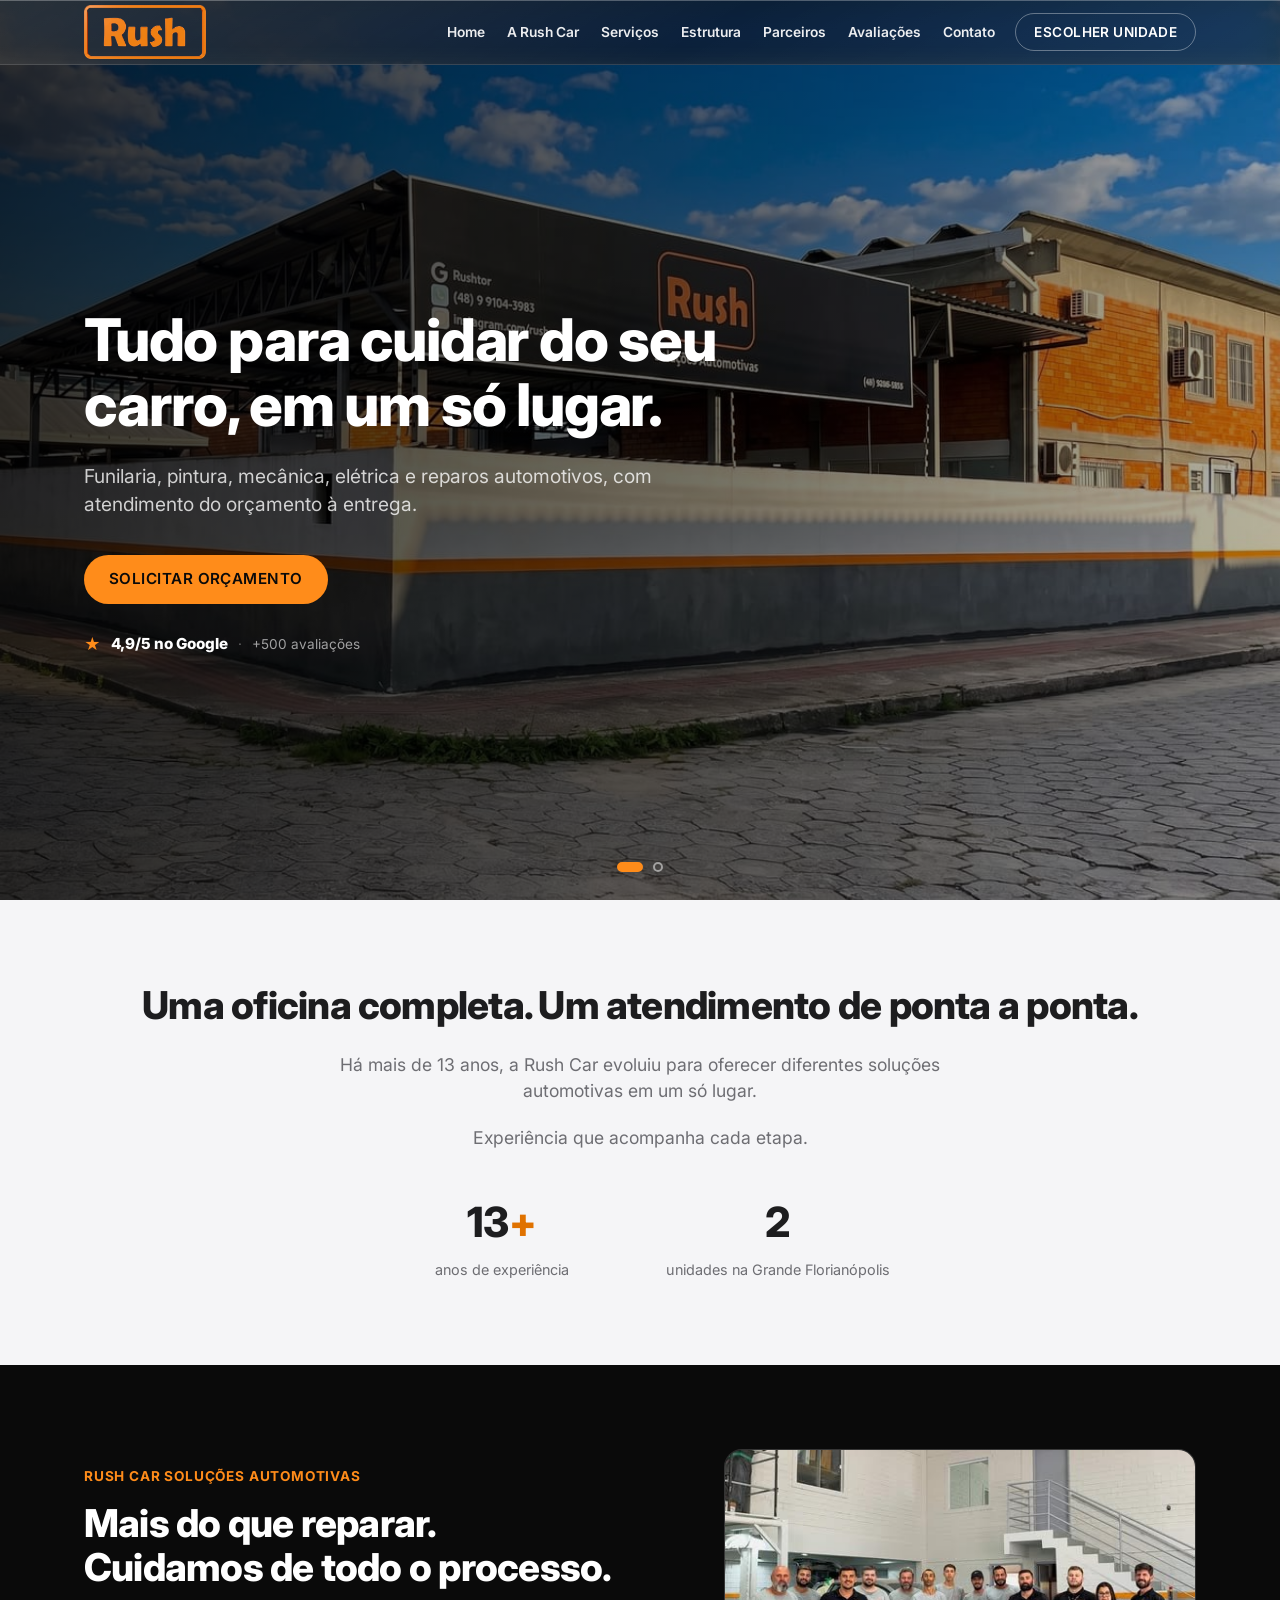
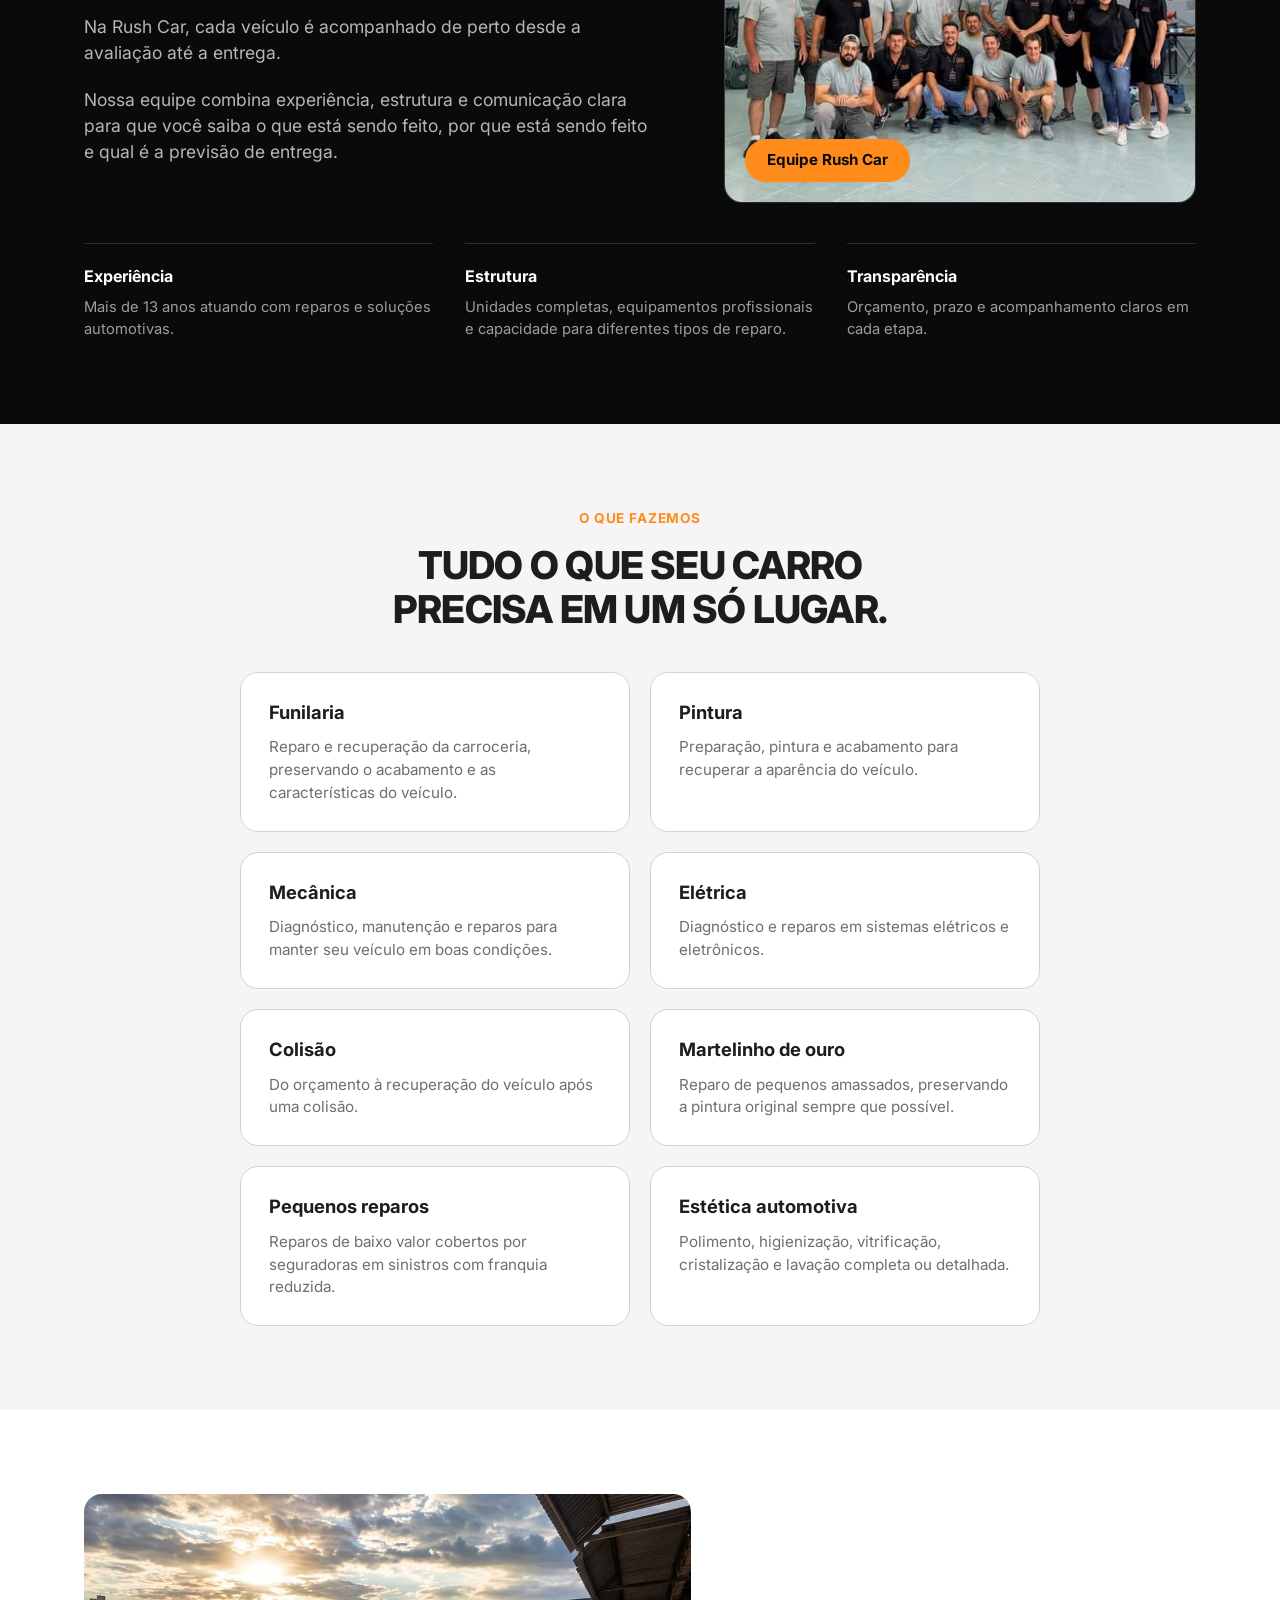
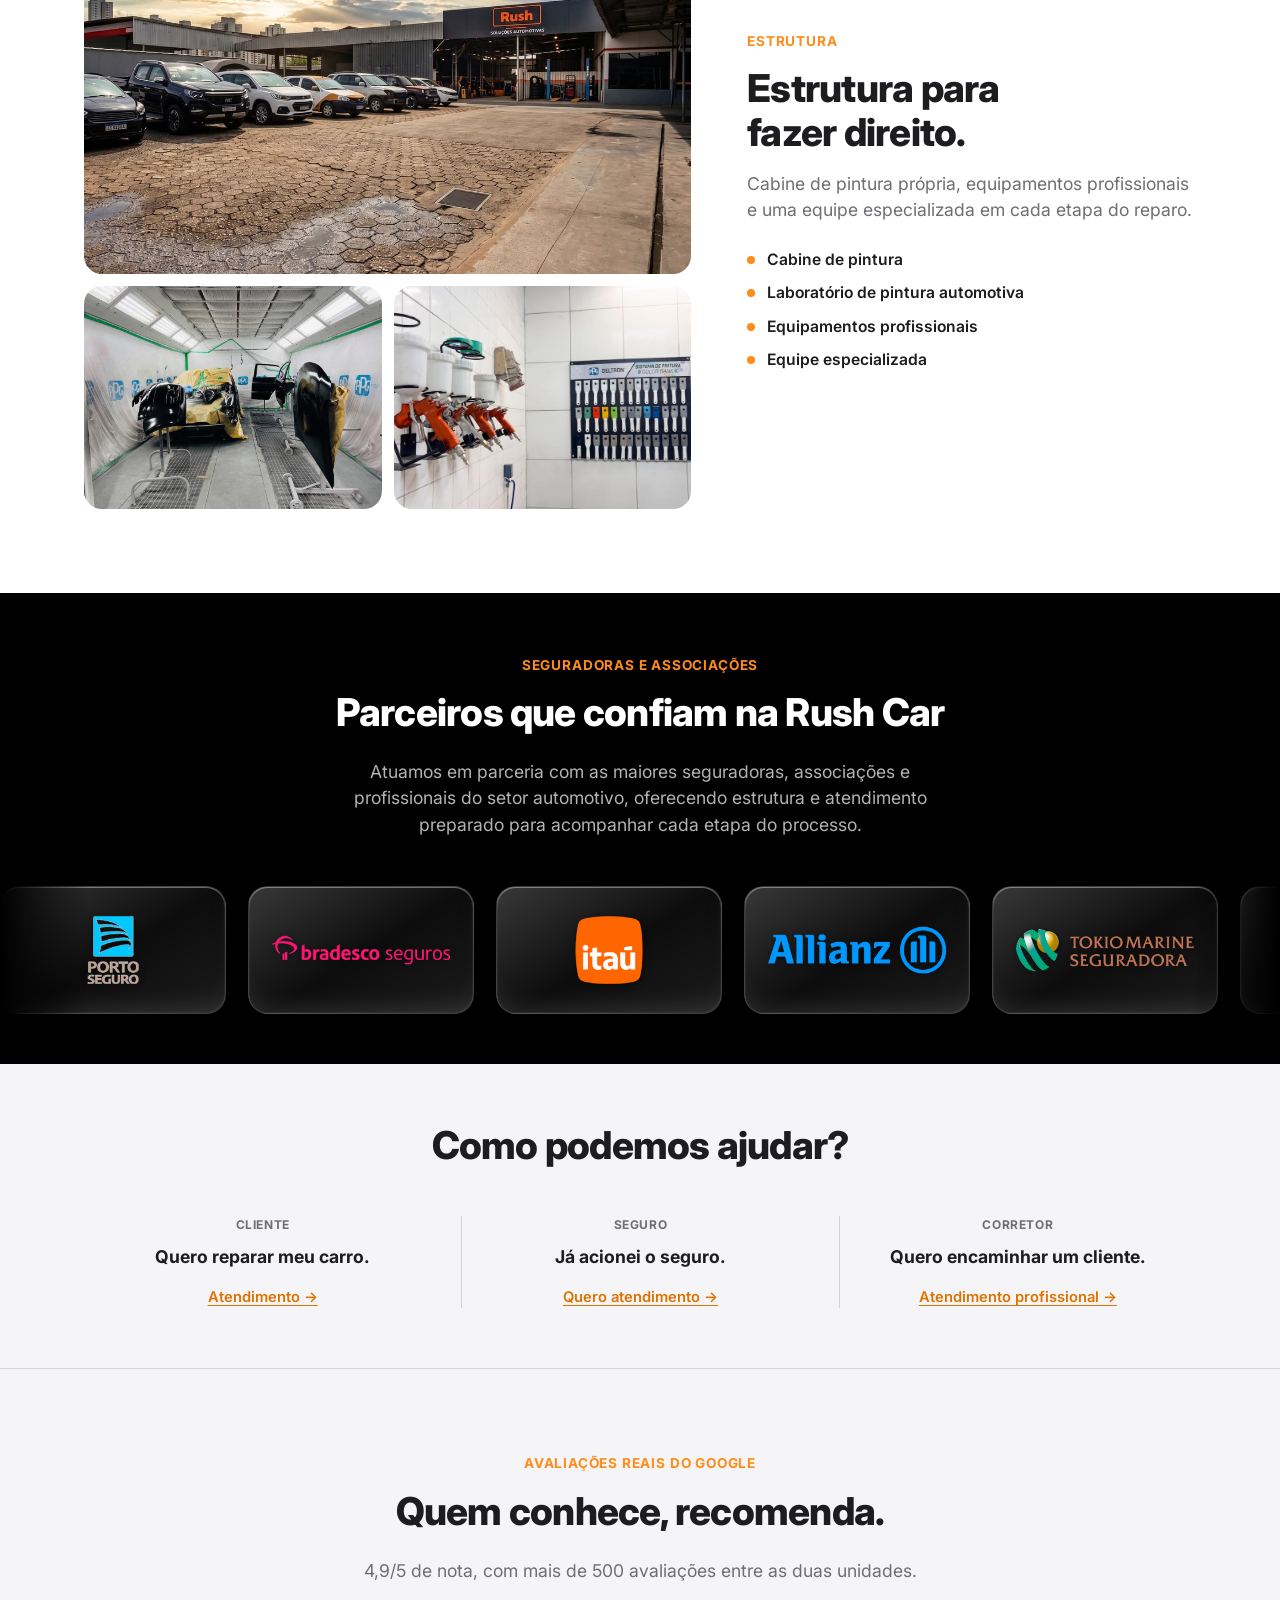
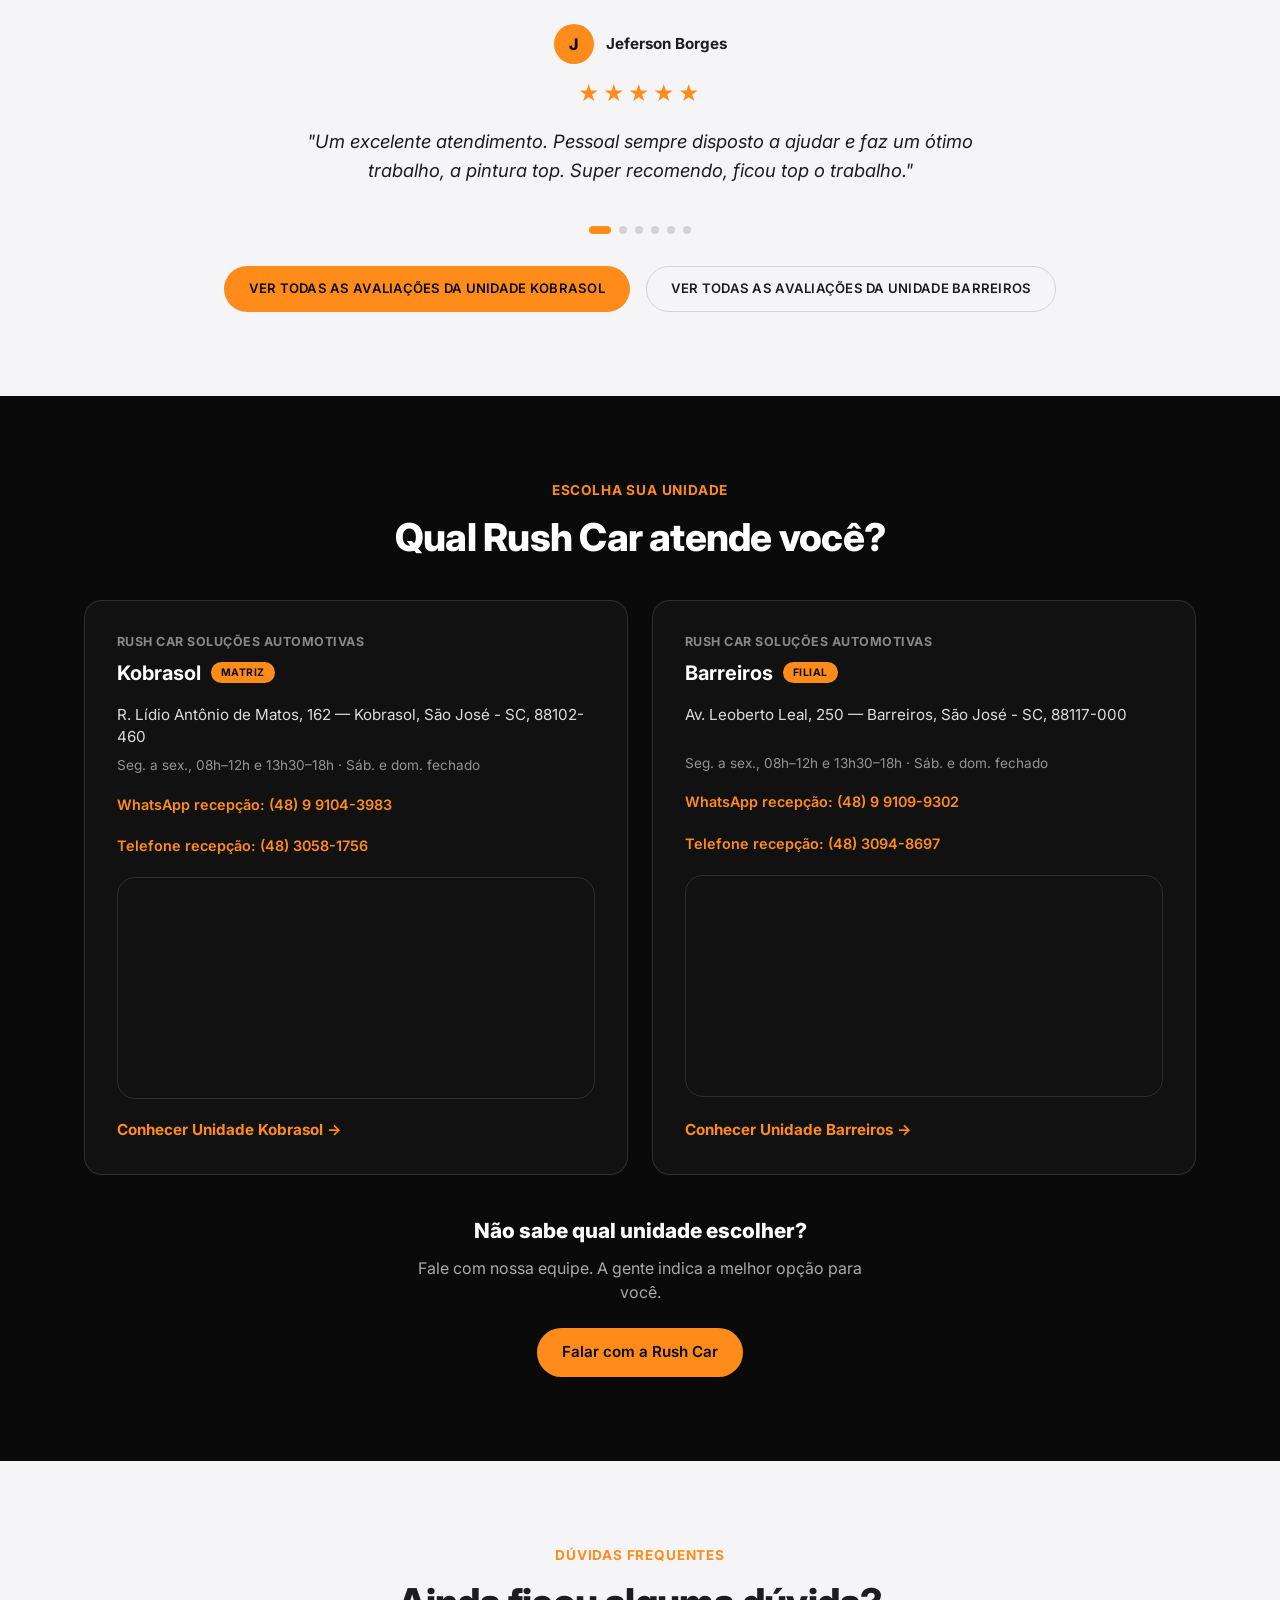
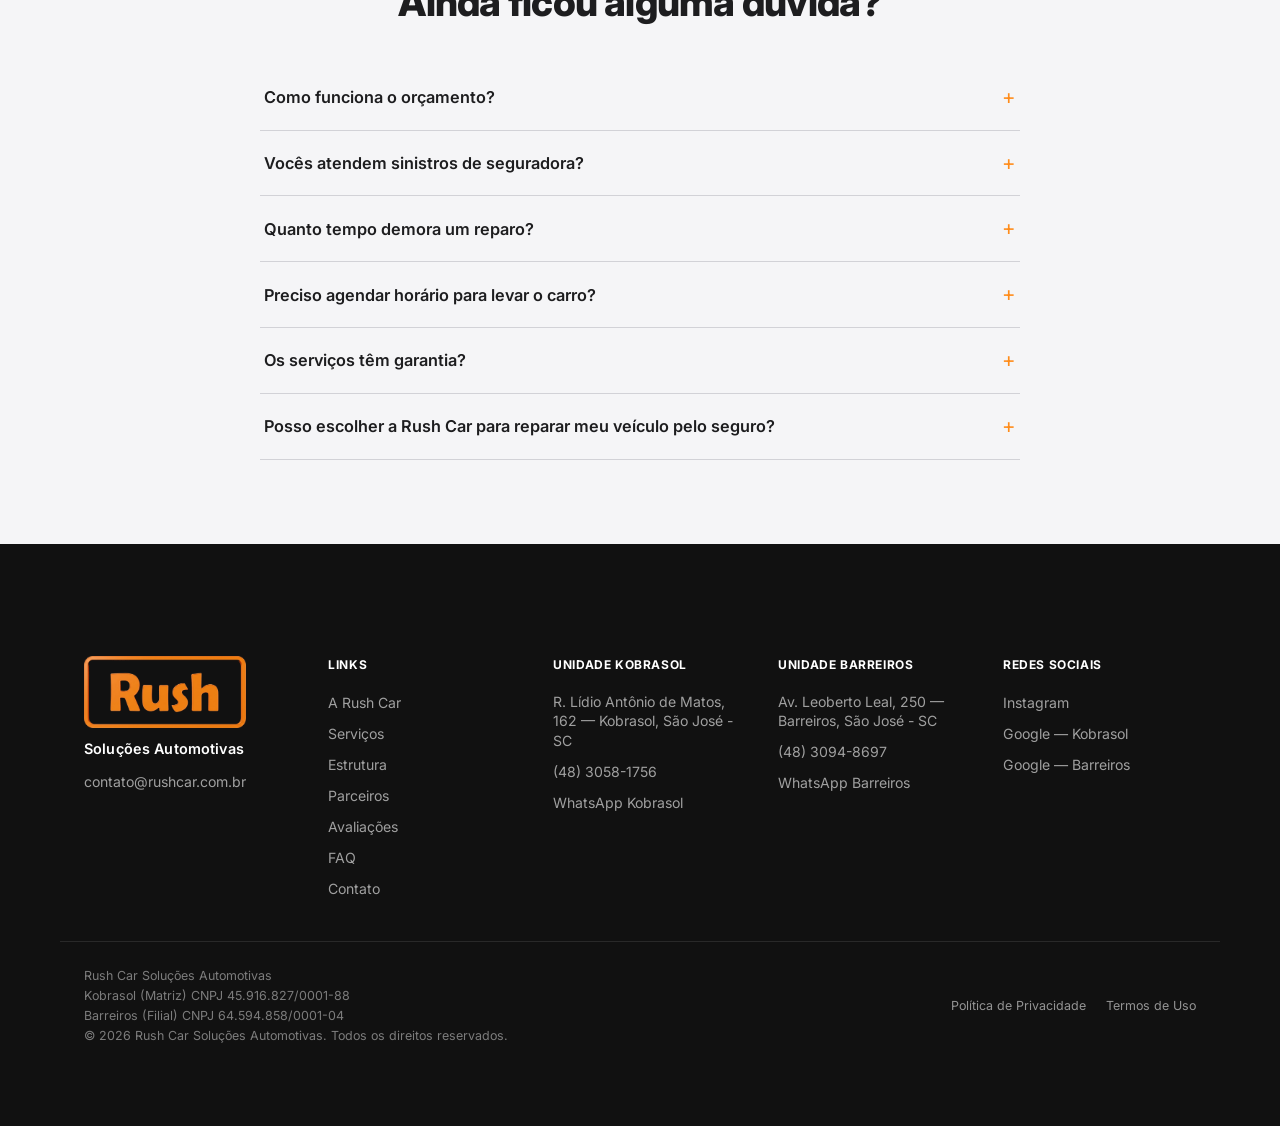
<file: index.html>
<!DOCTYPE html>
<html lang="pt-BR">
<head>
<meta charset="UTF-8">
<meta name="viewport" content="width=device-width, initial-scale=1.0">
<title>Rush Car | Funilaria e Pintura em São José</title>
<meta name="description" content="Funilaria, pintura, mecânica e reparos automotivos em São José - SC. Mais de 13 anos de experiência, 2 unidades e atendimento completo do orçamento à entrega.">

<link rel="icon" href="assets/img/favicon/favicon.ico" sizes="any">
<link rel="icon" type="image/png" sizes="32x32" href="assets/img/favicon/favicon-32x32.png">
<link rel="icon" type="image/png" sizes="16x16" href="assets/img/favicon/favicon-16x16.png">
<link rel="icon" type="image/png" sizes="192x192" href="assets/img/favicon/favicon-192.png">
<link rel="apple-touch-icon" href="assets/img/favicon/apple-touch-icon.png">

<link rel="preload" as="image" href="assets/img/kobrasol-02.jpg" fetchpriority="high">

<meta property="og:type" content="website">
<meta property="og:site_name" content="Rush Car Soluções Automotivas">
<meta property="og:title" content="Rush Car Soluções Automotivas">
<meta property="og:description" content="Funilaria, pintura, mecânica e reparos automotivos em São José - SC.">
<meta property="og:image" content="https://rushsolucoesautomotivas.com.br/assets/img/og-image.jpg">
<meta property="og:url" content="https://rushsolucoesautomotivas.com.br/">
<meta property="og:locale" content="pt_BR">
<meta name="twitter:card" content="summary_large_image">
<meta name="twitter:title" content="Rush Car Soluções Automotivas">
<meta name="twitter:description" content="Funilaria, pintura, mecânica e reparos automotivos em São José - SC.">
<meta name="twitter:image" content="https://rushsolucoesautomotivas.com.br/assets/img/og-image.jpg">

<link rel="canonical" href="https://rushsolucoesautomotivas.com.br/">

<script type="application/ld+json">
{
  "@context": "https://schema.org",
  "@graph": [
    {
      "@type": "Organization",
      "@id": "https://rushsolucoesautomotivas.com.br/#org",
      "name": "Rush Car Soluções Automotivas",
      "url": "https://rushsolucoesautomotivas.com.br/",
      "logo": "https://rushsolucoesautomotivas.com.br/assets/img/logo-rush.png",
      "sameAs": ["https://www.instagram.com/rushsolucoesautomotivas/"]
    },
    {
      "@type": "WebSite",
      "@id": "https://rushsolucoesautomotivas.com.br/#website",
      "url": "https://rushsolucoesautomotivas.com.br/",
      "name": "Rush Car Soluções Automotivas",
      "inLanguage": "pt-BR",
      "publisher": { "@id": "https://rushsolucoesautomotivas.com.br/#org" }
    },
    {
      "@type": "AutoRepair",
      "@id": "https://rushsolucoesautomotivas.com.br/#kobrasol",
      "name": "Rush Car Soluções Automotivas — Kobrasol (Matriz)",
      "url": "https://rushsolucoesautomotivas.com.br/kobrasol",
      "image": "https://rushsolucoesautomotivas.com.br/assets/img/og-image.jpg",
      "telephone": "+554830581756",
      "priceRange": "$$",
      "parentOrganization": { "@id": "https://rushsolucoesautomotivas.com.br/#org" },
      "address": {
        "@type": "PostalAddress",
        "streetAddress": "R. Lídio Antônio de Matos, 162 — Kobrasol",
        "addressLocality": "São José",
        "addressRegion": "SC",
        "postalCode": "88102-460",
        "addressCountry": "BR"
      },
      "geo": { "@type": "GeoCoordinates", "latitude": "-27.5987513", "longitude": "-48.6192281" },
      "hasMap": "https://www.google.com/maps?q=R.+L%C3%ADdio+Ant%C3%B4nio+de+Matos%2C+162+-+Kobrasol%2C+S%C3%A3o+Jos%C3%A9+-+SC%2C+88102-460",
      "openingHoursSpecification": [
        { "@type": "OpeningHoursSpecification", "dayOfWeek": ["Monday","Tuesday","Wednesday","Thursday","Friday"], "opens": "08:00", "closes": "12:00" },
        { "@type": "OpeningHoursSpecification", "dayOfWeek": ["Monday","Tuesday","Wednesday","Thursday","Friday"], "opens": "13:30", "closes": "18:00" }
      ],
      "areaServed": "Grande Florianópolis",
      "sameAs": [
        "https://www.instagram.com/rushsolucoesautomotivas/",
        "https://share.google/cpI7WJnzD7hsyXWhy"
      ],
      "aggregateRating": {
        "@type": "AggregateRating",
        "ratingValue": "4.9",
        "reviewCount": "500"
      }
    },
    {
      "@type": "AutoRepair",
      "@id": "https://rushsolucoesautomotivas.com.br/#barreiros",
      "name": "Rush Car Soluções Automotivas — Barreiros (Filial)",
      "url": "https://rushsolucoesautomotivas.com.br/barreiros",
      "image": "https://rushsolucoesautomotivas.com.br/assets/img/og-image.jpg",
      "priceRange": "$$",
      "parentOrganization": { "@id": "https://rushsolucoesautomotivas.com.br/#org" },
      "address": {
        "@type": "PostalAddress",
        "streetAddress": "Av. Leoberto Leal, 250 — Barreiros",
        "addressLocality": "São José",
        "addressRegion": "SC",
        "postalCode": "88117-000",
        "addressCountry": "BR"
      },
      "geo": { "@type": "GeoCoordinates", "latitude": "-27.5658885", "longitude": "-48.6127535" },
      "hasMap": "https://www.google.com/maps?q=Av.+Leoberto+Leal%2C+250+-+Barreiros%2C+S%C3%A3o+Jos%C3%A9+-+SC%2C+88117-000",
      "openingHoursSpecification": [
        { "@type": "OpeningHoursSpecification", "dayOfWeek": ["Monday","Tuesday","Wednesday","Thursday","Friday"], "opens": "08:00", "closes": "12:00" },
        { "@type": "OpeningHoursSpecification", "dayOfWeek": ["Monday","Tuesday","Wednesday","Thursday","Friday"], "opens": "13:30", "closes": "18:00" }
      ],
      "areaServed": "Grande Florianópolis",
      "sameAs": [
        "https://www.instagram.com/rushsolucoesautomotivas/",
        "https://share.google/x55Dyt7lqJxZcRBEA"
      ]
    }
  ]
}
</script>

<link rel="preconnect" href="https://fonts.googleapis.com">
<link rel="preconnect" href="https://fonts.gstatic.com" crossorigin>
<link href="https://fonts.googleapis.com/css2?family=Inter:wght@400;500;600;700;800&display=swap" rel="stylesheet">
<link rel="stylesheet" href="assets/css/style.css">
</head>
<body>

<!-- ===== HEADER ===== -->
<header class="site-header" id="header">
  <div class="container header-inner">
    <a href="#top" class="logo">
      <img src="assets/img/logo-rush.png" alt="Rush Car Soluções Automotivas" class="logo-img" width="900" height="399">
    </a>

    <nav class="main-nav" id="main-nav">
      <a href="#top">Home</a>
      <a href="#sobre">A Rush Car</a>
      <a href="#servicos">Serviços</a>
      <a href="#estrutura">Estrutura</a>
      <a href="#parceiros">Parceiros</a>
      <a href="#avaliacoes">Avaliações</a>
      <a href="#contato">Contato</a>
    </nav>

    <a href="#unidades" class="btn btn-small btn-outline-light header-cta">Escolher unidade</a>

    <button class="nav-toggle" id="nav-toggle" aria-label="Abrir menu" aria-expanded="false">
      <span></span><span></span><span></span>
    </button>
  </div>
</header>

<main id="top">

  <!-- ===== HERO ===== -->
  <section class="hero-carousel" id="hero-carousel">
    <div class="hero-slide is-active" data-slide="0">
      <div class="hero-slide-bg hero-slide-bg--kobrasol" style="background-image:url('assets/img/kobrasol-02.jpg'), linear-gradient(135deg, #0a0a0a 0%, #241100 55%, #7a3d00 100%)"></div>
    </div>
    <div class="hero-slide" data-slide="1">
      <div class="hero-slide-bg hero-slide-bg--barreiros" style="background-image:url('assets/img/header-02.jpg'), linear-gradient(135deg, #0a0a0a 0%, #1a1a1a 55%, #4a2900 100%)"></div>
    </div>

    <div class="container hero-content reveal">
      <h1>Tudo para cuidar do seu carro, em um só lugar.</h1>
      <p class="hero-sub">Funilaria, pintura, mecânica, elétrica e reparos automotivos, com atendimento do orçamento à entrega.</p>
      <div class="hero-actions">
        <a href="https://wa.me/5548991043983?text=Ol%C3%A1!%20Gostaria%20de%20solicitar%20um%20or%C3%A7amento." class="btn btn-accent" target="_blank" rel="noopener">Solicitar orçamento</a>
      </div>
      <div class="hero-rating">
        <span class="hero-rating-stars" aria-hidden="true">★</span>
        <span class="hero-rating-score">4,9/5 no Google</span>
        <span class="hero-rating-count">+500 avaliações</span>
      </div>
    </div>

    <div class="hero-dots" id="hero-dots">
      <button class="hero-dot is-active" data-slide-index="0" aria-label="Foto 1"></button>
      <button class="hero-dot" data-slide-index="1" aria-label="Foto 2"></button>
    </div>
  </section>

  <!-- ===== POSICIONAMENTO ===== -->
  <section class="section section-alt section-positioning">
    <div class="container reveal">
      <h2 class="center">Uma oficina completa. Um atendimento de ponta a ponta.</h2>
      <p class="lead center max-w">Há mais de 13 anos, a Rush Car evoluiu para oferecer diferentes soluções automotivas em um só lugar.</p>
      <p class="lead center max-w">Experiência que acompanha cada etapa.</p>

      <div class="positioning-stats positioning-stats-2">
        <div class="stat">
          <span class="stat-number-row"><span class="stat-number" data-count="13">0</span><span class="stat-suffix">+</span></span>
          <span class="stat-label">anos de experiência</span>
        </div>
        <div class="stat">
          <span class="stat-number-row"><span class="stat-number" data-count="2">0</span></span>
          <span class="stat-label">unidades na Grande Florianópolis</span>
        </div>
      </div>
    </div>
  </section>

  <!-- ===== QUEM SOMOS ===== -->
  <section id="sobre" class="section section-dark">
    <div class="container split reveal">
      <div class="split-text">
        <p class="eyebrow">Rush Car Soluções Automotivas</p>
        <h2>Mais do que reparar. Cuidamos de todo o processo.</h2>
        <p class="lead">Na Rush Car, cada veículo é acompanhado de perto desde a avaliação até a entrega.</p>
        <p class="lead">Nossa equipe combina experiência, estrutura e comunicação clara para que você saiba o que está sendo feito, por que está sendo feito e qual é a previsão de entrega.</p>
      </div>
      <div class="split-visual">
        <div class="visual-card visual-card-photo">
          <img src="assets/img/equipe-rush-car.jpg" alt="Equipe Rush Car Soluções Automotivas" width="482" height="640">
          <div class="visual-badge">Equipe Rush Car</div>
        </div>
      </div>
    </div>

    <div class="container reveal">
      <div class="plain-line-grid">
        <div class="plain-line-item">
          <h3>Experiência</h3>
          <p>Mais de 13 anos atuando com reparos e soluções automotivas.</p>
        </div>
        <div class="plain-line-item">
          <h3>Estrutura</h3>
          <p>Unidades completas, equipamentos profissionais e capacidade para diferentes tipos de reparo.</p>
        </div>
        <div class="plain-line-item">
          <h3>Transparência</h3>
          <p>Orçamento, prazo e acompanhamento claros em cada etapa.</p>
        </div>
      </div>
    </div>
  </section>

  <!-- ===== SERVIÇOS ===== -->
  <section id="servicos" class="section section-alt">
    <div class="container reveal">
      <p class="eyebrow center">O que fazemos</p>
      <h2 class="center services-headline">Tudo o que seu carro precisa em um só lugar.</h2>

      <div class="cards-grid cards-grid-2">
        <article class="card">
          <h3>Funilaria</h3>
          <p>Reparo e recuperação da carroceria, preservando o acabamento e as características do veículo.</p>
        </article>
        <article class="card">
          <h3>Pintura</h3>
          <p>Preparação, pintura e acabamento para recuperar a aparência do veículo.</p>
        </article>
        <article class="card">
          <h3>Mecânica</h3>
          <p>Diagnóstico, manutenção e reparos para manter seu veículo em boas condições.</p>
        </article>
        <article class="card">
          <h3>Elétrica</h3>
          <p>Diagnóstico e reparos em sistemas elétricos e eletrônicos.</p>
        </article>
        <article class="card">
          <h3>Colisão</h3>
          <p>Do orçamento à recuperação do veículo após uma colisão.</p>
        </article>
        <article class="card">
          <h3>Martelinho de ouro</h3>
          <p>Reparo de pequenos amassados, preservando a pintura original sempre que possível.</p>
        </article>
        <article class="card">
          <h3>Pequenos reparos</h3>
          <p>Reparos de baixo valor cobertos por seguradoras em sinistros com franquia reduzida.</p>
        </article>
        <article class="card">
          <h3>Estética automotiva</h3>
          <p>Polimento, higienização, vitrificação, cristalização e lavação completa ou detalhada.</p>
        </article>
      </div>
    </div>
  </section>

  <!-- ===== NOSSA ESTRUTURA ===== -->
  <section id="estrutura" class="section">
    <div class="container reveal">
      <div class="structure-layout">
        <div class="structure-photos">
          <div class="structure-photo-main">
            <img src="assets/img/estrutura-01.jpg" alt="Unidade da Rush Car ao entardecer, com pátio de clientes e área de atendimento" loading="lazy" width="1600" height="1451">
          </div>
          <div class="structure-photo-sub">
            <img src="assets/img/estrutura-02.jpg" alt="Cabine de pintura da Rush Car com peças de um veículo em processo" loading="lazy" width="1000" height="750">
          </div>
          <div class="structure-photo-sub">
            <img src="assets/img/estrutura-03.jpg" alt="Sala de preparação de tintas com pistolas e sistema PPG Deltron Color Bank" loading="lazy" width="1000" height="559">
          </div>
        </div>
        <div class="structure-text">
          <p class="eyebrow">Estrutura</p>
          <h2>Estrutura para fazer direito.</h2>
          <p class="lead">Cabine de pintura própria, equipamentos profissionais e uma equipe especializada em cada etapa do reparo.</p>
          <ul class="plain-list">
            <li>Cabine de pintura</li>
            <li>Laboratório de pintura automotiva</li>
            <li>Equipamentos profissionais</li>
            <li>Equipe especializada</li>
          </ul>
        </div>
      </div>
    </div>
  </section>

  <!-- ===== SEGURADORAS & ASSOCIAÇÕES (loop) ===== -->
  <section id="parceiros" class="section section-partners">
    <div class="container reveal">
      <p class="eyebrow center">Seguradoras e associações</p>
      <h2 class="center">Parceiros que confiam na Rush Car</h2>
      <p class="lead center max-w">
        Atuamos em parceria com as maiores seguradoras, associações e
        profissionais do setor automotivo, oferecendo estrutura e
        atendimento preparado para acompanhar cada etapa do processo.
      </p>
    </div>
    <div class="marquee">
      <div class="marquee-track" id="marquee-track">
        <span class="marquee-item"><img src="assets/img/seguradoras/porto-seguro.png" alt="Porto Seguro" loading="eager" decoding="async"></span>
        <span class="marquee-item"><img src="assets/img/seguradoras/bradesco-seguros.png" alt="Bradesco Seguros" loading="eager" decoding="async"></span>
        <span class="marquee-item"><img src="assets/img/seguradoras/itau-seguros.png" alt="Itaú Seguros" loading="eager" decoding="async"></span>
        <span class="marquee-item"><img src="assets/img/seguradoras/allianz.png" alt="Allianz" loading="eager" decoding="async"></span>
        <span class="marquee-item"><img src="assets/img/seguradoras/tokio-marine.png" alt="Tokio Marine" loading="eager" decoding="async"></span>
        <span class="marquee-item"><img src="assets/img/seguradoras/hdi-seguros.png" alt="HDI Seguros" loading="eager" decoding="async"></span>
        <span class="marquee-item"><img src="assets/img/seguradoras/zurich.png" alt="Zurich" loading="eager" decoding="async"></span>
        <span class="marquee-item"><img src="assets/img/seguradoras/mitsui-sumitomo-seguros.png" alt="Mitsui Sumitomo Seguros" loading="eager" decoding="async"></span>
        <span class="marquee-item"><img src="assets/img/seguradoras/santander-seguros.png" alt="Santander Seguros" loading="eager" decoding="async"></span>
        <span class="marquee-item"><img src="assets/img/seguradoras/azul-seguros.png" alt="Azul Seguros" loading="eager" decoding="async"></span>
        <span class="marquee-item"><img src="assets/img/seguradoras/axa-seguros.png" alt="AXA Seguros" loading="eager" decoding="async"></span>
        <span class="marquee-item"><img src="assets/img/seguradoras/suica-seguradora.png" alt="Suíça Seguradora" loading="eager" decoding="async"></span>
        <span class="marquee-item"><img src="assets/img/seguradoras/yelum-seguros.png" alt="Yelum Seguros" loading="eager" decoding="async"></span>
        <span class="marquee-item"><img src="assets/img/seguradoras/loovi-seguros.png" alt="Loovi Seguros" loading="eager" decoding="async"></span>
        <span class="marquee-item"><img src="assets/img/seguradoras/gente-seguradora.png" alt="Gente Seguradora" loading="eager" decoding="async"></span>
        <span class="marquee-item"><img src="assets/img/seguradoras/pier-seguros.png" alt="Pier Seguros" loading="eager" decoding="async"></span>
        <span class="marquee-item"><img src="assets/img/seguradoras/litoranea.png" alt="Litorânea" loading="eager" decoding="async"></span>
        <span class="marquee-item"><img src="assets/img/seguradoras/anasc.png" alt="ANASC" loading="eager" decoding="async"></span>
        <span class="marquee-item"><img src="assets/img/seguradoras/aars.png" alt="AARS" loading="eager" decoding="async"></span>
        <span class="marquee-item"><img src="assets/img/seguradoras/a-gaucha-protecao-veicular.png" alt="A Gaúcha Proteção Veicular" loading="eager" decoding="async"></span>
        <span class="marquee-item"><img src="assets/img/seguradoras/agv.png" alt="AGV" loading="eager" decoding="async"></span>
        <span class="marquee-item"><img src="assets/img/seguradoras/continental.png" alt="Continental" loading="eager" decoding="async"></span>
        <span class="marquee-item"><img src="assets/img/seguradoras/prosul.png" alt="Prosul" loading="eager" decoding="async"></span>
        <span class="marquee-item"><img src="assets/img/seguradoras/real-vale.png" alt="Real Vale" loading="eager" decoding="async"></span>
        <span class="marquee-item"><img src="assets/img/seguradoras/star.png" alt="Star" loading="eager" decoding="async"></span>
        <span class="marquee-item"><img src="assets/img/seguradoras/bem-protege.png" alt="Bem Protege" loading="eager" decoding="async"></span>
        <span class="marquee-item"><img src="assets/img/seguradoras/maxpar.png" alt="Maxpar" loading="eager" decoding="async"></span>
        <!-- duplicado para loop contínuo -->
        <span class="marquee-item" aria-hidden="true"><img src="assets/img/seguradoras/porto-seguro.png" alt="" loading="eager" decoding="async"></span>
        <span class="marquee-item" aria-hidden="true"><img src="assets/img/seguradoras/bradesco-seguros.png" alt="" loading="eager" decoding="async"></span>
        <span class="marquee-item" aria-hidden="true"><img src="assets/img/seguradoras/itau-seguros.png" alt="" loading="eager" decoding="async"></span>
        <span class="marquee-item" aria-hidden="true"><img src="assets/img/seguradoras/allianz.png" alt="" loading="eager" decoding="async"></span>
        <span class="marquee-item" aria-hidden="true"><img src="assets/img/seguradoras/tokio-marine.png" alt="" loading="eager" decoding="async"></span>
        <span class="marquee-item" aria-hidden="true"><img src="assets/img/seguradoras/hdi-seguros.png" alt="" loading="eager" decoding="async"></span>
        <span class="marquee-item" aria-hidden="true"><img src="assets/img/seguradoras/zurich.png" alt="" loading="eager" decoding="async"></span>
        <span class="marquee-item" aria-hidden="true"><img src="assets/img/seguradoras/mitsui-sumitomo-seguros.png" alt="" loading="eager" decoding="async"></span>
        <span class="marquee-item" aria-hidden="true"><img src="assets/img/seguradoras/santander-seguros.png" alt="" loading="eager" decoding="async"></span>
        <span class="marquee-item" aria-hidden="true"><img src="assets/img/seguradoras/azul-seguros.png" alt="" loading="eager" decoding="async"></span>
        <span class="marquee-item" aria-hidden="true"><img src="assets/img/seguradoras/axa-seguros.png" alt="" loading="eager" decoding="async"></span>
        <span class="marquee-item" aria-hidden="true"><img src="assets/img/seguradoras/suica-seguradora.png" alt="" loading="eager" decoding="async"></span>
        <span class="marquee-item" aria-hidden="true"><img src="assets/img/seguradoras/yelum-seguros.png" alt="" loading="eager" decoding="async"></span>
        <span class="marquee-item" aria-hidden="true"><img src="assets/img/seguradoras/loovi-seguros.png" alt="" loading="eager" decoding="async"></span>
        <span class="marquee-item" aria-hidden="true"><img src="assets/img/seguradoras/gente-seguradora.png" alt="" loading="eager" decoding="async"></span>
        <span class="marquee-item" aria-hidden="true"><img src="assets/img/seguradoras/pier-seguros.png" alt="" loading="eager" decoding="async"></span>
        <span class="marquee-item" aria-hidden="true"><img src="assets/img/seguradoras/litoranea.png" alt="" loading="eager" decoding="async"></span>
        <span class="marquee-item" aria-hidden="true"><img src="assets/img/seguradoras/anasc.png" alt="" loading="eager" decoding="async"></span>
        <span class="marquee-item" aria-hidden="true"><img src="assets/img/seguradoras/aars.png" alt="" loading="eager" decoding="async"></span>
        <span class="marquee-item" aria-hidden="true"><img src="assets/img/seguradoras/a-gaucha-protecao-veicular.png" alt="" loading="eager" decoding="async"></span>
        <span class="marquee-item" aria-hidden="true"><img src="assets/img/seguradoras/agv.png" alt="" loading="eager" decoding="async"></span>
        <span class="marquee-item" aria-hidden="true"><img src="assets/img/seguradoras/continental.png" alt="" loading="eager" decoding="async"></span>
        <span class="marquee-item" aria-hidden="true"><img src="assets/img/seguradoras/prosul.png" alt="" loading="eager" decoding="async"></span>
        <span class="marquee-item" aria-hidden="true"><img src="assets/img/seguradoras/real-vale.png" alt="" loading="eager" decoding="async"></span>
        <span class="marquee-item" aria-hidden="true"><img src="assets/img/seguradoras/star.png" alt="" loading="eager" decoding="async"></span>
        <span class="marquee-item" aria-hidden="true"><img src="assets/img/seguradoras/bem-protege.png" alt="" loading="eager" decoding="async"></span>
        <span class="marquee-item" aria-hidden="true"><img src="assets/img/seguradoras/maxpar.png" alt="" loading="eager" decoding="async"></span>
      </div>
    </div>
  </section>

  <!-- ===== PARA QUEM É A RUSH CAR ===== -->
  <section class="section section-alt section-compact">
    <div class="container reveal">
      <h2 class="center">Como podemos ajudar?</h2>
      <div class="help-grid">
        <div class="help-col">
          <p class="help-label">Cliente</p>
          <p class="help-text">Quero reparar meu carro.</p>
          <a href="https://wa.me/5548991043983?text=Ol%C3%A1!%20Quero%20or%C3%A7ar%20meu%20carro." class="help-link" target="_blank" rel="noopener">Atendimento →</a>
        </div>
        <div class="help-col">
          <p class="help-label">Seguro</p>
          <p class="help-text">Já acionei o seguro.</p>
          <a href="https://wa.me/5548991043983?text=Ol%C3%A1!%20Acionei%20o%20seguro%20e%20preciso%20resolver%20um%20sinistro." class="help-link" target="_blank" rel="noopener">Quero atendimento →</a>
        </div>
        <div class="help-col">
          <p class="help-label">Corretor</p>
          <p class="help-text">Quero encaminhar um cliente.</p>
          <a href="https://wa.me/5548991043983?text=Ol%C3%A1!%20Sou%20corretor%20e%20preciso%20encaminhar%20um%20ve%C3%ADculo." class="help-link" target="_blank" rel="noopener">Atendimento profissional →</a>
        </div>
      </div>
    </div>
  </section>

  <!-- ===== DEPOIMENTOS ===== -->
  <section id="avaliacoes" class="section section-alt">
    <div class="container reveal">
      <p class="eyebrow center">Avaliações reais do Google</p>
      <h2 class="center">Quem conhece, recomenda.</h2>
      <p class="lead center">4,9/5 de nota, com mais de 500 avaliações entre as duas unidades.</p>

      <div class="testimonial-carousel" id="testimonial-carousel">
        <div class="testimonial-slide is-active">
          <div class="testimonial-head">
            <span class="testimonial-avatar">J</span>
            <span class="testimonial-name">Jeferson Borges</span>
          </div>
          <div class="testimonial-stars" aria-hidden="true">★★★★★</div>
          <p class="testimonial-quote">"Um excelente atendimento. Pessoal sempre disposto a ajudar e faz um ótimo trabalho, a pintura top. Super recomendo, ficou top o trabalho."</p>
        </div>
        <div class="testimonial-slide">
          <div class="testimonial-head">
            <span class="testimonial-avatar">J</span>
            <span class="testimonial-name">Juliana Avila</span>
          </div>
          <div class="testimonial-stars" aria-hidden="true">★★★★★</div>
          <p class="testimonial-quote">"Atendimento excelente! Uma empresa que transmite confiança e respeito. Tudo foi feito conforme o combinado, com muita transparência e um serviço de alta qualidade. Fiquei muito satisfeita e com certeza voltarei a recomendar!"</p>
        </div>
        <div class="testimonial-slide">
          <div class="testimonial-head">
            <span class="testimonial-avatar">S</span>
            <span class="testimonial-name">Solange Mena</span>
          </div>
          <div class="testimonial-stars" aria-hidden="true">★★★★★</div>
          <p class="testimonial-quote">"Atendimento impecável, feito toda a lataria do carro, Ford Ka vermelho 2016, ficou como novo, preço justo, podem confiar. Parabéns!!!"</p>
        </div>
        <div class="testimonial-slide">
          <div class="testimonial-head">
            <span class="testimonial-avatar">D</span>
            <span class="testimonial-name">Douglas Nelzo Pereira</span>
          </div>
          <div class="testimonial-stars" aria-hidden="true">★★★★★</div>
          <p class="testimonial-quote">"Excelente qualidade do serviço, fui muito bem atendido pela recepção que tirou todas as dúvidas. O atendimento foi diferenciado, ganhou mais um cliente. Serviço de qualidade, passou confiança."</p>
        </div>
        <div class="testimonial-slide">
          <div class="testimonial-head">
            <span class="testimonial-avatar">G</span>
            <span class="testimonial-name">Guilherme S. de Andrade</span>
          </div>
          <div class="testimonial-stars" aria-hidden="true">★★★★★</div>
          <p class="testimonial-quote">"Serviço da mais alta qualidade, preço justo e pessoal altamente confiável! Recomendo demais!"</p>
        </div>
        <div class="testimonial-slide">
          <div class="testimonial-head">
            <span class="testimonial-avatar">J</span>
            <span class="testimonial-name">Joel Fortes</span>
          </div>
          <div class="testimonial-stars" aria-hidden="true">★★★★★</div>
          <p class="testimonial-quote">"Empresa séria e competente, com profissionais excelentes. Só agradecer pelo trabalho bem feito no meu carro. Serviço de primeira qualidade."</p>
        </div>
      </div>
      <div class="testimonial-dots" id="testimonial-dots">
        <button class="testimonial-dot is-active" data-testimonial-index="0" aria-label="Avaliação 1"></button>
        <button class="testimonial-dot" data-testimonial-index="1" aria-label="Avaliação 2"></button>
        <button class="testimonial-dot" data-testimonial-index="2" aria-label="Avaliação 3"></button>
        <button class="testimonial-dot" data-testimonial-index="3" aria-label="Avaliação 4"></button>
        <button class="testimonial-dot" data-testimonial-index="4" aria-label="Avaliação 5"></button>
        <button class="testimonial-dot" data-testimonial-index="5" aria-label="Avaliação 6"></button>
      </div>
      <div class="testimonial-buttons">
        <a href="https://share.google/cpI7WJnzD7hsyXWhy" target="_blank" rel="noopener" class="btn btn-accent">Ver todas as avaliações da Unidade Kobrasol</a>
        <a href="https://share.google/x55Dyt7lqJxZcRBEA" target="_blank" rel="noopener" class="btn btn-ghost">Ver todas as avaliações da Unidade Barreiros</a>
      </div>
    </div>
  </section>

  <!-- ===== LOCALIZAÇÃO ===== -->
  <section id="unidades" class="section section-dark">
    <div class="container reveal">
      <p class="eyebrow center">Escolha sua unidade</p>
      <h2 class="center">Qual Rush Car atende você?</h2>

      <div class="locations-grid">
        <article class="location-card">
          <p class="location-brand">Rush Car Soluções Automotivas</p>
          <h3>Kobrasol <span class="unit-tag">Matriz</span></h3>
          <p class="location-address">R. Lídio Antônio de Matos, 162 — Kobrasol, São José - SC, 88102-460</p>
          <p class="unit-hours">Seg. a sex., 08h–12h e 13h30–18h · Sáb. e dom. fechado</p>
          <a class="contact-link" href="https://wa.me/5548991043983?text=Ol%C3%A1!%20Vim%20pelo%20site%20da%20Rush%20Car%20(Kobrasol)." target="_blank" rel="noopener">WhatsApp recepção: (48) 9 9104-3983</a>
          <a class="contact-link" href="tel:+554830581756">Telefone recepção: (48) 3058-1756</a>
          <div class="map-embed">
            <iframe
              title="Mapa — Rush Car Kobrasol"
              src="https://www.google.com/maps?q=R.+L%C3%ADdio+Ant%C3%B4nio+de+Matos%2C+162+-+Kobrasol%2C+S%C3%A3o+Jos%C3%A9+-+SC%2C+88102-460&output=embed"
              loading="lazy"
              referrerpolicy="no-referrer-when-downgrade">
            </iframe>
          </div>
          <a href="/kobrasol" class="unit-link-cta">Conhecer Unidade Kobrasol →</a>
        </article>

        <article class="location-card">
          <p class="location-brand">Rush Car Soluções Automotivas</p>
          <h3>Barreiros <span class="unit-tag">Filial</span></h3>
          <p class="location-address">Av. Leoberto Leal, 250 — Barreiros, São José - SC, 88117-000</p>
          <p class="unit-hours">Seg. a sex., 08h–12h e 13h30–18h · Sáb. e dom. fechado</p>
          <a class="contact-link" href="https://wa.me/5548991099302?text=Ol%C3%A1!%20Vim%20pelo%20site%20da%20Rush%20Car%20(Barreiros)." target="_blank" rel="noopener">WhatsApp recepção: (48) 9 9109-9302</a>
          <a class="contact-link" href="tel:+554830948697">Telefone recepção: (48) 3094-8697</a>
          <div class="map-embed">
            <iframe
              title="Mapa — Rush Car Barreiros"
              src="https://www.google.com/maps?q=-27.5658885,-48.6127535&z=17&output=embed"
              loading="lazy"
              referrerpolicy="no-referrer-when-downgrade">
            </iframe>
          </div>
          <a href="/barreiros" class="unit-link-cta">Conhecer Unidade Barreiros →</a>
        </article>
      </div>

      <div class="unsure-block">
        <h3>Não sabe qual unidade escolher?</h3>
        <p>Fale com nossa equipe. A gente indica a melhor opção para você.</p>
        <a href="https://wa.me/5548991043983?text=Ol%C3%A1!%20N%C3%A3o%20sei%20qual%20unidade%20da%20Rush%20Car%20escolher%2C%20podem%20me%20ajudar%3F" class="btn btn-accent" target="_blank" rel="noopener">Falar com a Rush Car</a>
      </div>
    </div>
  </section>

  <!-- ===== FAQ ===== -->
  <section id="faq" class="section section-alt">
    <div class="container reveal">
      <p class="eyebrow center">Dúvidas frequentes</p>
      <h2 class="center">Ainda ficou alguma dúvida?</h2>

      <div class="faq-list">
        <div class="faq-item">
          <button class="faq-question" aria-expanded="false">
            Como funciona o orçamento?
            <span class="faq-icon" aria-hidden="true">+</span>
          </button>
          <div class="faq-answer">
            <p>Você fala com a recepção da unidade mais próxima, o veículo é avaliado e um orçamento é apresentado antes de qualquer serviço começar. Nada é feito sem sua aprovação.</p>
          </div>
        </div>

        <div class="faq-item">
          <button class="faq-question" aria-expanded="false">
            Vocês atendem sinistros de seguradora?
            <span class="faq-icon" aria-hidden="true">+</span>
          </button>
          <div class="faq-answer">
            <p>Sim. Cada unidade tem um perito responsável que cuida da vistoria, do laudo técnico e da comunicação direta com o corretor ou a seguradora durante todo o reparo.</p>
          </div>
        </div>

        <div class="faq-item">
          <button class="faq-question" aria-expanded="false">
            Quanto tempo demora um reparo?
            <span class="faq-icon" aria-hidden="true">+</span>
          </button>
          <div class="faq-answer">
            <p>O prazo varia conforme a extensão do dano e a disponibilidade de peças. A recepção informa uma previsão de entrega já no orçamento e mantém você atualizado durante o processo.</p>
          </div>
        </div>

        <div class="faq-item">
          <button class="faq-question" aria-expanded="false">
            Preciso agendar horário para levar o carro?
            <span class="faq-icon" aria-hidden="true">+</span>
          </button>
          <div class="faq-answer">
            <p>Recomendamos falar antes com a recepção da unidade pelo WhatsApp para organizar a avaliação — assim evitamos espera e já adiantamos informações sobre o serviço.</p>
          </div>
        </div>

        <div class="faq-item">
          <button class="faq-question" aria-expanded="false">
            Os serviços têm garantia?
            <span class="faq-icon" aria-hidden="true">+</span>
          </button>
          <div class="faq-answer">
            <p>Sim, os serviços realizados na Rush Car contam com garantia. As condições específicas são informadas junto com o orçamento.</p>
          </div>
        </div>

        <div class="faq-item">
          <button class="faq-question" aria-expanded="false">
            Posso escolher a Rush Car para reparar meu veículo pelo seguro?
            <span class="faq-icon" aria-hidden="true">+</span>
          </button>
          <div class="faq-answer">
            <p>Sim. Se sua seguradora permitir a livre escolha da oficina, você pode indicar a Rush Car para o reparo do seu sinistro. Nossos peritos cuidam de toda a comunicação com a seguradora ou o corretor.</p>
          </div>
        </div>
      </div>
    </div>
  </section>

</main>

<!-- ===== FOOTER ===== -->
<footer class="site-footer" id="contato">
  <div class="container footer-grid footer-grid-5">
    <div class="footer-col footer-brand-col">
      <img src="assets/img/logo-rush.png" alt="Rush" class="footer-logo" width="900" height="399">
      <p class="footer-brand-tagline">Soluções Automotivas</p>
      <a href="mailto:contato@rushcar.com.br">contato@rushcar.com.br</a>
    </div>

    <div class="footer-col">
      <h4>Links</h4>
      <a href="#sobre">A Rush Car</a>
      <a href="#servicos">Serviços</a>
      <a href="#estrutura">Estrutura</a>
      <a href="#parceiros">Parceiros</a>
      <a href="#avaliacoes">Avaliações</a>
      <a href="#faq">FAQ</a>
      <a href="#contato">Contato</a>
    </div>

    <div class="footer-col">
      <h4>Unidade Kobrasol</h4>
      <span class="footer-text">R. Lídio Antônio de Matos, 162 — Kobrasol, São José - SC</span>
      <a href="tel:+554830581756">(48) 3058-1756</a>
      <a href="https://wa.me/5548991043983" target="_blank" rel="noopener">WhatsApp Kobrasol</a>
    </div>

    <div class="footer-col">
      <h4>Unidade Barreiros</h4>
      <span class="footer-text">Av. Leoberto Leal, 250 — Barreiros, São José - SC</span>
      <a href="tel:+554830948697">(48) 3094-8697</a>
      <a href="https://wa.me/5548991099302" target="_blank" rel="noopener">WhatsApp Barreiros</a>
    </div>

    <div class="footer-col">
      <h4>Redes sociais</h4>
      <a href="https://www.instagram.com/rushsolucoesautomotivas/" target="_blank" rel="noopener">Instagram</a>
      <a href="https://share.google/cpI7WJnzD7hsyXWhy" target="_blank" rel="noopener">Google — Kobrasol</a>
      <a href="https://share.google/x55Dyt7lqJxZcRBEA" target="_blank" rel="noopener">Google — Barreiros</a>
    </div>
  </div>

  <div class="container footer-bottom">
    <p class="footer-legal">
      Rush Car Soluções Automotivas<br>
      Kobrasol (Matriz) CNPJ 45.916.827/0001-88<br>
      Barreiros (Filial) CNPJ 64.594.858/0001-04<br>
      &copy; <span id="year"></span> Rush Car Soluções Automotivas. Todos os direitos reservados.
    </p>
    <nav class="footer-legal-links">
      <a href="politica-de-privacidade.html">Política de Privacidade</a>
      <a href="termos-de-uso.html">Termos de Uso</a>
    </nav>
  </div>
</footer>

<script src="assets/js/main.js"></script>
</body>
</html>
</file>
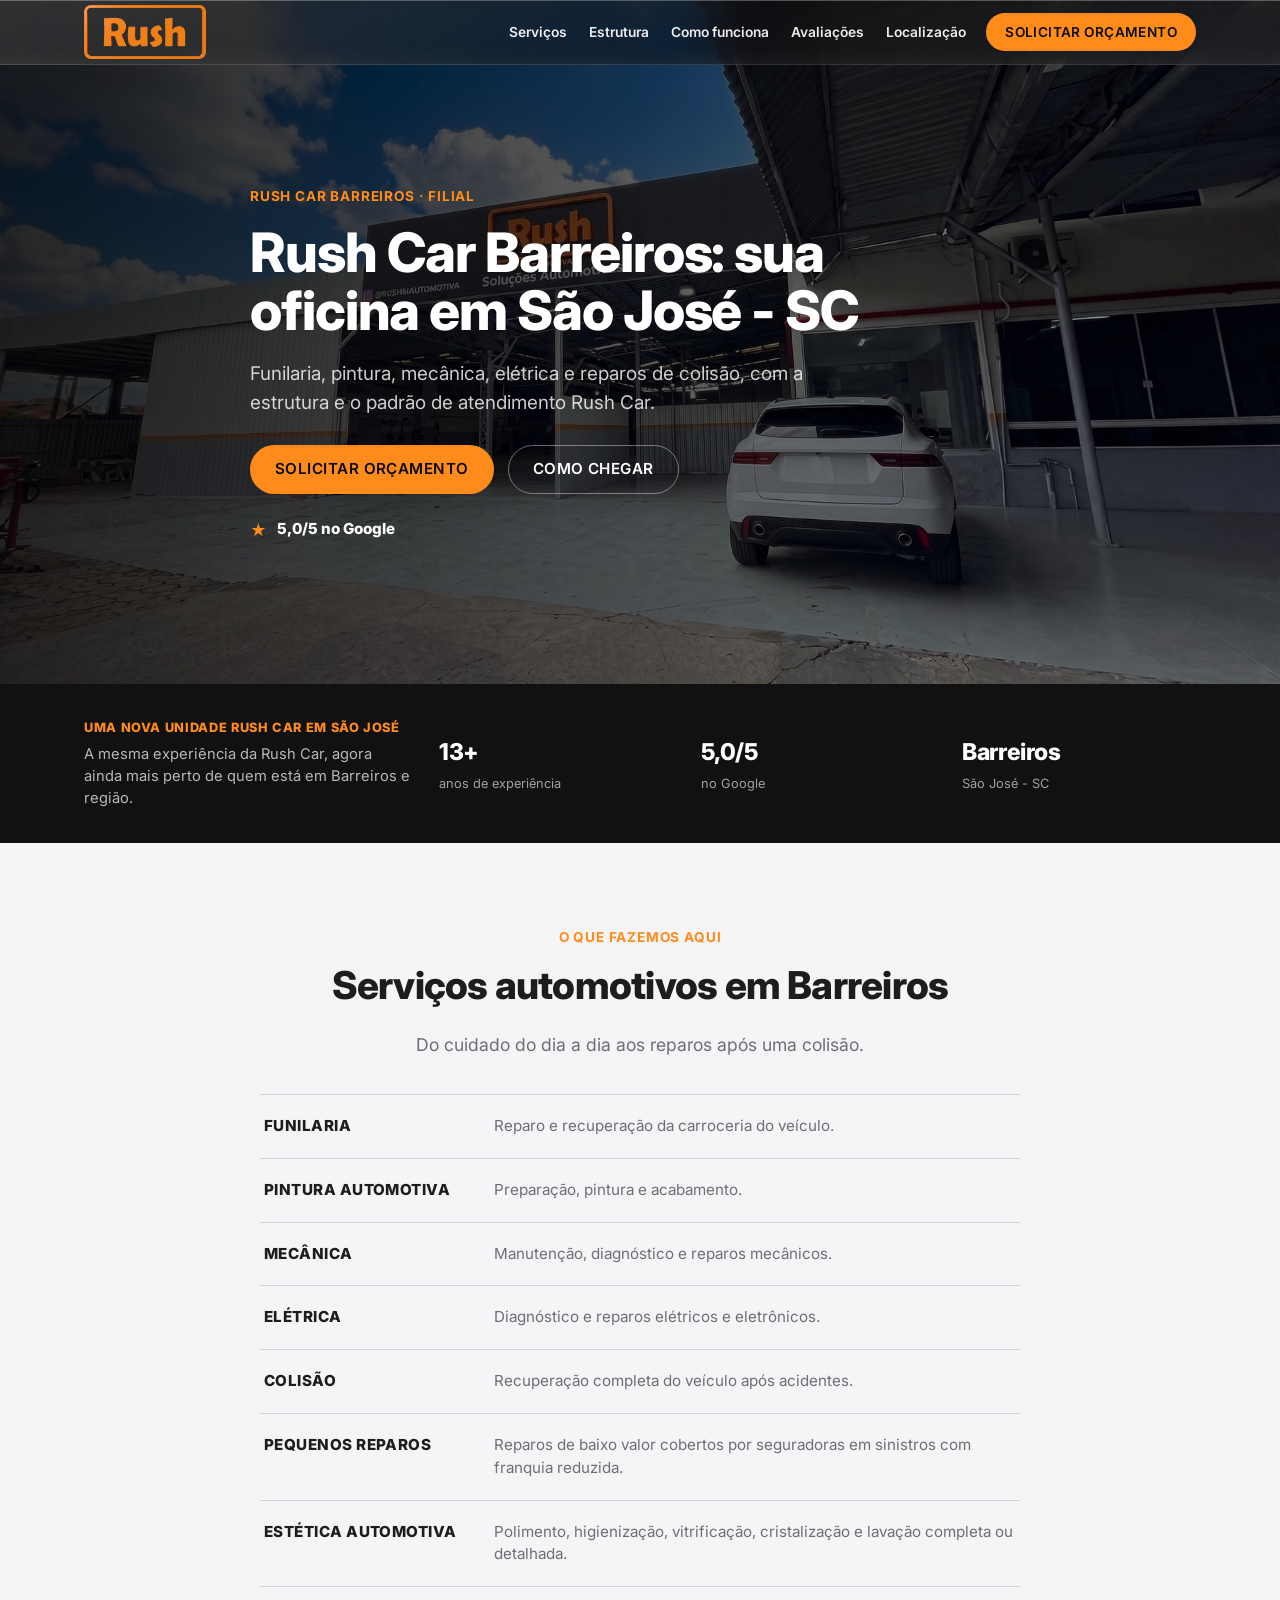
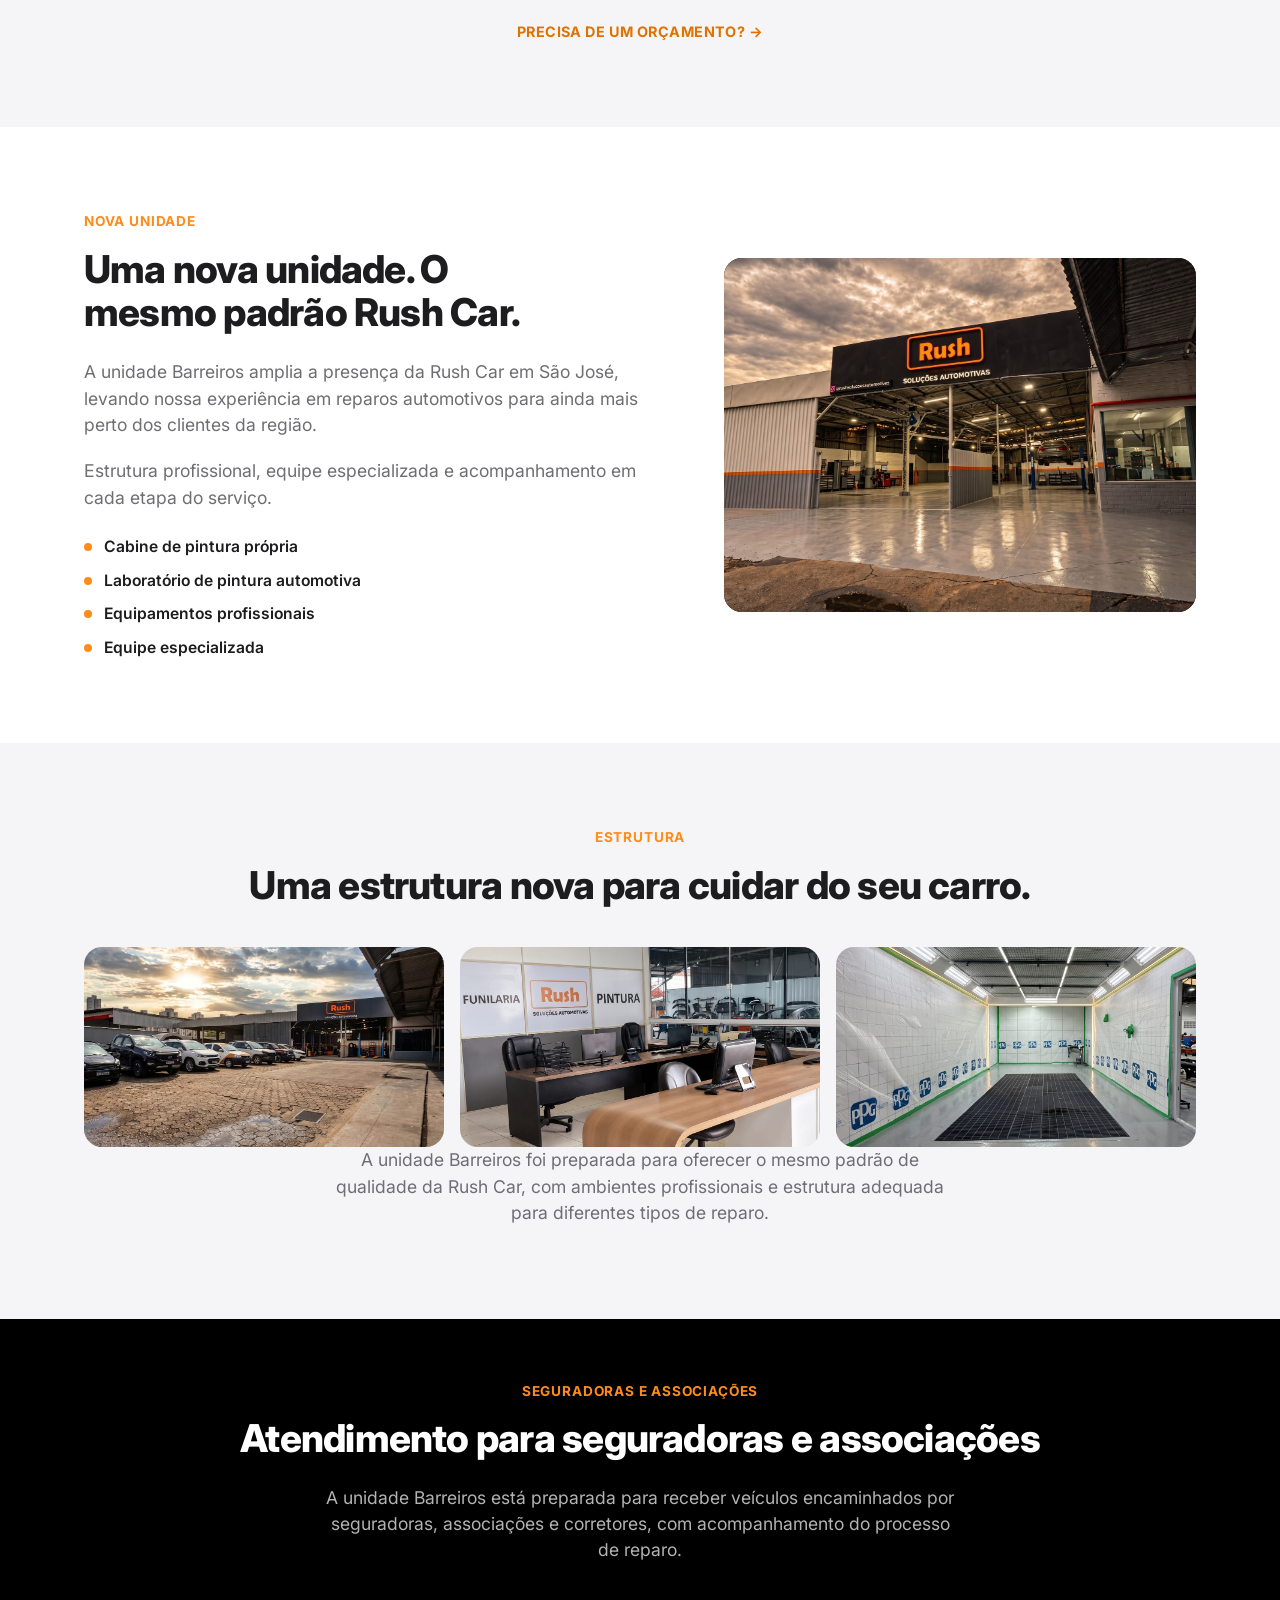
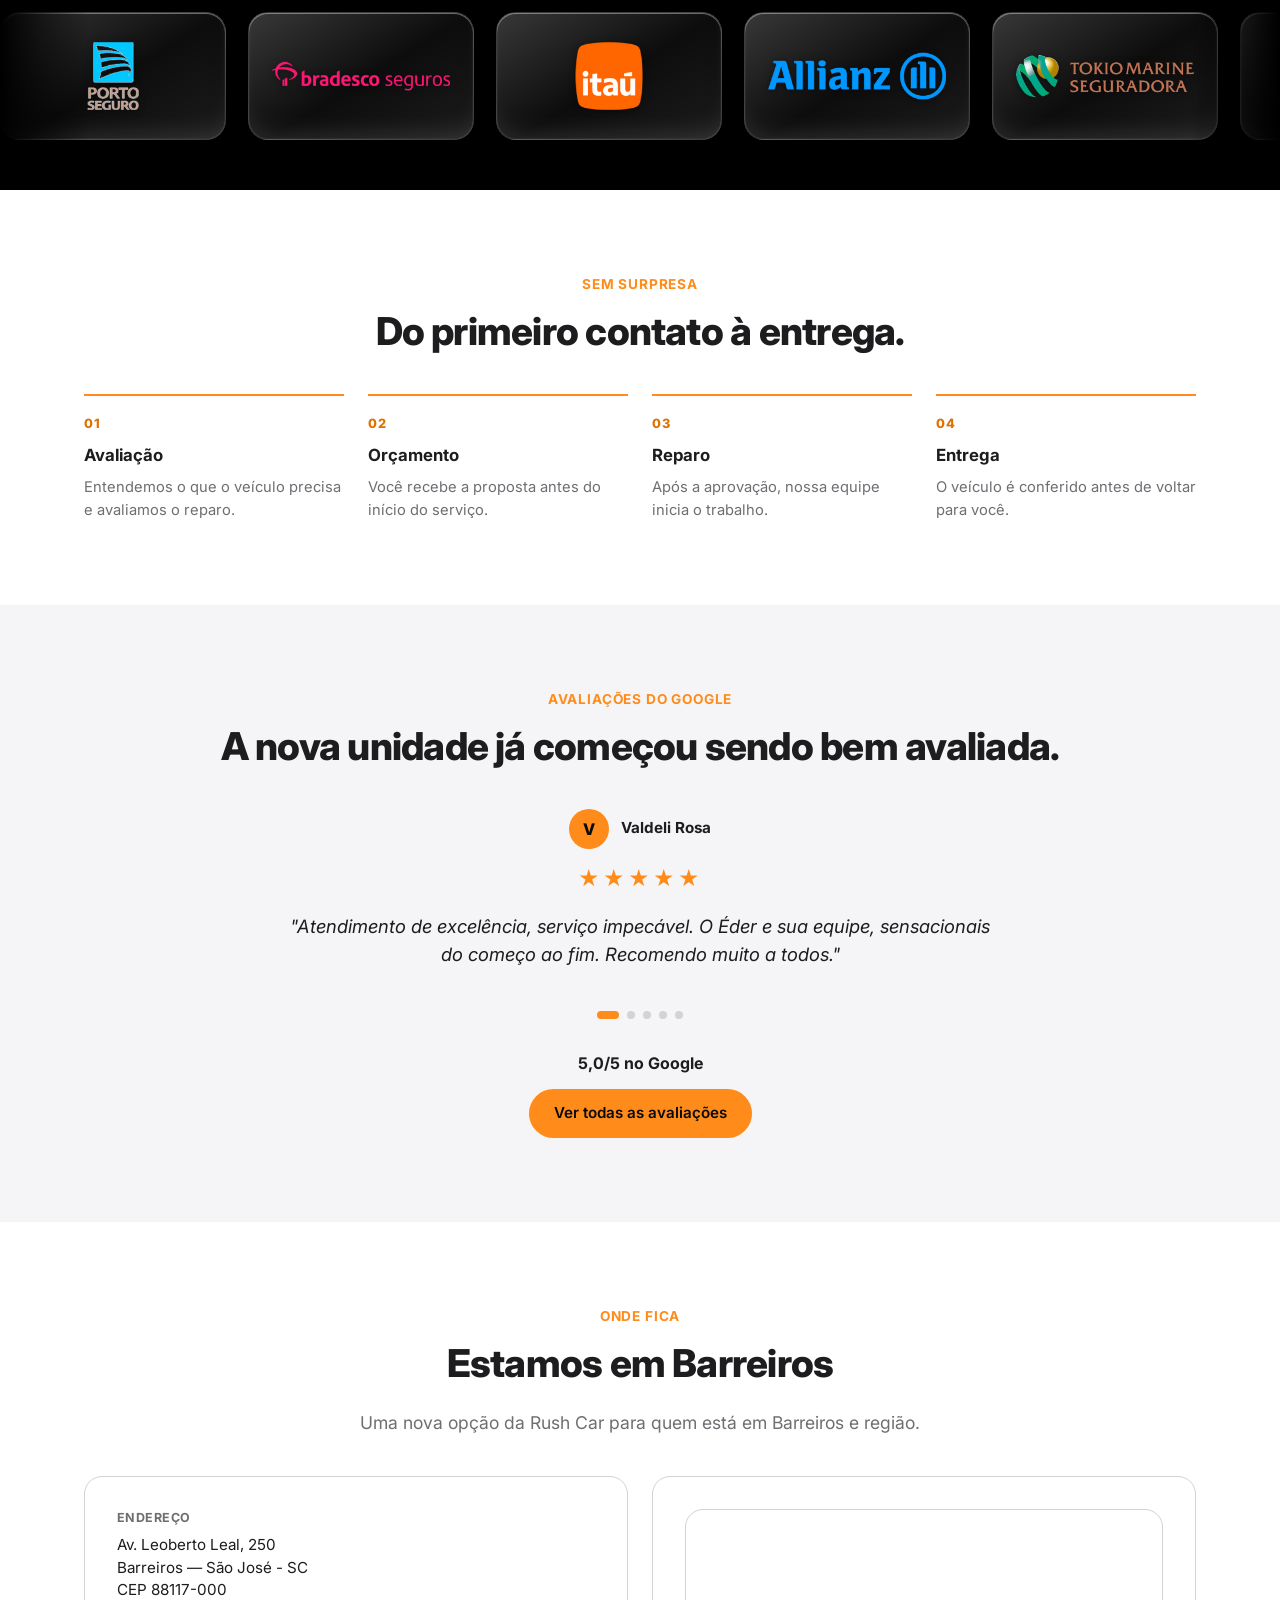
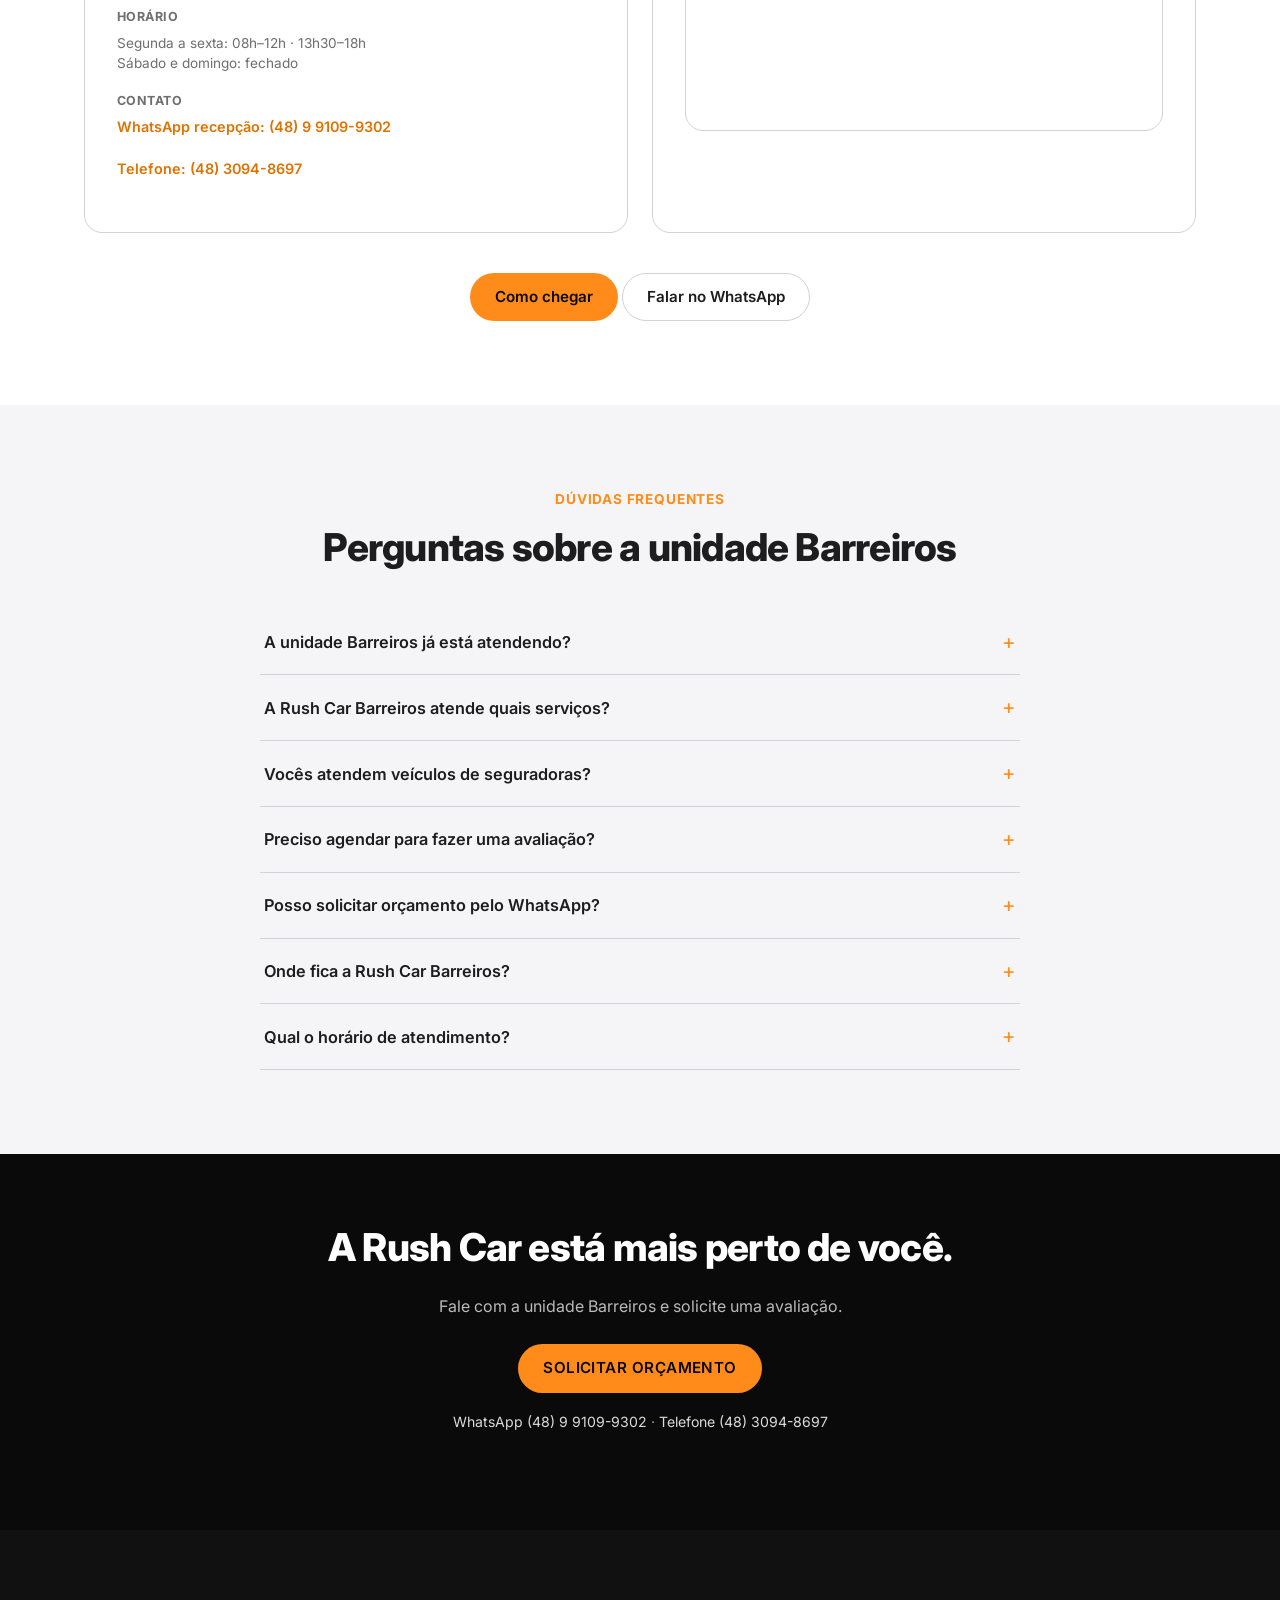
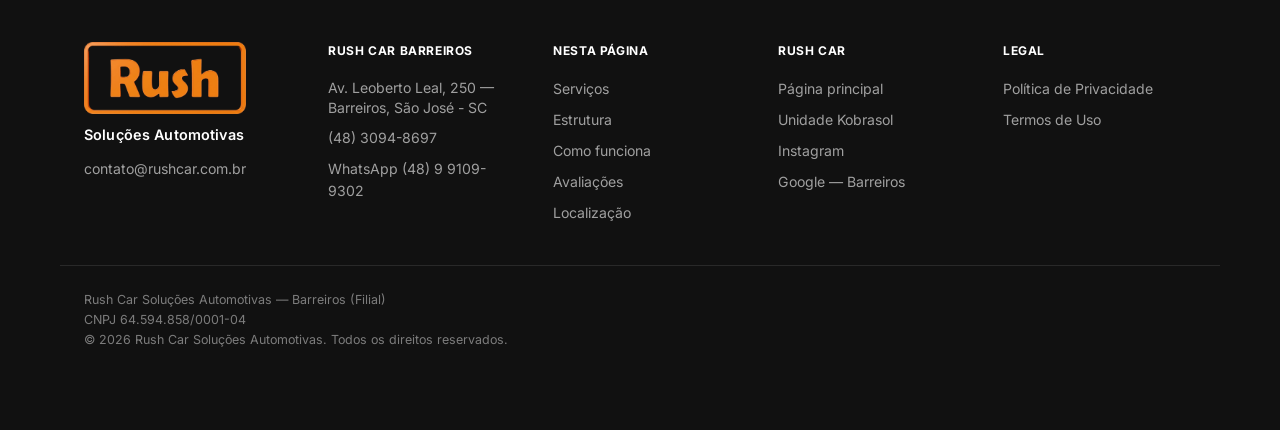
<file: barreiros.html>
<!DOCTYPE html>
<html lang="pt-BR">
<head>
<meta charset="UTF-8">
<meta name="viewport" content="width=device-width, initial-scale=1.0">
<title>Rush Car Barreiros | Funilaria, Pintura e Oficina em São José - SC</title>
<meta name="description" content="Rush Car Barreiros: nova unidade em São José - SC. Funilaria, pintura, mecânica, elétrica e reparos de colisão, com o padrão de atendimento Rush Car. Solicite seu orçamento.">

<link rel="icon" href="assets/img/favicon/favicon.ico" sizes="any">
<link rel="icon" type="image/png" sizes="32x32" href="assets/img/favicon/favicon-32x32.png">
<link rel="apple-touch-icon" href="assets/img/favicon/apple-touch-icon.png">

<link rel="preload" as="image" href="assets/img/barreiros-01.jpg" fetchpriority="high">

<link rel="canonical" href="https://rushsolucoesautomotivas.com.br/barreiros">
<meta property="og:type" content="business.business">
<meta property="og:site_name" content="Rush Car Soluções Automotivas">
<meta property="og:title" content="Rush Car Barreiros — Oficina em São José - SC">
<meta property="og:description" content="Funilaria, pintura, mecânica, elétrica e reparo de colisão em Barreiros, São José - SC. Do orçamento à entrega.">
<meta property="og:image" content="https://rushsolucoesautomotivas.com.br/assets/img/barreiros-01.jpg">
<meta property="og:url" content="https://rushsolucoesautomotivas.com.br/barreiros">
<meta property="og:locale" content="pt_BR">

<link rel="preconnect" href="https://fonts.googleapis.com">
<link rel="preconnect" href="https://fonts.gstatic.com" crossorigin>
<link href="https://fonts.googleapis.com/css2?family=Inter:wght@400;500;600;700;800&display=swap" rel="stylesheet">
<link rel="stylesheet" href="assets/css/style.css">

<script type="application/ld+json">
{
  "@context": "https://schema.org",
  "@type": "AutoRepair",
  "@id": "https://rushsolucoesautomotivas.com.br/barreiros#business",
  "name": "Rush Car Soluções Automotivas — Barreiros",
  "url": "https://rushsolucoesautomotivas.com.br/barreiros",
  "image": "https://rushsolucoesautomotivas.com.br/assets/img/barreiros-01.jpg",
  "telephone": "+554830948697",
  "priceRange": "$$",
  "parentOrganization": { "@type": "Organization", "name": "Rush Car Soluções Automotivas" },
  "address": {
    "@type": "PostalAddress",
    "streetAddress": "Av. Leoberto Leal, 250 — Barreiros",
    "addressLocality": "São José",
    "addressRegion": "SC",
    "postalCode": "88117-000",
    "addressCountry": "BR"
  },
  "geo": { "@type": "GeoCoordinates", "latitude": "-27.5658885", "longitude": "-48.6127535" },
  "hasMap": "https://www.google.com/maps?q=Av.+Leoberto+Leal%2C+250+-+Barreiros%2C+S%C3%A3o+Jos%C3%A9+-+SC%2C+88117-000",
  "areaServed": ["Barreiros", "São José - SC", "Grande Florianópolis"],
  "openingHoursSpecification": [
    { "@type": "OpeningHoursSpecification", "dayOfWeek": ["Monday","Tuesday","Wednesday","Thursday","Friday"], "opens": "08:00", "closes": "12:00" },
    { "@type": "OpeningHoursSpecification", "dayOfWeek": ["Monday","Tuesday","Wednesday","Thursday","Friday"], "opens": "13:30", "closes": "18:00" }
  ],
  "sameAs": [
    "https://www.instagram.com/rushsolucoesautomotivas/",
    "https://share.google/x55Dyt7lqJxZcRBEA"
  ]
}
</script>

<script type="application/ld+json">
{
  "@context": "https://schema.org",
  "@type": "FAQPage",
  "mainEntity": [
    {
      "@type": "Question",
      "name": "A unidade Barreiros já está atendendo?",
      "acceptedAnswer": { "@type": "Answer", "text": "Sim. A Rush Car Barreiros já está atendendo normalmente, de segunda a sexta, das 08h às 12h e das 13h30 às 18h, com o mesmo padrão de reparo das demais unidades Rush Car." }
    },
    {
      "@type": "Question",
      "name": "A Rush Car Barreiros atende quais serviços?",
      "acceptedAnswer": { "@type": "Answer", "text": "Funilaria, pintura automotiva, mecânica, elétrica, reparo de colisão, pequenos reparos e estética automotiva — do pequeno reparo à recuperação completa do veículo." }
    },
    {
      "@type": "Question",
      "name": "Vocês atendem veículos de seguradoras?",
      "acceptedAnswer": { "@type": "Answer", "text": "Sim. Atendemos veículos encaminhados por seguradoras, associações e corretores, com acompanhamento durante todo o reparo." }
    },
    {
      "@type": "Question",
      "name": "Preciso agendar para fazer uma avaliação?",
      "acceptedAnswer": { "@type": "Answer", "text": "Recomendamos falar antes pelo WhatsApp para organizar a avaliação e evitar espera." }
    },
    {
      "@type": "Question",
      "name": "Posso solicitar orçamento pelo WhatsApp?",
      "acceptedAnswer": { "@type": "Answer", "text": "Sim. Envie as fotos e informações do veículo pelo WhatsApp e a equipe orienta os próximos passos." }
    },
    {
      "@type": "Question",
      "name": "Onde fica a Rush Car Barreiros?",
      "acceptedAnswer": { "@type": "Answer", "text": "Na Av. Leoberto Leal, 250 — Barreiros, São José - SC, CEP 88117-000." }
    },
    {
      "@type": "Question",
      "name": "Qual o horário de atendimento?",
      "acceptedAnswer": { "@type": "Answer", "text": "Segunda a sexta, das 08h às 12h e das 13h30 às 18h. Sábado e domingo, fechado." }
    }
  ]
}
</script>
</head>
<body>

<!-- ===== HEADER (enxuto) ===== -->
<header class="site-header" id="header">
  <div class="container header-inner">
    <a href="/" class="logo">
      <img src="assets/img/logo-rush.png" alt="Rush Car Soluções Automotivas" class="logo-img" width="900" height="399">
    </a>

    <nav class="main-nav" id="main-nav">
      <a href="#servicos">Serviços</a>
      <a href="#estrutura">Estrutura</a>
      <a href="#como-funciona">Como funciona</a>
      <a href="#avaliacoes">Avaliações</a>
      <a href="#localizacao">Localização</a>
    </nav>

    <a href="https://wa.me/5548991099302?text=Ol%C3%A1!%20Vim%20pelo%20site%20da%20Rush%20Car%20Barreiros%20e%20gostaria%20de%20solicitar%20um%20or%C3%A7amento." class="btn btn-small btn-accent header-cta" target="_blank" rel="noopener">Solicitar orçamento</a>

    <button class="nav-toggle" id="nav-toggle" aria-label="Abrir menu" aria-expanded="false">
      <span></span><span></span><span></span>
    </button>
  </div>
</header>

<main id="top">

  <!-- ===== 02 · HERO ===== -->
  <section class="uhero">
    <div class="uhero-bg" aria-hidden="true" style="background-image:url('assets/img/barreiros-01.jpg')"></div>
    <div class="container uhero-inner reveal">
      <p class="eyebrow">Rush Car Barreiros · Filial</p>
      <h1>Rush Car Barreiros: sua oficina em São José - SC</h1>
      <p class="hero-sub">Funilaria, pintura, mecânica, elétrica e reparos de colisão, com a estrutura e o padrão de atendimento Rush Car.</p>
      <div class="hero-actions">
        <a href="https://wa.me/5548991099302?text=Ol%C3%A1!%20Vim%20pelo%20site%20da%20Rush%20Car%20Barreiros%20e%20gostaria%20de%20solicitar%20um%20or%C3%A7amento." class="btn btn-accent" target="_blank" rel="noopener">Solicitar orçamento</a>
        <a href="https://www.google.com/maps/dir/?api=1&destination=Av.+Leoberto+Leal%2C+250+-+Barreiros%2C+S%C3%A3o+Jos%C3%A9+-+SC%2C+88117-000" class="btn btn-ghost" target="_blank" rel="noopener">Como chegar</a>
      </div>
      <div class="hero-rating">
        <span class="hero-rating-stars" aria-hidden="true">★</span>
        <span class="hero-rating-score">5,0/5 no Google</span>
      </div>
    </div>
  </section>

  <!-- ===== 03 · PROVA LOCAL ===== -->
  <section class="uproof">
    <div class="container uproof-inner reveal">
      <div class="uproof-lead">
        <span class="k">Uma nova unidade Rush Car em São José</span>
        <p>A mesma experiência da Rush Car, agora ainda mais perto de quem está em Barreiros e região.</p>
      </div>
      <div class="uproof-stat"><span class="n">13+</span><span class="l">anos de experiência</span></div>
      <div class="uproof-stat"><span class="n">5,0/5</span><span class="l">no Google</span></div>
      <div class="uproof-stat"><span class="n">Barreiros</span><span class="l">São José - SC</span></div>
    </div>
  </section>

  <!-- ===== 04 · SERVIÇOS ===== -->
  <section id="servicos" class="section section-alt">
    <div class="container reveal">
      <p class="eyebrow center">O que fazemos aqui</p>
      <h2 class="center">Serviços automotivos em Barreiros</h2>
      <p class="lead center max-w">Do cuidado do dia a dia aos reparos após uma colisão.</p>

      <div class="svc-rows">
        <div class="svc-row"><h3>Funilaria</h3><p>Reparo e recuperação da carroceria do veículo.</p></div>
        <div class="svc-row"><h3>Pintura automotiva</h3><p>Preparação, pintura e acabamento.</p></div>
        <div class="svc-row"><h3>Mecânica</h3><p>Manutenção, diagnóstico e reparos mecânicos.</p></div>
        <div class="svc-row"><h3>Elétrica</h3><p>Diagnóstico e reparos elétricos e eletrônicos.</p></div>
        <div class="svc-row"><h3>Colisão</h3><p>Recuperação completa do veículo após acidentes.</p></div>
        <div class="svc-row"><h3>Pequenos reparos</h3><p>Reparos de baixo valor cobertos por seguradoras em sinistros com franquia reduzida.</p></div>
        <div class="svc-row"><h3>Estética automotiva</h3><p>Polimento, higienização, vitrificação, cristalização e lavação completa ou detalhada.</p></div>
      </div>

      <div class="svc-cta">
        <a class="inline-cta" href="https://wa.me/5548991099302?text=Ol%C3%A1!%20Preciso%20de%20um%20or%C3%A7amento%20na%20Rush%20Car%20Barreiros." target="_blank" rel="noopener">Precisa de um orçamento? →</a>
      </div>
    </div>
  </section>

  <!-- ===== 05 · POR QUE A RUSH CAR BARREIROS ===== -->
  <section class="section">
    <div class="container split reveal">
      <div class="split-text">
        <p class="eyebrow">Nova unidade</p>
        <h2>Uma nova unidade. O mesmo padrão Rush Car.</h2>
        <p class="lead">A unidade Barreiros amplia a presença da Rush Car em São José, levando nossa experiência em reparos automotivos para ainda mais perto dos clientes da região.</p>
        <p class="lead">Estrutura profissional, equipe especializada e acompanhamento em cada etapa do serviço.</p>
        <ul class="plain-list">
          <li>Cabine de pintura própria</li>
          <li>Laboratório de pintura automotiva</li>
          <li>Equipamentos profissionais</li>
          <li>Equipe especializada</li>
        </ul>
      </div>
      <div class="split-visual">
        <div class="visual-card visual-card-photo">
          <img src="assets/img/header-02.jpg" alt="Fachada iluminada da Rush Car Barreiros ao entardecer, com a oficina ao fundo" width="1400" height="1270">
        </div>
      </div>
    </div>
  </section>

  <!-- ===== 06 · ESTRUTURA DA UNIDADE ===== -->
  <section id="estrutura" class="section section-alt">
    <div class="container reveal">
      <p class="eyebrow center">Estrutura</p>
      <h2 class="center">Uma estrutura nova para cuidar do seu carro.</h2>

      <div class="gallery-grid">
        <div class="gallery-item"><img src="assets/img/estrutura-01.jpg" alt="Pátio e área de atendimento da Rush Car" loading="lazy" width="1600" height="1451"></div>
        <div class="gallery-item"><img src="assets/img/barreiros-recepcao.jpg" alt="Recepção da Rush Car Barreiros" loading="lazy" width="1200" height="1082"></div>
        <div class="gallery-item"><img src="assets/img/barreiros-estrutura-01.jpg" alt="Cabine de pintura da Rush Car Barreiros" loading="lazy" width="1200" height="1086"></div>
      </div>

      <p class="lead center unit-estrutura-text">A unidade Barreiros foi preparada para oferecer o mesmo padrão de qualidade da Rush Car, com ambientes profissionais e estrutura adequada para diferentes tipos de reparo.</p>
    </div>
  </section>

  <!-- ===== 07 · SEGURADORAS / ASSOCIAÇÕES ===== -->
  <section class="section section-partners">
    <div class="container reveal">
      <p class="eyebrow center">Seguradoras e associações</p>
      <h2 class="center">Atendimento para seguradoras e associações</h2>
      <p class="lead center max-w">A unidade Barreiros está preparada para receber veículos encaminhados por seguradoras, associações e corretores, com acompanhamento do processo de reparo.</p>
    </div>
    <div class="marquee">
      <div class="marquee-track" id="marquee-track">
        <span class="marquee-item"><img src="assets/img/seguradoras/porto-seguro.png" alt="Porto Seguro" loading="eager" decoding="async"></span>
        <span class="marquee-item"><img src="assets/img/seguradoras/bradesco-seguros.png" alt="Bradesco Seguros" loading="eager" decoding="async"></span>
        <span class="marquee-item"><img src="assets/img/seguradoras/itau-seguros.png" alt="Itaú Seguros" loading="eager" decoding="async"></span>
        <span class="marquee-item"><img src="assets/img/seguradoras/allianz.png" alt="Allianz" loading="eager" decoding="async"></span>
        <span class="marquee-item"><img src="assets/img/seguradoras/tokio-marine.png" alt="Tokio Marine" loading="eager" decoding="async"></span>
        <span class="marquee-item"><img src="assets/img/seguradoras/hdi-seguros.png" alt="HDI Seguros" loading="eager" decoding="async"></span>
        <span class="marquee-item"><img src="assets/img/seguradoras/zurich.png" alt="Zurich" loading="eager" decoding="async"></span>
        <span class="marquee-item"><img src="assets/img/seguradoras/mitsui-sumitomo-seguros.png" alt="Mitsui Sumitomo Seguros" loading="eager" decoding="async"></span>
        <span class="marquee-item"><img src="assets/img/seguradoras/santander-seguros.png" alt="Santander Seguros" loading="eager" decoding="async"></span>
        <span class="marquee-item"><img src="assets/img/seguradoras/azul-seguros.png" alt="Azul Seguros" loading="eager" decoding="async"></span>
        <span class="marquee-item"><img src="assets/img/seguradoras/axa-seguros.png" alt="AXA Seguros" loading="eager" decoding="async"></span>
        <span class="marquee-item"><img src="assets/img/seguradoras/suica-seguradora.png" alt="Suíça Seguradora" loading="eager" decoding="async"></span>
        <span class="marquee-item"><img src="assets/img/seguradoras/yelum-seguros.png" alt="Yelum Seguros" loading="eager" decoding="async"></span>
        <span class="marquee-item"><img src="assets/img/seguradoras/loovi-seguros.png" alt="Loovi Seguros" loading="eager" decoding="async"></span>
        <span class="marquee-item"><img src="assets/img/seguradoras/gente-seguradora.png" alt="Gente Seguradora" loading="eager" decoding="async"></span>
        <span class="marquee-item"><img src="assets/img/seguradoras/pier-seguros.png" alt="Pier Seguros" loading="eager" decoding="async"></span>
        <span class="marquee-item"><img src="assets/img/seguradoras/litoranea.png" alt="Litorânea" loading="eager" decoding="async"></span>
        <span class="marquee-item"><img src="assets/img/seguradoras/anasc.png" alt="ANASC" loading="eager" decoding="async"></span>
        <span class="marquee-item"><img src="assets/img/seguradoras/aars.png" alt="AARS" loading="eager" decoding="async"></span>
        <span class="marquee-item"><img src="assets/img/seguradoras/a-gaucha-protecao-veicular.png" alt="A Gaúcha Proteção Veicular" loading="eager" decoding="async"></span>
        <span class="marquee-item"><img src="assets/img/seguradoras/agv.png" alt="AGV" loading="eager" decoding="async"></span>
        <span class="marquee-item"><img src="assets/img/seguradoras/continental.png" alt="Continental" loading="eager" decoding="async"></span>
        <span class="marquee-item"><img src="assets/img/seguradoras/prosul.png" alt="Prosul" loading="eager" decoding="async"></span>
        <span class="marquee-item"><img src="assets/img/seguradoras/real-vale.png" alt="Real Vale" loading="eager" decoding="async"></span>
        <span class="marquee-item"><img src="assets/img/seguradoras/star.png" alt="Star" loading="eager" decoding="async"></span>
        <span class="marquee-item"><img src="assets/img/seguradoras/bem-protege.png" alt="Bem Protege" loading="eager" decoding="async"></span>
        <span class="marquee-item"><img src="assets/img/seguradoras/maxpar.png" alt="Maxpar" loading="eager" decoding="async"></span>
        <!-- duplicado para loop contínuo -->
        <span class="marquee-item" aria-hidden="true"><img src="assets/img/seguradoras/porto-seguro.png" alt="" loading="eager" decoding="async"></span>
        <span class="marquee-item" aria-hidden="true"><img src="assets/img/seguradoras/bradesco-seguros.png" alt="" loading="eager" decoding="async"></span>
        <span class="marquee-item" aria-hidden="true"><img src="assets/img/seguradoras/itau-seguros.png" alt="" loading="eager" decoding="async"></span>
        <span class="marquee-item" aria-hidden="true"><img src="assets/img/seguradoras/allianz.png" alt="" loading="eager" decoding="async"></span>
        <span class="marquee-item" aria-hidden="true"><img src="assets/img/seguradoras/tokio-marine.png" alt="" loading="eager" decoding="async"></span>
        <span class="marquee-item" aria-hidden="true"><img src="assets/img/seguradoras/hdi-seguros.png" alt="" loading="eager" decoding="async"></span>
        <span class="marquee-item" aria-hidden="true"><img src="assets/img/seguradoras/zurich.png" alt="" loading="eager" decoding="async"></span>
        <span class="marquee-item" aria-hidden="true"><img src="assets/img/seguradoras/mitsui-sumitomo-seguros.png" alt="" loading="eager" decoding="async"></span>
        <span class="marquee-item" aria-hidden="true"><img src="assets/img/seguradoras/santander-seguros.png" alt="" loading="eager" decoding="async"></span>
        <span class="marquee-item" aria-hidden="true"><img src="assets/img/seguradoras/azul-seguros.png" alt="" loading="eager" decoding="async"></span>
        <span class="marquee-item" aria-hidden="true"><img src="assets/img/seguradoras/axa-seguros.png" alt="" loading="eager" decoding="async"></span>
        <span class="marquee-item" aria-hidden="true"><img src="assets/img/seguradoras/suica-seguradora.png" alt="" loading="eager" decoding="async"></span>
        <span class="marquee-item" aria-hidden="true"><img src="assets/img/seguradoras/yelum-seguros.png" alt="" loading="eager" decoding="async"></span>
        <span class="marquee-item" aria-hidden="true"><img src="assets/img/seguradoras/loovi-seguros.png" alt="" loading="eager" decoding="async"></span>
        <span class="marquee-item" aria-hidden="true"><img src="assets/img/seguradoras/gente-seguradora.png" alt="" loading="eager" decoding="async"></span>
        <span class="marquee-item" aria-hidden="true"><img src="assets/img/seguradoras/pier-seguros.png" alt="" loading="eager" decoding="async"></span>
        <span class="marquee-item" aria-hidden="true"><img src="assets/img/seguradoras/litoranea.png" alt="" loading="eager" decoding="async"></span>
        <span class="marquee-item" aria-hidden="true"><img src="assets/img/seguradoras/anasc.png" alt="" loading="eager" decoding="async"></span>
        <span class="marquee-item" aria-hidden="true"><img src="assets/img/seguradoras/aars.png" alt="" loading="eager" decoding="async"></span>
        <span class="marquee-item" aria-hidden="true"><img src="assets/img/seguradoras/a-gaucha-protecao-veicular.png" alt="" loading="eager" decoding="async"></span>
        <span class="marquee-item" aria-hidden="true"><img src="assets/img/seguradoras/agv.png" alt="" loading="eager" decoding="async"></span>
        <span class="marquee-item" aria-hidden="true"><img src="assets/img/seguradoras/continental.png" alt="" loading="eager" decoding="async"></span>
        <span class="marquee-item" aria-hidden="true"><img src="assets/img/seguradoras/prosul.png" alt="" loading="eager" decoding="async"></span>
        <span class="marquee-item" aria-hidden="true"><img src="assets/img/seguradoras/real-vale.png" alt="" loading="eager" decoding="async"></span>
        <span class="marquee-item" aria-hidden="true"><img src="assets/img/seguradoras/star.png" alt="" loading="eager" decoding="async"></span>
        <span class="marquee-item" aria-hidden="true"><img src="assets/img/seguradoras/bem-protege.png" alt="" loading="eager" decoding="async"></span>
        <span class="marquee-item" aria-hidden="true"><img src="assets/img/seguradoras/maxpar.png" alt="" loading="eager" decoding="async"></span>
      </div>
    </div>
  </section>

  <!-- ===== 08 · COMO FUNCIONA ===== -->
  <section id="como-funciona" class="section">
    <div class="container reveal">
      <p class="eyebrow center">Sem surpresa</p>
      <h2 class="center">Do primeiro contato à entrega.</h2>

      <div class="steps">
        <div class="step">
          <span class="step-n">01</span>
          <h3>Avaliação</h3>
          <p>Entendemos o que o veículo precisa e avaliamos o reparo.</p>
        </div>
        <div class="step">
          <span class="step-n">02</span>
          <h3>Orçamento</h3>
          <p>Você recebe a proposta antes do início do serviço.</p>
        </div>
        <div class="step">
          <span class="step-n">03</span>
          <h3>Reparo</h3>
          <p>Após a aprovação, nossa equipe inicia o trabalho.</p>
        </div>
        <div class="step">
          <span class="step-n">04</span>
          <h3>Entrega</h3>
          <p>O veículo é conferido antes de voltar para você.</p>
        </div>
      </div>
    </div>
  </section>

  <!-- ===== 09 · AVALIAÇÕES (Barreiros) ===== -->
  <section id="avaliacoes" class="section section-alt">
    <div class="container reveal">
      <p class="eyebrow center">Avaliações do Google</p>
      <h2 class="center">A nova unidade já começou sendo bem avaliada.</h2>

      <div class="testimonial-carousel" id="testimonial-carousel">
        <div class="testimonial-slide is-active">
          <div class="testimonial-head">
            <span class="testimonial-avatar">V</span>
            <span class="testimonial-name">Valdeli Rosa</span>
          </div>
          <div class="testimonial-stars" aria-hidden="true">★★★★★</div>
          <p class="testimonial-quote">"Atendimento de excelência, serviço impecável. O Éder e sua equipe, sensacionais do começo ao fim. Recomendo muito a todos."</p>
        </div>
        <div class="testimonial-slide">
          <div class="testimonial-head">
            <span class="testimonial-avatar">J</span>
            <span class="testimonial-name">Jonas Rodrigo Cattoni</span>
          </div>
          <div class="testimonial-stars" aria-hidden="true">★★★★★</div>
          <p class="testimonial-quote">"Atendimento maravilhoso e serviço impecável! Super recomendo!"</p>
        </div>
        <div class="testimonial-slide">
          <div class="testimonial-head">
            <span class="testimonial-avatar">G</span>
            <span class="testimonial-name">Dr. Guilherme Pletsch</span>
          </div>
          <div class="testimonial-stars" aria-hidden="true">★★★★★</div>
          <p class="testimonial-quote">"Serviço de primeira linha, meu carro ficou ótimo. Pode confiar."</p>
        </div>
        <div class="testimonial-slide">
          <div class="testimonial-head">
            <span class="testimonial-avatar">M</span>
            <span class="testimonial-name">Maria Teresa Peres</span>
          </div>
          <div class="testimonial-stars" aria-hidden="true">★★★★★</div>
          <p class="testimonial-quote">"Fiz o serviço de lataria e pintura do meu carro e gostei muito. Ficou impecável, acabamento perfeito, ficou novinho. Excelente atendimento, muito cordial. Super recomendo o serviço."</p>
        </div>
        <div class="testimonial-slide">
          <div class="testimonial-head">
            <span class="testimonial-avatar">R</span>
            <span class="testimonial-name">Ricardo Fabiano Duarte</span>
          </div>
          <div class="testimonial-stars" aria-hidden="true">★★★★★</div>
          <p class="testimonial-quote">"Fui muito bem atendido do início ao fim. O serviço foi muito bem feito. Recomendo muito."</p>
        </div>
      </div>
      <div class="testimonial-dots" id="testimonial-dots">
        <button class="testimonial-dot is-active" data-testimonial-index="0" aria-label="Avaliação 1"></button>
        <button class="testimonial-dot" data-testimonial-index="1" aria-label="Avaliação 2"></button>
        <button class="testimonial-dot" data-testimonial-index="2" aria-label="Avaliação 3"></button>
        <button class="testimonial-dot" data-testimonial-index="3" aria-label="Avaliação 4"></button>
        <button class="testimonial-dot" data-testimonial-index="4" aria-label="Avaliação 5"></button>
      </div>

      <div class="ureviews-foot">
        <p class="ureviews-rating">5,0/5 no Google</p>
        <a href="https://share.google/x55Dyt7lqJxZcRBEA" class="btn btn-accent" target="_blank" rel="noopener">Ver todas as avaliações</a>
      </div>
    </div>
  </section>

  <!-- ===== 10 · LOCALIZAÇÃO ===== -->
  <section id="localizacao" class="section">
    <div class="container reveal">
      <p class="eyebrow center">Onde fica</p>
      <h2 class="center">Estamos em Barreiros</h2>
      <p class="lead center max-w">Uma nova opção da Rush Car para quem está em Barreiros e região.</p>

      <div class="locations-grid">
        <article class="location-card">
          <p class="location-brand">Endereço</p>
          <p class="location-address">Av. Leoberto Leal, 250<br>Barreiros — São José - SC<br>CEP 88117-000</p>
          <p class="location-brand">Horário</p>
          <p class="unit-hours">Segunda a sexta: 08h–12h · 13h30–18h<br>Sábado e domingo: fechado</p>
          <p class="location-brand">Contato</p>
          <a class="contact-link" href="https://wa.me/5548991099302?text=Ol%C3%A1!%20Vim%20pelo%20site%20da%20Rush%20Car%20Barreiros." target="_blank" rel="noopener">WhatsApp recepção: (48) 9 9109-9302</a>
          <a class="contact-link" href="tel:+554830948697">Telefone: (48) 3094-8697</a>
        </article>
        <article class="location-card">
          <div class="map-embed">
            <iframe
              title="Mapa — Rush Car Barreiros"
              src="https://www.google.com/maps?q=-27.5658885,-48.6127535&z=17&output=embed"
              loading="lazy"
              referrerpolicy="no-referrer-when-downgrade">
            </iframe>
          </div>
        </article>
      </div>

      <div class="unsure-block">
        <a href="https://www.google.com/maps/dir/?api=1&destination=Av.+Leoberto+Leal%2C+250+-+Barreiros%2C+S%C3%A3o+Jos%C3%A9+-+SC%2C+88117-000" class="btn btn-accent" target="_blank" rel="noopener">Como chegar</a>
        <a href="https://wa.me/5548991099302?text=Ol%C3%A1!%20Vim%20pelo%20site%20da%20Rush%20Car%20Barreiros." class="btn btn-ghost" target="_blank" rel="noopener">Falar no WhatsApp</a>
      </div>
    </div>
  </section>

  <!-- ===== 11 · FAQ LOCAL ===== -->
  <section id="faq" class="section section-alt">
    <div class="container reveal">
      <p class="eyebrow center">Dúvidas frequentes</p>
      <h2 class="center">Perguntas sobre a unidade Barreiros</h2>

      <div class="faq-list">
        <div class="faq-item">
          <button class="faq-question" aria-expanded="false">A unidade Barreiros já está atendendo?<span class="faq-icon" aria-hidden="true">+</span></button>
          <div class="faq-answer"><p>Sim. A Rush Car Barreiros já está atendendo normalmente, de segunda a sexta, das 08h às 12h e das 13h30 às 18h, com o mesmo padrão de reparo das demais unidades Rush Car.</p></div>
        </div>
        <div class="faq-item">
          <button class="faq-question" aria-expanded="false">A Rush Car Barreiros atende quais serviços?<span class="faq-icon" aria-hidden="true">+</span></button>
          <div class="faq-answer"><p>Funilaria, pintura automotiva, mecânica, elétrica, reparo de colisão, pequenos reparos e estética automotiva — do pequeno reparo à recuperação completa do veículo.</p></div>
        </div>
        <div class="faq-item">
          <button class="faq-question" aria-expanded="false">Vocês atendem veículos de seguradoras?<span class="faq-icon" aria-hidden="true">+</span></button>
          <div class="faq-answer"><p>Sim. Atendemos veículos encaminhados por seguradoras, associações e corretores, com acompanhamento durante todo o reparo.</p></div>
        </div>
        <div class="faq-item">
          <button class="faq-question" aria-expanded="false">Preciso agendar para fazer uma avaliação?<span class="faq-icon" aria-hidden="true">+</span></button>
          <div class="faq-answer"><p>Recomendamos falar antes pelo WhatsApp para organizar a avaliação e evitar espera.</p></div>
        </div>
        <div class="faq-item">
          <button class="faq-question" aria-expanded="false">Posso solicitar orçamento pelo WhatsApp?<span class="faq-icon" aria-hidden="true">+</span></button>
          <div class="faq-answer"><p>Sim. Envie as fotos e informações do veículo pelo WhatsApp e a equipe orienta os próximos passos.</p></div>
        </div>
        <div class="faq-item">
          <button class="faq-question" aria-expanded="false">Onde fica a Rush Car Barreiros?<span class="faq-icon" aria-hidden="true">+</span></button>
          <div class="faq-answer"><p>Na Av. Leoberto Leal, 250 — Barreiros, São José - SC, CEP 88117-000.</p></div>
        </div>
        <div class="faq-item">
          <button class="faq-question" aria-expanded="false">Qual o horário de atendimento?<span class="faq-icon" aria-hidden="true">+</span></button>
          <div class="faq-answer"><p>Segunda a sexta, das 08h às 12h e das 13h30 às 18h. Sábado e domingo, fechado.</p></div>
        </div>
      </div>
    </div>
  </section>

  <!-- ===== 12 · CTA FINAL ===== -->
  <section class="cta-final">
    <div class="container reveal">
      <h2>A Rush Car está mais perto de você.</h2>
      <p>Fale com a unidade Barreiros e solicite uma avaliação.</p>
      <a href="https://wa.me/5548991099302?text=Ol%C3%A1!%20Vim%20pelo%20site%20da%20Rush%20Car%20Barreiros%20e%20gostaria%20de%20solicitar%20um%20or%C3%A7amento." class="btn btn-accent" target="_blank" rel="noopener">Solicitar orçamento</a>
      <p class="cta-lines">
        <a href="https://wa.me/5548991099302" target="_blank" rel="noopener">WhatsApp (48) 9 9109-9302</a> ·
        <a href="tel:+554830948697">Telefone (48) 3094-8697</a>
      </p>
    </div>
  </section>

</main>

<!-- ===== 13 · FOOTER (simples) ===== -->
<footer class="site-footer unit-footer" id="contato">
  <div class="container footer-grid footer-grid-5">
    <div class="footer-col footer-brand-col">
      <img src="assets/img/logo-rush.png" alt="Rush" class="footer-logo" width="900" height="399">
      <p class="footer-brand-tagline">Soluções Automotivas</p>
      <a href="mailto:contato@rushcar.com.br">contato@rushcar.com.br</a>
    </div>
    <div class="footer-col">
      <h4>Rush Car Barreiros</h4>
      <span class="footer-text">Av. Leoberto Leal, 250 — Barreiros, São José - SC</span>
      <a href="tel:+554830948697">(48) 3094-8697</a>
      <a href="https://wa.me/5548991099302" target="_blank" rel="noopener">WhatsApp (48) 9 9109-9302</a>
    </div>
    <div class="footer-col">
      <h4>Nesta página</h4>
      <a href="#servicos">Serviços</a>
      <a href="#estrutura">Estrutura</a>
      <a href="#como-funciona">Como funciona</a>
      <a href="#avaliacoes">Avaliações</a>
      <a href="#localizacao">Localização</a>
    </div>
    <div class="footer-col">
      <h4>Rush Car</h4>
      <a href="/">Página principal</a>
      <a href="/kobrasol">Unidade Kobrasol</a>
      <a href="https://www.instagram.com/rushsolucoesautomotivas/" target="_blank" rel="noopener">Instagram</a>
      <a href="https://share.google/x55Dyt7lqJxZcRBEA" target="_blank" rel="noopener">Google — Barreiros</a>
    </div>
    <div class="footer-col">
      <h4>Legal</h4>
      <a href="/politica-de-privacidade">Política de Privacidade</a>
      <a href="/termos-de-uso">Termos de Uso</a>
    </div>
  </div>

  <div class="container footer-bottom">
    <p class="footer-legal">
      Rush Car Soluções Automotivas — Barreiros (Filial)<br>
      CNPJ 64.594.858/0001-04<br>
      &copy; <span id="year"></span> Rush Car Soluções Automotivas. Todos os direitos reservados.
    </p>
  </div>
</footer>

<script src="assets/js/main.js"></script>
</body>
</html>
</file>
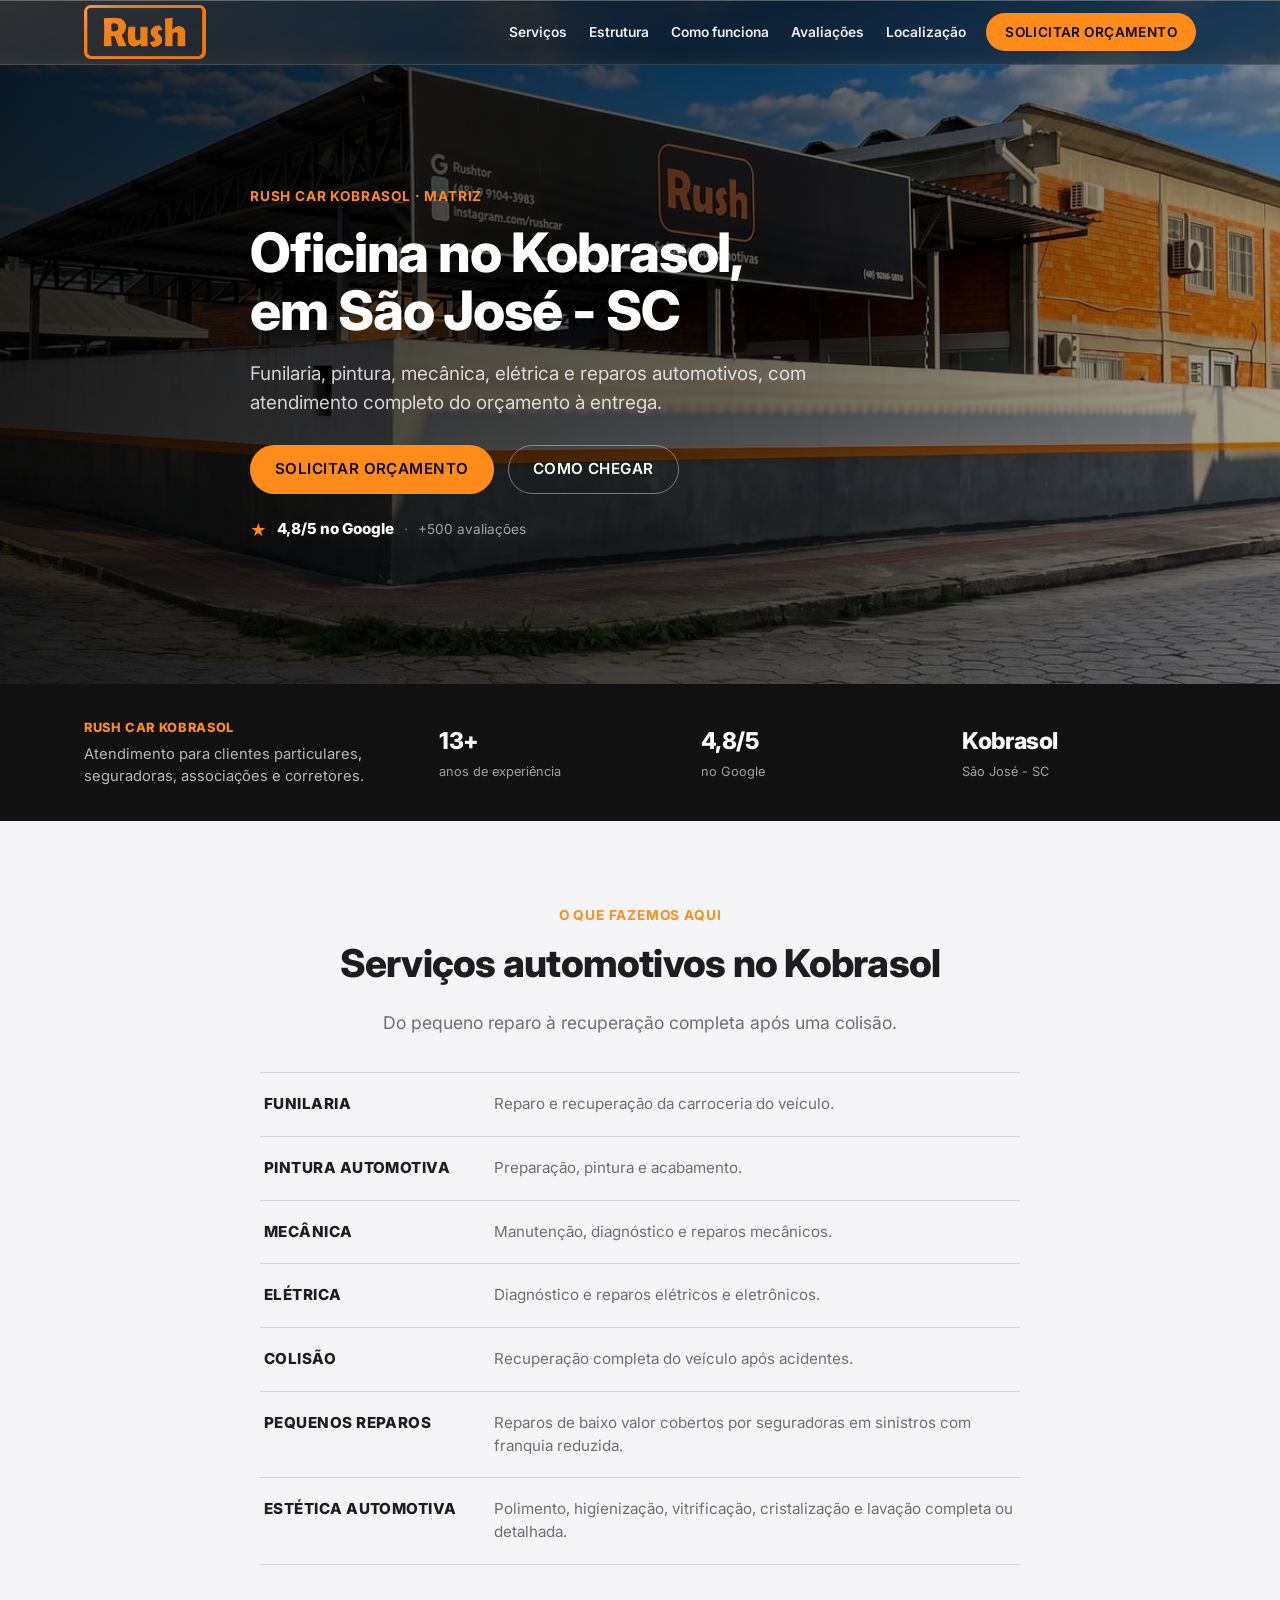
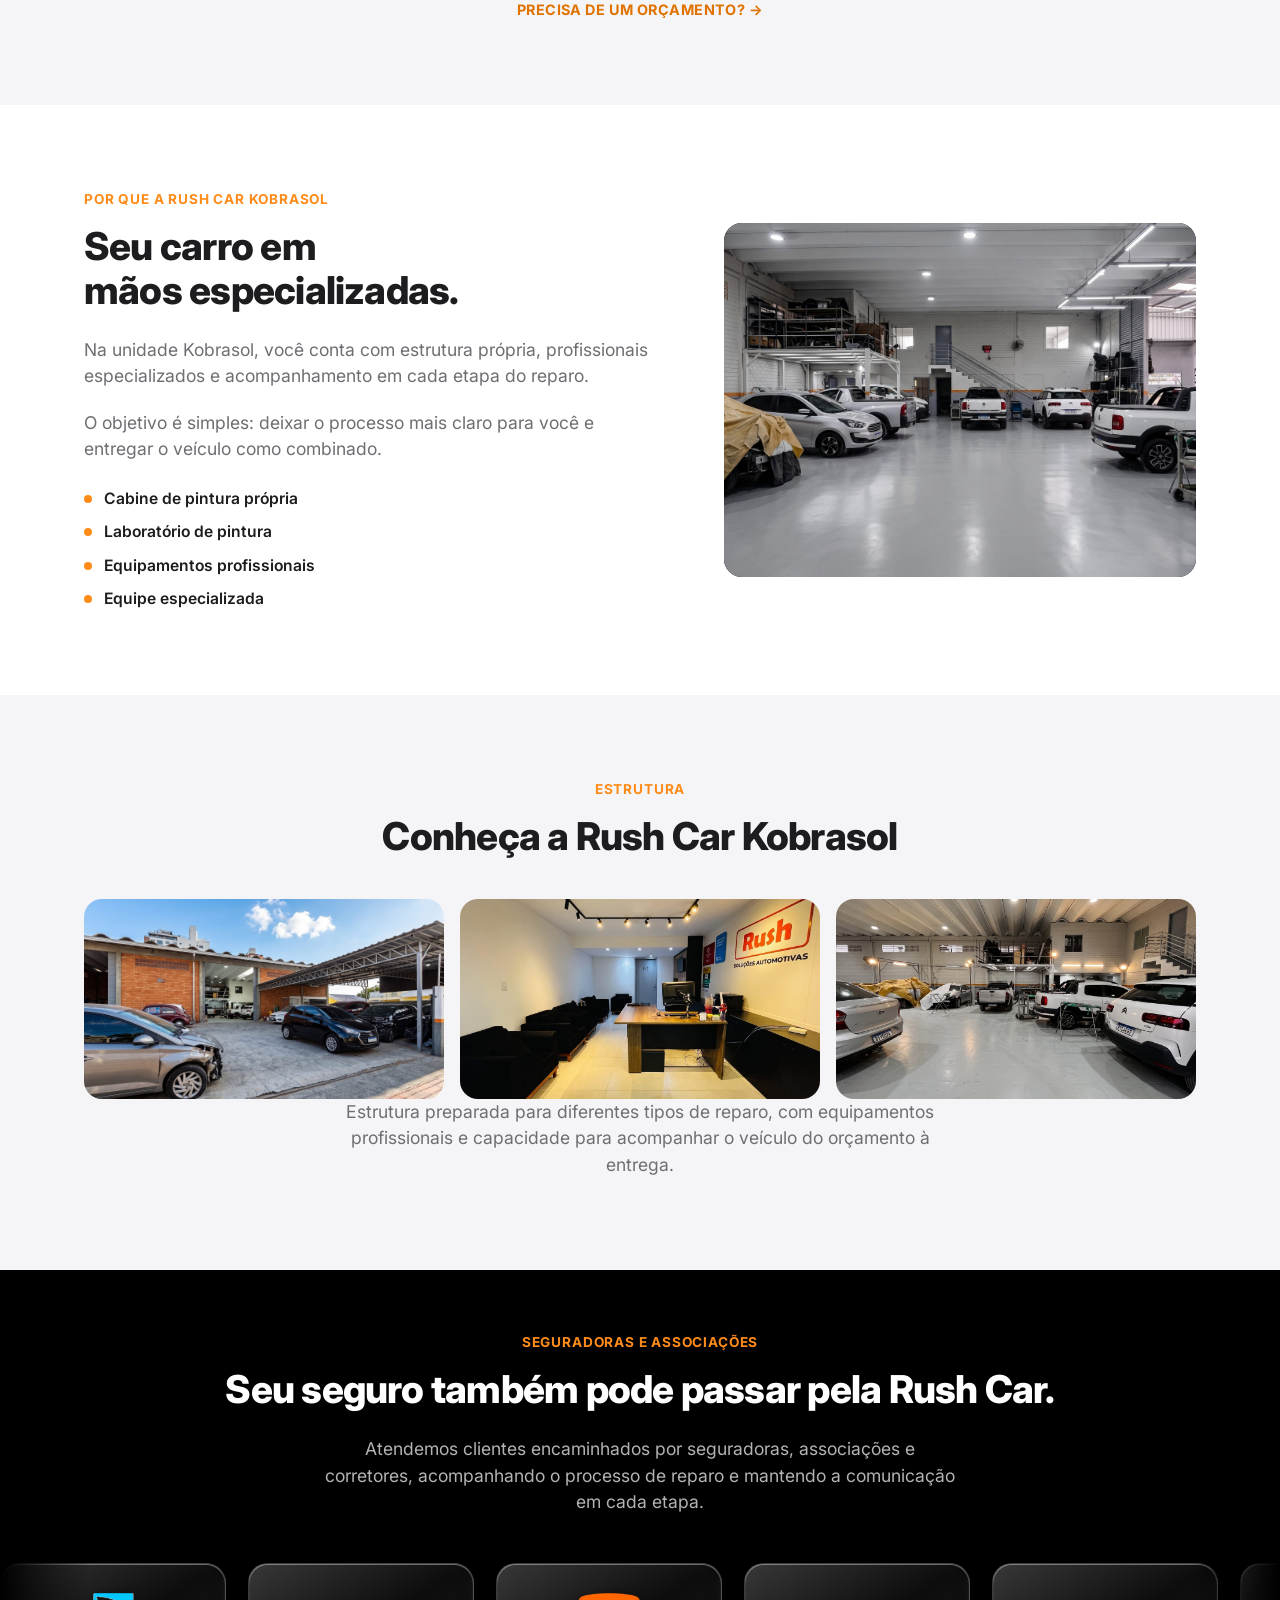
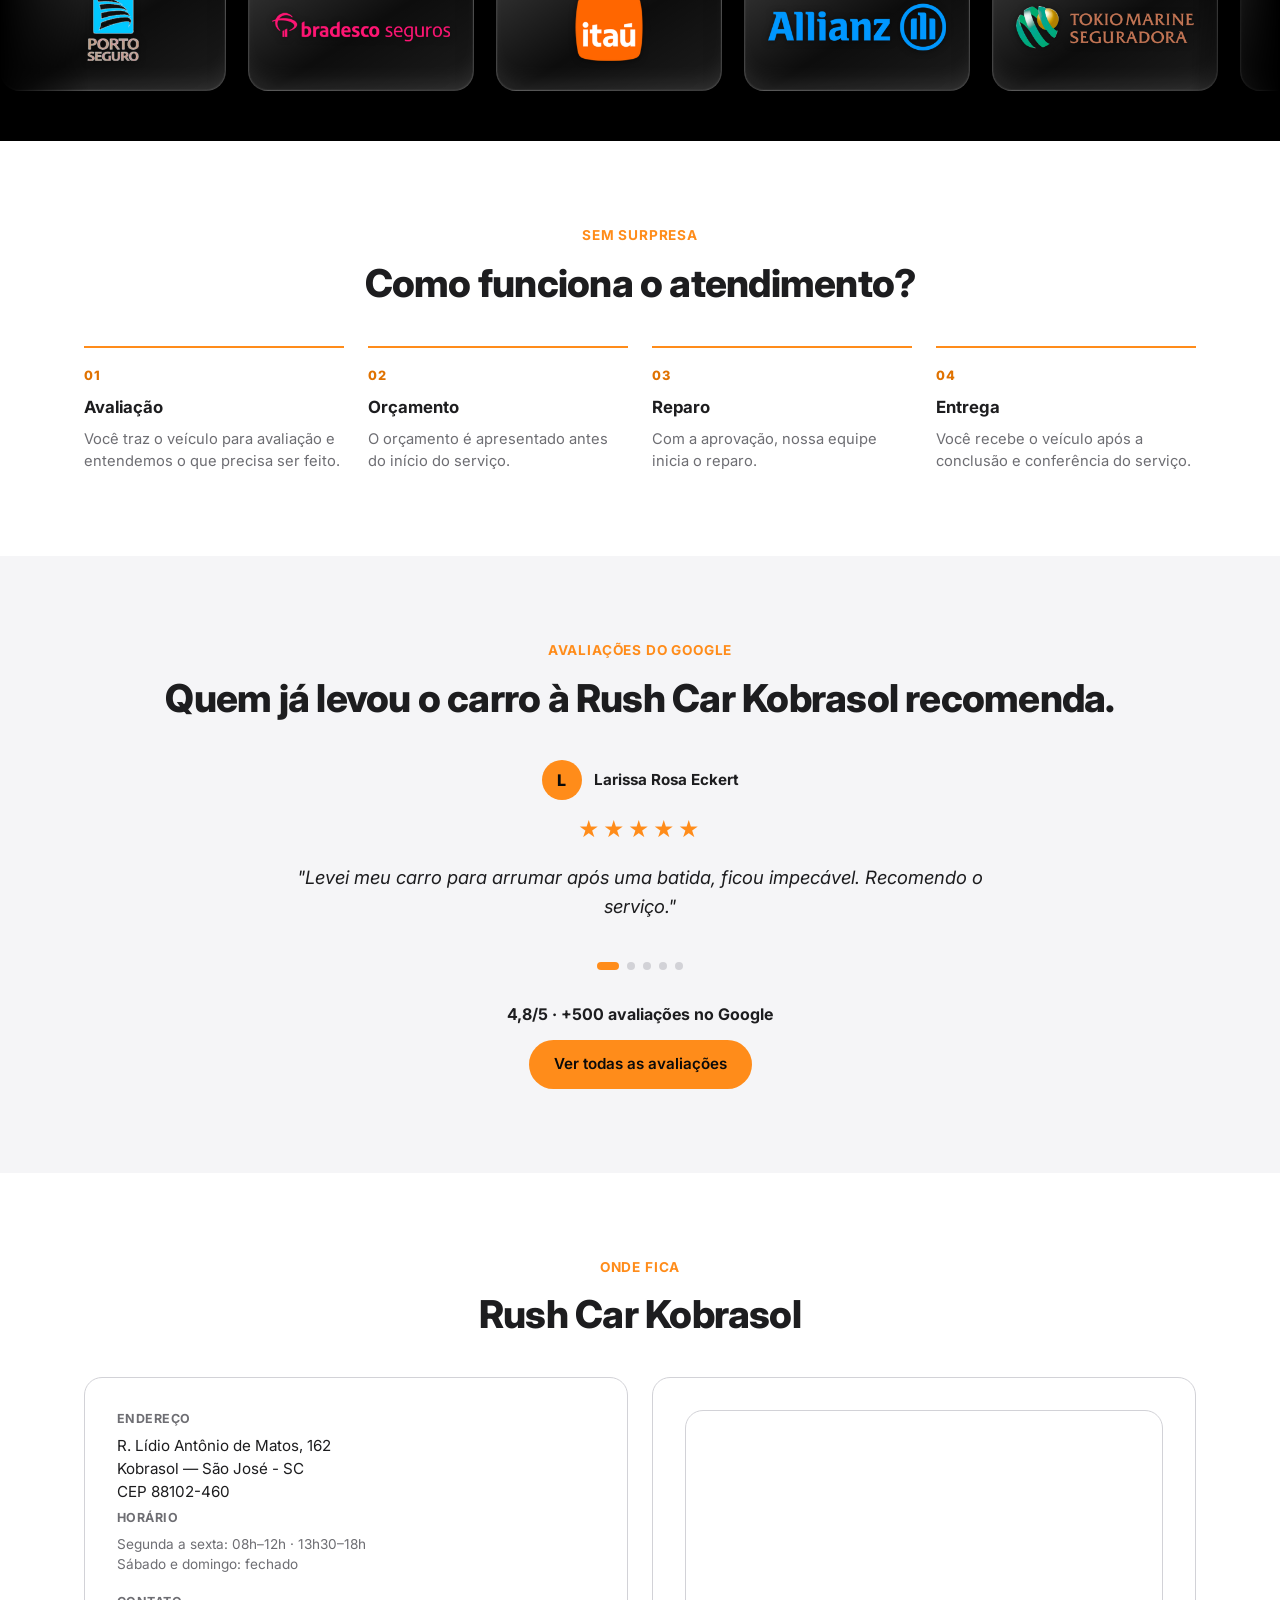
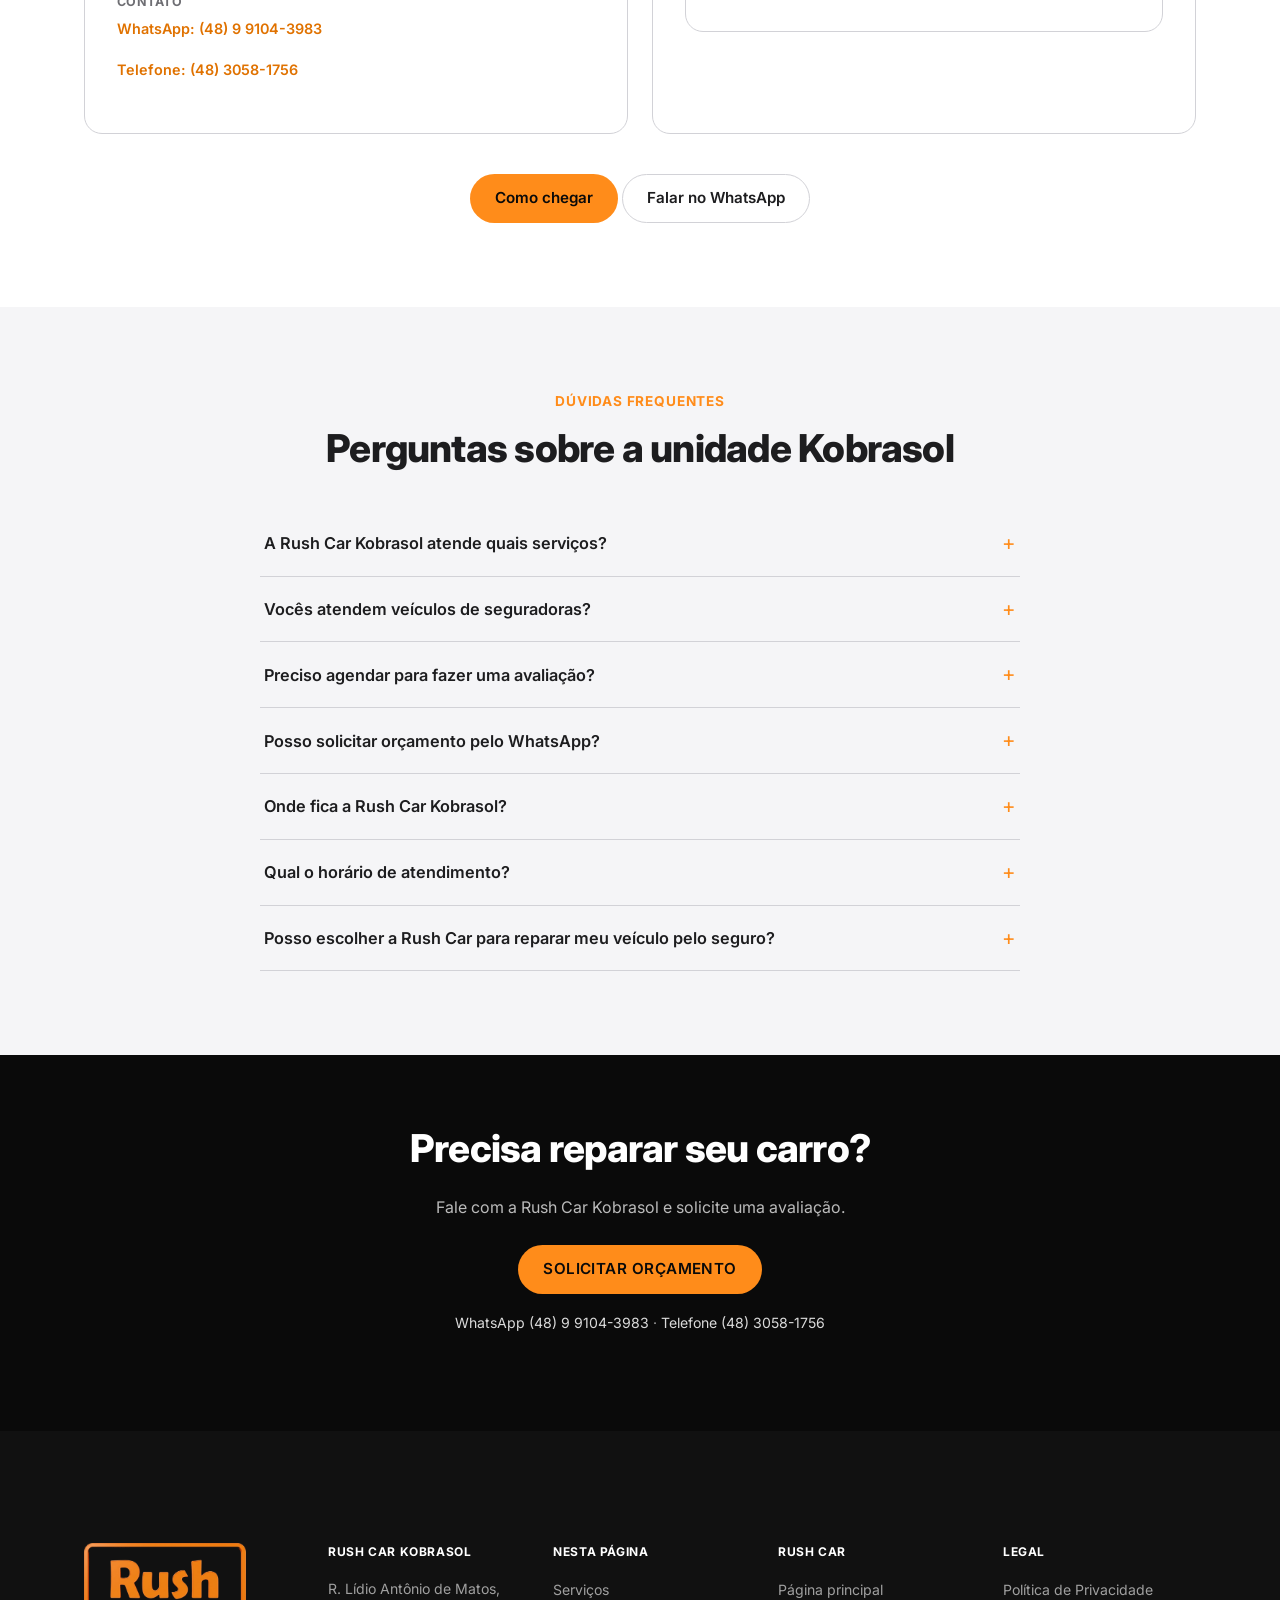
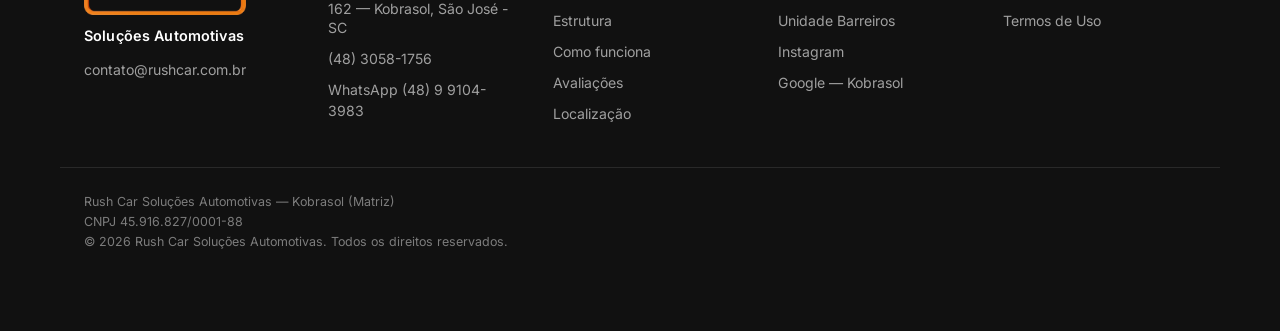
<file: kobrasol.html>
<!DOCTYPE html>
<html lang="pt-BR">
<head>
<meta charset="UTF-8">
<meta name="viewport" content="width=device-width, initial-scale=1.0">
<title>Rush Car Kobrasol | Funilaria, Pintura e Oficina em São José - SC</title>
<meta name="description" content="Oficina no Kobrasol, em São José - SC. Funilaria, pintura, mecânica, elétrica e reparos de colisão. Solicite seu orçamento à Rush Car.">

<link rel="icon" href="assets/img/favicon/favicon.ico" sizes="any">
<link rel="icon" type="image/png" sizes="32x32" href="assets/img/favicon/favicon-32x32.png">
<link rel="apple-touch-icon" href="assets/img/favicon/apple-touch-icon.png">

<link rel="preload" as="image" href="assets/img/kobrasol-02.jpg" fetchpriority="high">

<link rel="canonical" href="https://rushsolucoesautomotivas.com.br/kobrasol">
<meta property="og:type" content="business.business">
<meta property="og:site_name" content="Rush Car Soluções Automotivas">
<meta property="og:title" content="Rush Car Kobrasol — Oficina em São José - SC">
<meta property="og:description" content="Funilaria, pintura, mecânica, elétrica e reparo de colisão no Kobrasol, São José - SC. Do orçamento à entrega.">
<meta property="og:image" content="https://rushsolucoesautomotivas.com.br/assets/img/kobrasol-02.jpg">
<meta property="og:url" content="https://rushsolucoesautomotivas.com.br/kobrasol">
<meta property="og:locale" content="pt_BR">

<link rel="preconnect" href="https://fonts.googleapis.com">
<link rel="preconnect" href="https://fonts.gstatic.com" crossorigin>
<link href="https://fonts.googleapis.com/css2?family=Inter:wght@400;500;600;700;800&display=swap" rel="stylesheet">
<link rel="stylesheet" href="assets/css/style.css">

<script type="application/ld+json">
{
  "@context": "https://schema.org",
  "@type": "AutoRepair",
  "@id": "https://rushsolucoesautomotivas.com.br/kobrasol#business",
  "name": "Rush Car Soluções Automotivas — Kobrasol",
  "url": "https://rushsolucoesautomotivas.com.br/kobrasol",
  "image": "https://rushsolucoesautomotivas.com.br/assets/img/kobrasol-02.jpg",
  "telephone": "+554830581756",
  "priceRange": "$$",
  "parentOrganization": { "@type": "Organization", "name": "Rush Car Soluções Automotivas" },
  "address": {
    "@type": "PostalAddress",
    "streetAddress": "R. Lídio Antônio de Matos, 162 — Kobrasol",
    "addressLocality": "São José",
    "addressRegion": "SC",
    "postalCode": "88102-460",
    "addressCountry": "BR"
  },
  "geo": { "@type": "GeoCoordinates", "latitude": "-27.5987513", "longitude": "-48.6192281" },
  "hasMap": "https://www.google.com/maps?q=R.+L%C3%ADdio+Ant%C3%B4nio+de+Matos%2C+162+-+Kobrasol%2C+S%C3%A3o+Jos%C3%A9+-+SC%2C+88102-460",
  "areaServed": ["Kobrasol", "São José - SC", "Grande Florianópolis"],
  "openingHoursSpecification": [
    { "@type": "OpeningHoursSpecification", "dayOfWeek": ["Monday","Tuesday","Wednesday","Thursday","Friday"], "opens": "08:00", "closes": "12:00" },
    { "@type": "OpeningHoursSpecification", "dayOfWeek": ["Monday","Tuesday","Wednesday","Thursday","Friday"], "opens": "13:30", "closes": "18:00" }
  ],
  "sameAs": [
    "https://www.instagram.com/rushsolucoesautomotivas/",
    "https://share.google/cpI7WJnzD7hsyXWhy"
  ],
  "aggregateRating": { "@type": "AggregateRating", "ratingValue": "4.8", "reviewCount": "500" }
}
</script>

<script type="application/ld+json">
{
  "@context": "https://schema.org",
  "@type": "FAQPage",
  "mainEntity": [
    {
      "@type": "Question",
      "name": "A Rush Car Kobrasol atende quais serviços?",
      "acceptedAnswer": { "@type": "Answer", "text": "Funilaria, pintura automotiva, mecânica, elétrica, reparo de colisão, pequenos reparos e estética automotiva — do pequeno reparo à recuperação completa do veículo." }
    },
    {
      "@type": "Question",
      "name": "Vocês atendem veículos de seguradoras?",
      "acceptedAnswer": { "@type": "Answer", "text": "Sim. Atendemos veículos encaminhados por seguradoras, associações e corretores, com acompanhamento durante todo o reparo." }
    },
    {
      "@type": "Question",
      "name": "Preciso agendar para fazer uma avaliação?",
      "acceptedAnswer": { "@type": "Answer", "text": "Recomendamos falar antes pelo WhatsApp para organizar a avaliação e evitar espera." }
    },
    {
      "@type": "Question",
      "name": "Posso solicitar orçamento pelo WhatsApp?",
      "acceptedAnswer": { "@type": "Answer", "text": "Sim. Envie as fotos e informações do veículo pelo WhatsApp (48) 9 9104-3983 e a recepção orienta os próximos passos." }
    },
    {
      "@type": "Question",
      "name": "Onde fica a Rush Car Kobrasol?",
      "acceptedAnswer": { "@type": "Answer", "text": "Na R. Lídio Antônio de Matos, 162 — Kobrasol, São José - SC, CEP 88102-460." }
    },
    {
      "@type": "Question",
      "name": "Qual o horário de atendimento?",
      "acceptedAnswer": { "@type": "Answer", "text": "Segunda a sexta, das 08h às 12h e das 13h30 às 18h. Sábado e domingo, fechado." }
    },
    {
      "@type": "Question",
      "name": "Posso escolher a Rush Car para reparar meu veículo pelo seguro?",
      "acceptedAnswer": { "@type": "Answer", "text": "Sim. Caso o seu seguro permita a livre escolha da oficina, você pode indicar a Rush Car para realizar o reparo. Em caso de dúvida, fale conosco pelo WhatsApp e orientamos você sobre o processo." }
    }
  ]
}
</script>
</head>
<body>

<!-- ===== HEADER (enxuto) ===== -->
<header class="site-header" id="header">
  <div class="container header-inner">
    <a href="/" class="logo">
      <img src="assets/img/logo-rush.png" alt="Rush Car Soluções Automotivas" class="logo-img" width="900" height="399">
    </a>

    <nav class="main-nav" id="main-nav">
      <a href="#servicos">Serviços</a>
      <a href="#estrutura">Estrutura</a>
      <a href="#como-funciona">Como funciona</a>
      <a href="#avaliacoes">Avaliações</a>
      <a href="#localizacao">Localização</a>
    </nav>

    <a href="https://wa.me/5548991043983?text=Ol%C3%A1!%20Vim%20pelo%20site%20da%20Rush%20Car%20Kobrasol%20e%20gostaria%20de%20solicitar%20um%20or%C3%A7amento." class="btn btn-small btn-accent header-cta" target="_blank" rel="noopener">Solicitar orçamento</a>

    <button class="nav-toggle" id="nav-toggle" aria-label="Abrir menu" aria-expanded="false">
      <span></span><span></span><span></span>
    </button>
  </div>
</header>

<main id="top">

  <!-- ===== 02 · HERO ===== -->
  <section class="uhero">
    <div class="uhero-bg" aria-hidden="true" style="background-image:url('assets/img/kobrasol-02.jpg')"></div>
    <div class="container uhero-inner reveal">
      <p class="eyebrow">Rush Car Kobrasol · Matriz</p>
      <h1>Oficina no Kobrasol, em São José - SC</h1>
      <p class="hero-sub">Funilaria, pintura, mecânica, elétrica e reparos automotivos, com atendimento completo do orçamento à entrega.</p>
      <div class="hero-actions">
        <a href="https://wa.me/5548991043983?text=Ol%C3%A1!%20Vim%20pelo%20site%20da%20Rush%20Car%20Kobrasol%20e%20gostaria%20de%20solicitar%20um%20or%C3%A7amento." class="btn btn-accent" target="_blank" rel="noopener">Solicitar orçamento</a>
        <a href="https://www.google.com/maps/dir/?api=1&destination=R.+L%C3%ADdio+Ant%C3%B4nio+de+Matos%2C+162+-+Kobrasol%2C+S%C3%A3o+Jos%C3%A9+-+SC%2C+88102-460" class="btn btn-ghost" target="_blank" rel="noopener">Como chegar</a>
      </div>
      <div class="hero-rating">
        <span class="hero-rating-stars" aria-hidden="true">★</span>
        <span class="hero-rating-score">4,8/5 no Google</span>
        <span class="hero-rating-count">+500 avaliações</span>
      </div>
    </div>
  </section>

  <!-- ===== 03 · PROVA LOCAL ===== -->
  <section class="uproof">
    <div class="container uproof-inner reveal">
      <div class="uproof-lead">
        <span class="k">Rush Car Kobrasol</span>
        <p>Atendimento para clientes particulares, seguradoras, associações e corretores.</p>
      </div>
      <div class="uproof-stat"><span class="n">13+</span><span class="l">anos de experiência</span></div>
      <div class="uproof-stat"><span class="n">4,8/5</span><span class="l">no Google</span></div>
      <div class="uproof-stat"><span class="n">Kobrasol</span><span class="l">São José - SC</span></div>
    </div>
  </section>

  <!-- ===== 04 · SERVIÇOS ===== -->
  <section id="servicos" class="section section-alt">
    <div class="container reveal">
      <p class="eyebrow center">O que fazemos aqui</p>
      <h2 class="center">Serviços automotivos no Kobrasol</h2>
      <p class="lead center max-w">Do pequeno reparo à recuperação completa após uma colisão.</p>

      <div class="svc-rows">
        <div class="svc-row"><h3>Funilaria</h3><p>Reparo e recuperação da carroceria do veículo.</p></div>
        <div class="svc-row"><h3>Pintura automotiva</h3><p>Preparação, pintura e acabamento.</p></div>
        <div class="svc-row"><h3>Mecânica</h3><p>Manutenção, diagnóstico e reparos mecânicos.</p></div>
        <div class="svc-row"><h3>Elétrica</h3><p>Diagnóstico e reparos elétricos e eletrônicos.</p></div>
        <div class="svc-row"><h3>Colisão</h3><p>Recuperação completa do veículo após acidentes.</p></div>
        <div class="svc-row"><h3>Pequenos reparos</h3><p>Reparos de baixo valor cobertos por seguradoras em sinistros com franquia reduzida.</p></div>
        <div class="svc-row"><h3>Estética automotiva</h3><p>Polimento, higienização, vitrificação, cristalização e lavação completa ou detalhada.</p></div>
      </div>

      <div class="svc-cta">
        <a class="inline-cta" href="https://wa.me/5548991043983?text=Ol%C3%A1!%20Preciso%20de%20um%20or%C3%A7amento%20na%20Rush%20Car%20Kobrasol." target="_blank" rel="noopener">Precisa de um orçamento? →</a>
      </div>
    </div>
  </section>

  <!-- ===== 05 · POR QUE A RUSH CAR KOBRASOL ===== -->
  <section class="section">
    <div class="container split reveal">
      <div class="split-text">
        <p class="eyebrow">Por que a Rush Car Kobrasol</p>
        <h2>Seu carro em mãos especializadas.</h2>
        <p class="lead">Na unidade Kobrasol, você conta com estrutura própria, profissionais especializados e acompanhamento em cada etapa do reparo.</p>
        <p class="lead">O objetivo é simples: deixar o processo mais claro para você e entregar o veículo como combinado.</p>
        <ul class="plain-list">
          <li>Cabine de pintura própria</li>
          <li>Laboratório de pintura</li>
          <li>Equipamentos profissionais</li>
          <li>Equipe especializada</li>
        </ul>
      </div>
      <div class="split-visual">
        <div class="visual-card visual-card-photo">
          <img src="assets/img/kobrasol-estrutura-01.jpg" alt="Área interna da oficina Rush Car Kobrasol, com veículos em reparo" width="1200" height="1016">
        </div>
      </div>
    </div>
  </section>

  <!-- ===== 06 · ESTRUTURA DA UNIDADE ===== -->
  <section id="estrutura" class="section section-alt">
    <div class="container reveal">
      <p class="eyebrow center">Estrutura</p>
      <h2 class="center">Conheça a Rush Car Kobrasol</h2>

      <div class="gallery-grid">
        <div class="gallery-item"><img src="assets/img/kobrasol-01.jpg" alt="Pátio e área de atendimento da Rush Car Kobrasol" loading="lazy" width="1800" height="1070"></div>
        <div class="gallery-item"><img src="assets/img/kobrasol-recepcao.jpg" alt="Recepção da Rush Car Kobrasol" loading="lazy" width="1200" height="900"></div>
        <div class="gallery-item"><img src="assets/img/kobrasol-estrutura-02.jpg" alt="Oficina da Rush Car Kobrasol com veículos em processo" loading="lazy" width="1200" height="997"></div>
      </div>

      <p class="lead center unit-estrutura-text">Estrutura preparada para diferentes tipos de reparo, com equipamentos profissionais e capacidade para acompanhar o veículo do orçamento à entrega.</p>
    </div>
  </section>

  <!-- ===== 07 · SEGURADORAS / ASSOCIAÇÕES ===== -->
  <section class="section section-partners">
    <div class="container reveal">
      <p class="eyebrow center">Seguradoras e associações</p>
      <h2 class="center">Seu seguro também pode passar pela Rush Car.</h2>
      <p class="lead center max-w">Atendemos clientes encaminhados por seguradoras, associações e corretores, acompanhando o processo de reparo e mantendo a comunicação em cada etapa.</p>
    </div>
    <div class="marquee">
      <div class="marquee-track" id="marquee-track">
        <span class="marquee-item"><img src="assets/img/seguradoras/porto-seguro.png" alt="Porto Seguro" loading="eager" decoding="async"></span>
        <span class="marquee-item"><img src="assets/img/seguradoras/bradesco-seguros.png" alt="Bradesco Seguros" loading="eager" decoding="async"></span>
        <span class="marquee-item"><img src="assets/img/seguradoras/itau-seguros.png" alt="Itaú Seguros" loading="eager" decoding="async"></span>
        <span class="marquee-item"><img src="assets/img/seguradoras/allianz.png" alt="Allianz" loading="eager" decoding="async"></span>
        <span class="marquee-item"><img src="assets/img/seguradoras/tokio-marine.png" alt="Tokio Marine" loading="eager" decoding="async"></span>
        <span class="marquee-item"><img src="assets/img/seguradoras/hdi-seguros.png" alt="HDI Seguros" loading="eager" decoding="async"></span>
        <span class="marquee-item"><img src="assets/img/seguradoras/zurich.png" alt="Zurich" loading="eager" decoding="async"></span>
        <span class="marquee-item"><img src="assets/img/seguradoras/mitsui-sumitomo-seguros.png" alt="Mitsui Sumitomo Seguros" loading="eager" decoding="async"></span>
        <span class="marquee-item"><img src="assets/img/seguradoras/santander-seguros.png" alt="Santander Seguros" loading="eager" decoding="async"></span>
        <span class="marquee-item"><img src="assets/img/seguradoras/azul-seguros.png" alt="Azul Seguros" loading="eager" decoding="async"></span>
        <span class="marquee-item"><img src="assets/img/seguradoras/axa-seguros.png" alt="AXA Seguros" loading="eager" decoding="async"></span>
        <span class="marquee-item"><img src="assets/img/seguradoras/suica-seguradora.png" alt="Suíça Seguradora" loading="eager" decoding="async"></span>
        <span class="marquee-item"><img src="assets/img/seguradoras/yelum-seguros.png" alt="Yelum Seguros" loading="eager" decoding="async"></span>
        <span class="marquee-item"><img src="assets/img/seguradoras/loovi-seguros.png" alt="Loovi Seguros" loading="eager" decoding="async"></span>
        <span class="marquee-item"><img src="assets/img/seguradoras/gente-seguradora.png" alt="Gente Seguradora" loading="eager" decoding="async"></span>
        <span class="marquee-item"><img src="assets/img/seguradoras/pier-seguros.png" alt="Pier Seguros" loading="eager" decoding="async"></span>
        <span class="marquee-item"><img src="assets/img/seguradoras/litoranea.png" alt="Litorânea" loading="eager" decoding="async"></span>
        <span class="marquee-item"><img src="assets/img/seguradoras/anasc.png" alt="ANASC" loading="eager" decoding="async"></span>
        <span class="marquee-item"><img src="assets/img/seguradoras/aars.png" alt="AARS" loading="eager" decoding="async"></span>
        <span class="marquee-item"><img src="assets/img/seguradoras/a-gaucha-protecao-veicular.png" alt="A Gaúcha Proteção Veicular" loading="eager" decoding="async"></span>
        <span class="marquee-item"><img src="assets/img/seguradoras/agv.png" alt="AGV" loading="eager" decoding="async"></span>
        <span class="marquee-item"><img src="assets/img/seguradoras/continental.png" alt="Continental" loading="eager" decoding="async"></span>
        <span class="marquee-item"><img src="assets/img/seguradoras/prosul.png" alt="Prosul" loading="eager" decoding="async"></span>
        <span class="marquee-item"><img src="assets/img/seguradoras/real-vale.png" alt="Real Vale" loading="eager" decoding="async"></span>
        <span class="marquee-item"><img src="assets/img/seguradoras/star.png" alt="Star" loading="eager" decoding="async"></span>
        <span class="marquee-item"><img src="assets/img/seguradoras/bem-protege.png" alt="Bem Protege" loading="eager" decoding="async"></span>
        <span class="marquee-item"><img src="assets/img/seguradoras/maxpar.png" alt="Maxpar" loading="eager" decoding="async"></span>
        <!-- duplicado para loop contínuo -->
        <span class="marquee-item" aria-hidden="true"><img src="assets/img/seguradoras/porto-seguro.png" alt="" loading="eager" decoding="async"></span>
        <span class="marquee-item" aria-hidden="true"><img src="assets/img/seguradoras/bradesco-seguros.png" alt="" loading="eager" decoding="async"></span>
        <span class="marquee-item" aria-hidden="true"><img src="assets/img/seguradoras/itau-seguros.png" alt="" loading="eager" decoding="async"></span>
        <span class="marquee-item" aria-hidden="true"><img src="assets/img/seguradoras/allianz.png" alt="" loading="eager" decoding="async"></span>
        <span class="marquee-item" aria-hidden="true"><img src="assets/img/seguradoras/tokio-marine.png" alt="" loading="eager" decoding="async"></span>
        <span class="marquee-item" aria-hidden="true"><img src="assets/img/seguradoras/hdi-seguros.png" alt="" loading="eager" decoding="async"></span>
        <span class="marquee-item" aria-hidden="true"><img src="assets/img/seguradoras/zurich.png" alt="" loading="eager" decoding="async"></span>
        <span class="marquee-item" aria-hidden="true"><img src="assets/img/seguradoras/mitsui-sumitomo-seguros.png" alt="" loading="eager" decoding="async"></span>
        <span class="marquee-item" aria-hidden="true"><img src="assets/img/seguradoras/santander-seguros.png" alt="" loading="eager" decoding="async"></span>
        <span class="marquee-item" aria-hidden="true"><img src="assets/img/seguradoras/azul-seguros.png" alt="" loading="eager" decoding="async"></span>
        <span class="marquee-item" aria-hidden="true"><img src="assets/img/seguradoras/axa-seguros.png" alt="" loading="eager" decoding="async"></span>
        <span class="marquee-item" aria-hidden="true"><img src="assets/img/seguradoras/suica-seguradora.png" alt="" loading="eager" decoding="async"></span>
        <span class="marquee-item" aria-hidden="true"><img src="assets/img/seguradoras/yelum-seguros.png" alt="" loading="eager" decoding="async"></span>
        <span class="marquee-item" aria-hidden="true"><img src="assets/img/seguradoras/loovi-seguros.png" alt="" loading="eager" decoding="async"></span>
        <span class="marquee-item" aria-hidden="true"><img src="assets/img/seguradoras/gente-seguradora.png" alt="" loading="eager" decoding="async"></span>
        <span class="marquee-item" aria-hidden="true"><img src="assets/img/seguradoras/pier-seguros.png" alt="" loading="eager" decoding="async"></span>
        <span class="marquee-item" aria-hidden="true"><img src="assets/img/seguradoras/litoranea.png" alt="" loading="eager" decoding="async"></span>
        <span class="marquee-item" aria-hidden="true"><img src="assets/img/seguradoras/anasc.png" alt="" loading="eager" decoding="async"></span>
        <span class="marquee-item" aria-hidden="true"><img src="assets/img/seguradoras/aars.png" alt="" loading="eager" decoding="async"></span>
        <span class="marquee-item" aria-hidden="true"><img src="assets/img/seguradoras/a-gaucha-protecao-veicular.png" alt="" loading="eager" decoding="async"></span>
        <span class="marquee-item" aria-hidden="true"><img src="assets/img/seguradoras/agv.png" alt="" loading="eager" decoding="async"></span>
        <span class="marquee-item" aria-hidden="true"><img src="assets/img/seguradoras/continental.png" alt="" loading="eager" decoding="async"></span>
        <span class="marquee-item" aria-hidden="true"><img src="assets/img/seguradoras/prosul.png" alt="" loading="eager" decoding="async"></span>
        <span class="marquee-item" aria-hidden="true"><img src="assets/img/seguradoras/real-vale.png" alt="" loading="eager" decoding="async"></span>
        <span class="marquee-item" aria-hidden="true"><img src="assets/img/seguradoras/star.png" alt="" loading="eager" decoding="async"></span>
        <span class="marquee-item" aria-hidden="true"><img src="assets/img/seguradoras/bem-protege.png" alt="" loading="eager" decoding="async"></span>
        <span class="marquee-item" aria-hidden="true"><img src="assets/img/seguradoras/maxpar.png" alt="" loading="eager" decoding="async"></span>
      </div>
    </div>
  </section>

  <!-- ===== 08 · COMO FUNCIONA ===== -->
  <section id="como-funciona" class="section">
    <div class="container reveal">
      <p class="eyebrow center">Sem surpresa</p>
      <h2 class="center">Como funciona o atendimento?</h2>

      <div class="steps">
        <div class="step">
          <span class="step-n">01</span>
          <h3>Avaliação</h3>
          <p>Você traz o veículo para avaliação e entendemos o que precisa ser feito.</p>
        </div>
        <div class="step">
          <span class="step-n">02</span>
          <h3>Orçamento</h3>
          <p>O orçamento é apresentado antes do início do serviço.</p>
        </div>
        <div class="step">
          <span class="step-n">03</span>
          <h3>Reparo</h3>
          <p>Com a aprovação, nossa equipe inicia o reparo.</p>
        </div>
        <div class="step">
          <span class="step-n">04</span>
          <h3>Entrega</h3>
          <p>Você recebe o veículo após a conclusão e conferência do serviço.</p>
        </div>
      </div>
    </div>
  </section>

  <!-- ===== 09 · AVALIAÇÕES (Kobrasol) ===== -->
  <section id="avaliacoes" class="section section-alt">
    <div class="container reveal">
      <p class="eyebrow center">Avaliações do Google</p>
      <h2 class="center">Quem já levou o carro à Rush Car Kobrasol recomenda.</h2>

      <div class="testimonial-carousel" id="testimonial-carousel">
        <div class="testimonial-slide is-active">
          <div class="testimonial-head">
            <span class="testimonial-avatar">L</span>
            <span class="testimonial-name">Larissa Rosa Eckert</span>
          </div>
          <div class="testimonial-stars" aria-hidden="true">★★★★★</div>
          <p class="testimonial-quote">"Levei meu carro para arrumar após uma batida, ficou impecável. Recomendo o serviço."</p>
        </div>
        <div class="testimonial-slide">
          <div class="testimonial-head">
            <span class="testimonial-avatar">N</span>
            <span class="testimonial-name">NCM Consultoria</span>
          </div>
          <div class="testimonial-stars" aria-hidden="true">★★★★★</div>
          <p class="testimonial-quote">"Atendimento impecável do início ao fim. Nos acolheu, orientou e manteve o acompanhamento constante do status do conserto. Mesmo à distância — somos de São Paulo e o serviço foi em Santa Catarina — a comunicação foi perfeita. Superou todas as nossas expectativas."</p>
        </div>
        <div class="testimonial-slide">
          <div class="testimonial-head">
            <span class="testimonial-avatar">E</span>
            <span class="testimonial-name">Estácio da Rosa Filho</span>
          </div>
          <div class="testimonial-stars" aria-hidden="true">★★★★★</div>
          <p class="testimonial-quote">"Após o incidente com meu veículo, a seguradora fez a vistoria na Rush Car e o carro foi para reparo. Ficou em perfeito estado. Agradeço ao bom atendimento de toda a equipe."</p>
        </div>
        <div class="testimonial-slide">
          <div class="testimonial-head">
            <span class="testimonial-avatar">L</span>
            <span class="testimonial-name">Lucy SC</span>
          </div>
          <div class="testimonial-stars" aria-hidden="true">★★★★★</div>
          <p class="testimonial-quote">"Só tenho elogios. Desde o atendimento na recepção, as orientações por WhatsApp, o cumprimento do prazo e o trabalho feito e mais que feito. Deram um trato caprichado no carro. Recomendo!"</p>
        </div>
        <div class="testimonial-slide">
          <div class="testimonial-head">
            <span class="testimonial-avatar">A</span>
            <span class="testimonial-name">Anderson Oleiro</span>
          </div>
          <div class="testimonial-stars" aria-hidden="true">★★★★★</div>
          <p class="testimonial-quote">"Muito bom atendimento. Equipe muito profissional e atenciosa. Recomendo! Nota 10!"</p>
        </div>
      </div>
      <div class="testimonial-dots" id="testimonial-dots">
        <button class="testimonial-dot is-active" data-testimonial-index="0" aria-label="Avaliação 1"></button>
        <button class="testimonial-dot" data-testimonial-index="1" aria-label="Avaliação 2"></button>
        <button class="testimonial-dot" data-testimonial-index="2" aria-label="Avaliação 3"></button>
        <button class="testimonial-dot" data-testimonial-index="3" aria-label="Avaliação 4"></button>
        <button class="testimonial-dot" data-testimonial-index="4" aria-label="Avaliação 5"></button>
      </div>

      <div class="ureviews-foot">
        <p class="ureviews-rating">4,8/5 · +500 avaliações no Google</p>
        <a href="https://share.google/cpI7WJnzD7hsyXWhy" class="btn btn-accent" target="_blank" rel="noopener">Ver todas as avaliações</a>
      </div>
    </div>
  </section>

  <!-- ===== 10 · LOCALIZAÇÃO ===== -->
  <section id="localizacao" class="section">
    <div class="container reveal">
      <p class="eyebrow center">Onde fica</p>
      <h2 class="center">Rush Car Kobrasol</h2>

      <div class="locations-grid">
        <article class="location-card">
          <p class="location-brand">Endereço</p>
          <p class="location-address">R. Lídio Antônio de Matos, 162<br>Kobrasol — São José - SC<br>CEP 88102-460</p>
          <p class="location-brand">Horário</p>
          <p class="unit-hours">Segunda a sexta: 08h–12h · 13h30–18h<br>Sábado e domingo: fechado</p>
          <p class="location-brand">Contato</p>
          <a class="contact-link" href="https://wa.me/5548991043983?text=Ol%C3%A1!%20Vim%20pelo%20site%20da%20Rush%20Car%20Kobrasol." target="_blank" rel="noopener">WhatsApp: (48) 9 9104-3983</a>
          <a class="contact-link" href="tel:+554830581756">Telefone: (48) 3058-1756</a>
        </article>
        <article class="location-card">
          <div class="map-embed">
            <iframe
              title="Mapa — Rush Car Kobrasol"
              src="https://www.google.com/maps?q=R.+L%C3%ADdio+Ant%C3%B4nio+de+Matos%2C+162+-+Kobrasol%2C+S%C3%A3o+Jos%C3%A9+-+SC%2C+88102-460&output=embed"
              loading="lazy"
              referrerpolicy="no-referrer-when-downgrade">
            </iframe>
          </div>
        </article>
      </div>

      <div class="unsure-block">
        <a href="https://www.google.com/maps/dir/?api=1&destination=R.+L%C3%ADdio+Ant%C3%B4nio+de+Matos%2C+162+-+Kobrasol%2C+S%C3%A3o+Jos%C3%A9+-+SC%2C+88102-460" class="btn btn-accent" target="_blank" rel="noopener">Como chegar</a>
        <a href="https://wa.me/5548991043983?text=Ol%C3%A1!%20Vim%20pelo%20site%20da%20Rush%20Car%20Kobrasol." class="btn btn-ghost" target="_blank" rel="noopener">Falar no WhatsApp</a>
      </div>
    </div>
  </section>

  <!-- ===== 11 · FAQ LOCAL ===== -->
  <section id="faq" class="section section-alt">
    <div class="container reveal">
      <p class="eyebrow center">Dúvidas frequentes</p>
      <h2 class="center">Perguntas sobre a unidade Kobrasol</h2>

      <div class="faq-list">
        <div class="faq-item">
          <button class="faq-question" aria-expanded="false">A Rush Car Kobrasol atende quais serviços?<span class="faq-icon" aria-hidden="true">+</span></button>
          <div class="faq-answer"><p>Funilaria, pintura automotiva, mecânica, elétrica, reparo de colisão, pequenos reparos e estética automotiva — do pequeno reparo à recuperação completa do veículo.</p></div>
        </div>
        <div class="faq-item">
          <button class="faq-question" aria-expanded="false">Vocês atendem veículos de seguradoras?<span class="faq-icon" aria-hidden="true">+</span></button>
          <div class="faq-answer"><p>Sim. Atendemos veículos encaminhados por seguradoras, associações e corretores, com acompanhamento durante todo o reparo.</p></div>
        </div>
        <div class="faq-item">
          <button class="faq-question" aria-expanded="false">Preciso agendar para fazer uma avaliação?<span class="faq-icon" aria-hidden="true">+</span></button>
          <div class="faq-answer"><p>Recomendamos falar antes pelo WhatsApp para organizar a avaliação e evitar espera.</p></div>
        </div>
        <div class="faq-item">
          <button class="faq-question" aria-expanded="false">Posso solicitar orçamento pelo WhatsApp?<span class="faq-icon" aria-hidden="true">+</span></button>
          <div class="faq-answer"><p>Sim. Envie as fotos e informações do veículo pelo WhatsApp (48) 9 9104-3983 e a recepção orienta os próximos passos.</p></div>
        </div>
        <div class="faq-item">
          <button class="faq-question" aria-expanded="false">Onde fica a Rush Car Kobrasol?<span class="faq-icon" aria-hidden="true">+</span></button>
          <div class="faq-answer"><p>Na R. Lídio Antônio de Matos, 162 — Kobrasol, São José - SC, CEP 88102-460.</p></div>
        </div>
        <div class="faq-item">
          <button class="faq-question" aria-expanded="false">Qual o horário de atendimento?<span class="faq-icon" aria-hidden="true">+</span></button>
          <div class="faq-answer"><p>Segunda a sexta, das 08h às 12h e das 13h30 às 18h. Sábado e domingo, fechado.</p></div>
        </div>
        <div class="faq-item">
          <button class="faq-question" aria-expanded="false">Posso escolher a Rush Car para reparar meu veículo pelo seguro?<span class="faq-icon" aria-hidden="true">+</span></button>
          <div class="faq-answer"><p>Sim. Caso o seu seguro permita a livre escolha da oficina, você pode indicar a Rush Car para realizar o reparo. Em caso de dúvida, fale conosco pelo WhatsApp e orientamos você sobre o processo.</p></div>
        </div>
      </div>
    </div>
  </section>

  <!-- ===== 12 · CTA FINAL ===== -->
  <section class="cta-final">
    <div class="container reveal">
      <h2>Precisa reparar seu carro?</h2>
      <p>Fale com a Rush Car Kobrasol e solicite uma avaliação.</p>
      <a href="https://wa.me/5548991043983?text=Ol%C3%A1!%20Vim%20pelo%20site%20da%20Rush%20Car%20Kobrasol%20e%20gostaria%20de%20solicitar%20um%20or%C3%A7amento." class="btn btn-accent" target="_blank" rel="noopener">Solicitar orçamento</a>
      <p class="cta-lines">
        <a href="https://wa.me/5548991043983" target="_blank" rel="noopener">WhatsApp (48) 9 9104-3983</a> ·
        <a href="tel:+554830581756">Telefone (48) 3058-1756</a>
      </p>
    </div>
  </section>

</main>

<!-- ===== 13 · FOOTER (simples) ===== -->
<footer class="site-footer unit-footer" id="contato">
  <div class="container footer-grid footer-grid-5">
    <div class="footer-col footer-brand-col">
      <img src="assets/img/logo-rush.png" alt="Rush" class="footer-logo" width="900" height="399">
      <p class="footer-brand-tagline">Soluções Automotivas</p>
      <a href="mailto:contato@rushcar.com.br">contato@rushcar.com.br</a>
    </div>
    <div class="footer-col">
      <h4>Rush Car Kobrasol</h4>
      <span class="footer-text">R. Lídio Antônio de Matos, 162 — Kobrasol, São José - SC</span>
      <a href="tel:+554830581756">(48) 3058-1756</a>
      <a href="https://wa.me/5548991043983" target="_blank" rel="noopener">WhatsApp (48) 9 9104-3983</a>
    </div>
    <div class="footer-col">
      <h4>Nesta página</h4>
      <a href="#servicos">Serviços</a>
      <a href="#estrutura">Estrutura</a>
      <a href="#como-funciona">Como funciona</a>
      <a href="#avaliacoes">Avaliações</a>
      <a href="#localizacao">Localização</a>
    </div>
    <div class="footer-col">
      <h4>Rush Car</h4>
      <a href="/">Página principal</a>
      <a href="/barreiros">Unidade Barreiros</a>
      <a href="https://www.instagram.com/rushsolucoesautomotivas/" target="_blank" rel="noopener">Instagram</a>
      <a href="https://share.google/cpI7WJnzD7hsyXWhy" target="_blank" rel="noopener">Google — Kobrasol</a>
    </div>
    <div class="footer-col">
      <h4>Legal</h4>
      <a href="/politica-de-privacidade">Política de Privacidade</a>
      <a href="/termos-de-uso">Termos de Uso</a>
    </div>
  </div>

  <div class="container footer-bottom">
    <p class="footer-legal">
      Rush Car Soluções Automotivas — Kobrasol (Matriz)<br>
      CNPJ 45.916.827/0001-88<br>
      &copy; <span id="year"></span> Rush Car Soluções Automotivas. Todos os direitos reservados.
    </p>
  </div>
</footer>

<script src="assets/js/main.js"></script>
</body>
</html>
</file>
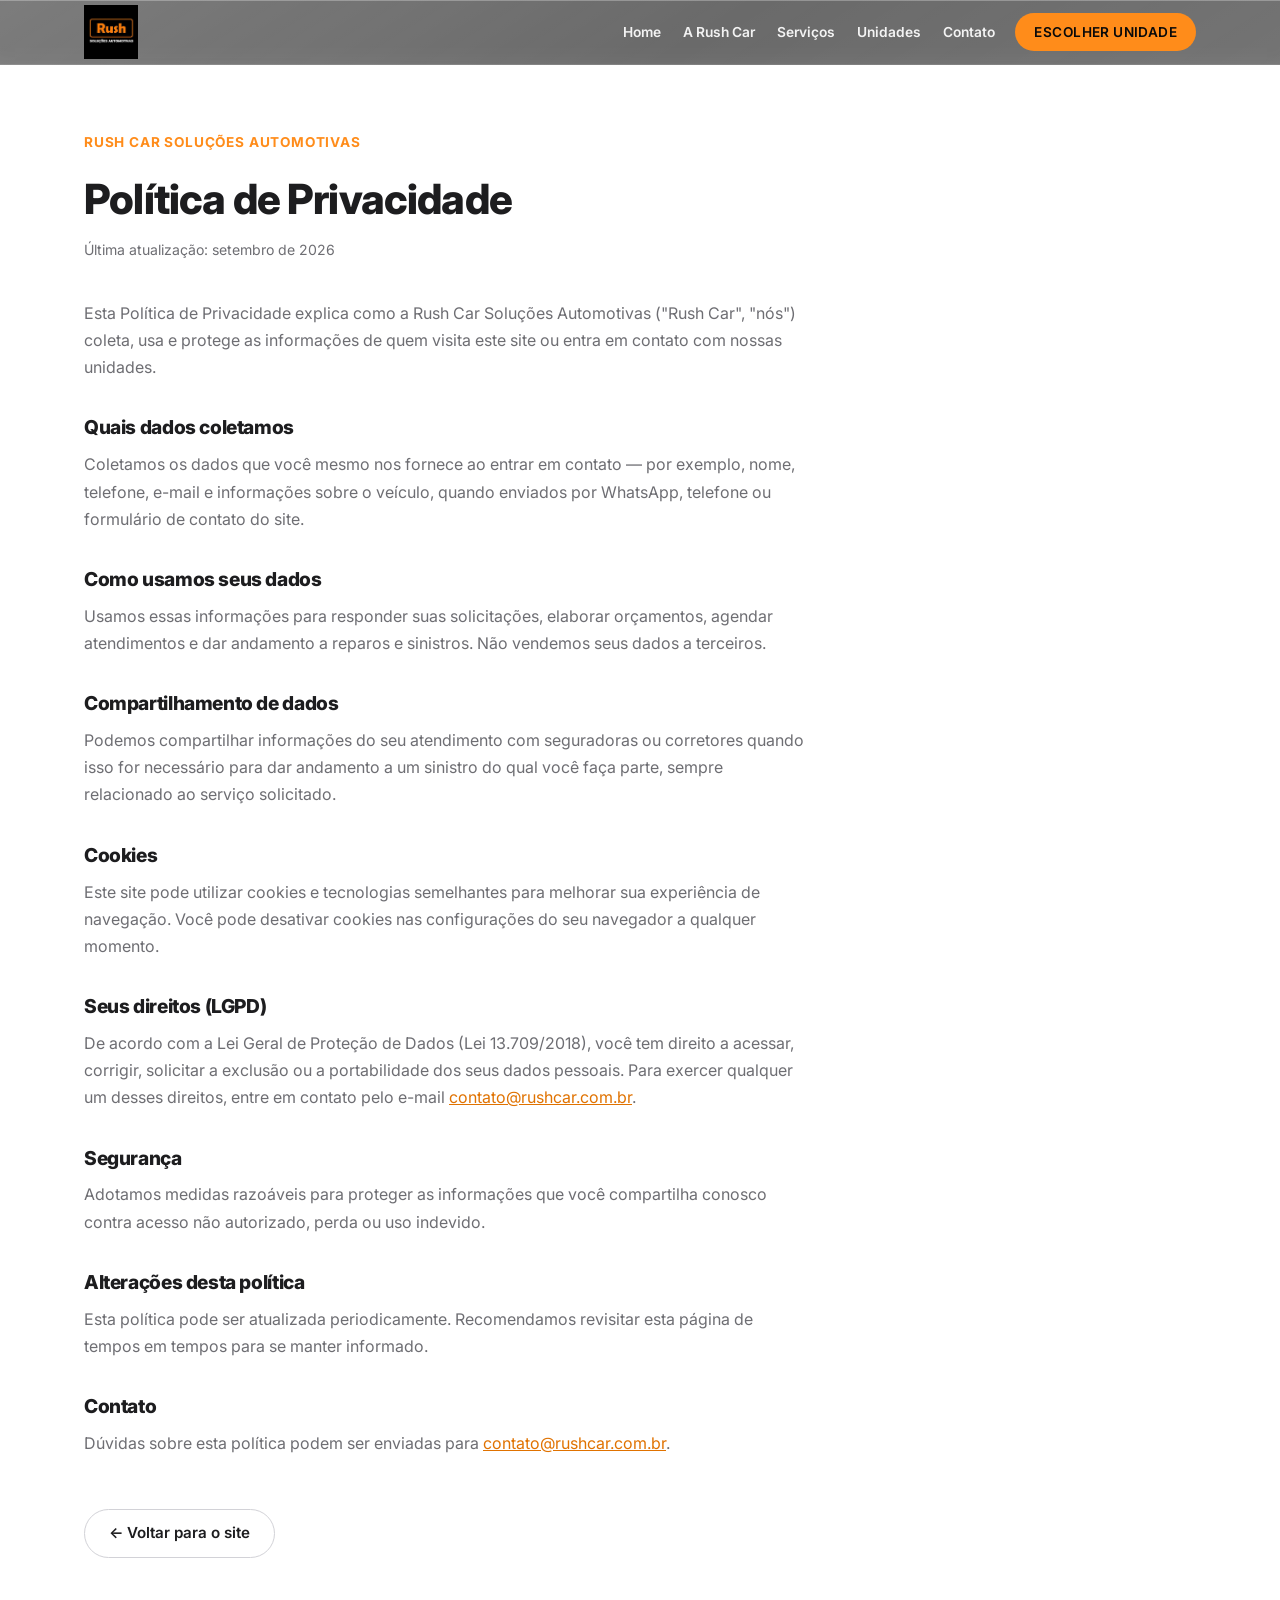
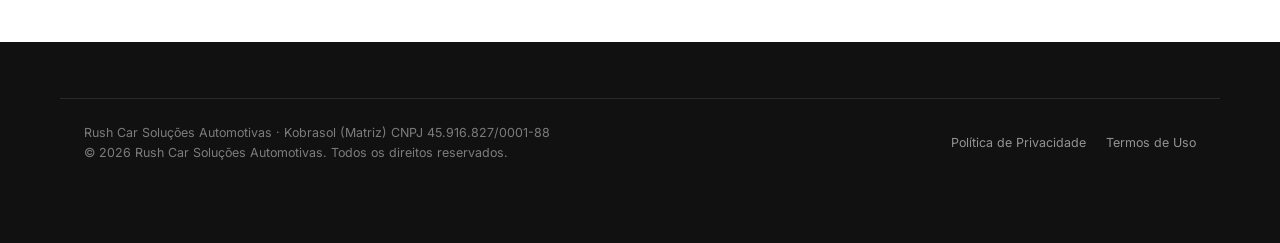
<file: politica-de-privacidade.html>
<!DOCTYPE html>
<html lang="pt-BR">
<head>
<meta charset="UTF-8">
<meta name="viewport" content="width=device-width, initial-scale=1.0">
<title>Política de Privacidade | Rush Car Soluções Automotivas</title>
<meta name="description" content="Política de Privacidade da Rush Car Soluções Automotivas.">
<link rel="preconnect" href="https://fonts.googleapis.com">
<link rel="preconnect" href="https://fonts.gstatic.com" crossorigin>
<link href="https://fonts.googleapis.com/css2?family=Inter:wght@400;500;600;700;800&display=swap" rel="stylesheet">
<link rel="stylesheet" href="assets/css/style.css">
</head>
<body>

<header class="site-header" id="header">
  <div class="container header-inner">
    <a href="index.html" class="logo">
      <img src="assets/img/logo.jpg" alt="Rush Car Soluções Automotivas" class="logo-img">
    </a>
    <nav class="main-nav" id="main-nav">
      <a href="index.html">Home</a>
      <a href="index.html#sobre">A Rush Car</a>
      <a href="index.html#servicos">Serviços</a>
      <a href="index.html#unidades">Unidades</a>
      <a href="index.html#contato">Contato</a>
    </nav>
    <a href="index.html#unidades" class="btn btn-small btn-accent header-cta">Escolher unidade</a>
    <button class="nav-toggle" id="nav-toggle" aria-label="Abrir menu" aria-expanded="false">
      <span></span><span></span><span></span>
    </button>
  </div>
</header>

<main id="top">
  <section class="section legal-page">
    <div class="container reveal">
      <p class="eyebrow">Rush Car Soluções Automotivas</p>
      <h1>Política de Privacidade</h1>
      <p class="legal-updated">Última atualização: setembro de 2026</p>

      <div class="legal-content">
        <p>Esta Política de Privacidade explica como a Rush Car Soluções Automotivas ("Rush Car", "nós") coleta, usa e protege as informações de quem visita este site ou entra em contato com nossas unidades.</p>

        <h2>Quais dados coletamos</h2>
        <p>Coletamos os dados que você mesmo nos fornece ao entrar em contato — por exemplo, nome, telefone, e-mail e informações sobre o veículo, quando enviados por WhatsApp, telefone ou formulário de contato do site.</p>

        <h2>Como usamos seus dados</h2>
        <p>Usamos essas informações para responder suas solicitações, elaborar orçamentos, agendar atendimentos e dar andamento a reparos e sinistros. Não vendemos seus dados a terceiros.</p>

        <h2>Compartilhamento de dados</h2>
        <p>Podemos compartilhar informações do seu atendimento com seguradoras ou corretores quando isso for necessário para dar andamento a um sinistro do qual você faça parte, sempre relacionado ao serviço solicitado.</p>

        <h2>Cookies</h2>
        <p>Este site pode utilizar cookies e tecnologias semelhantes para melhorar sua experiência de navegação. Você pode desativar cookies nas configurações do seu navegador a qualquer momento.</p>

        <h2>Seus direitos (LGPD)</h2>
        <p>De acordo com a Lei Geral de Proteção de Dados (Lei 13.709/2018), você tem direito a acessar, corrigir, solicitar a exclusão ou a portabilidade dos seus dados pessoais. Para exercer qualquer um desses direitos, entre em contato pelo e-mail <a href="mailto:contato@rushcar.com.br">contato@rushcar.com.br</a>.</p>

        <h2>Segurança</h2>
        <p>Adotamos medidas razoáveis para proteger as informações que você compartilha conosco contra acesso não autorizado, perda ou uso indevido.</p>

        <h2>Alterações desta política</h2>
        <p>Esta política pode ser atualizada periodicamente. Recomendamos revisitar esta página de tempos em tempos para se manter informado.</p>

        <h2>Contato</h2>
        <p>Dúvidas sobre esta política podem ser enviadas para <a href="mailto:contato@rushcar.com.br">contato@rushcar.com.br</a>.</p>
      </div>

      <a href="index.html" class="btn btn-ghost legal-back">← Voltar para o site</a>
    </div>
  </section>
</main>

<footer class="site-footer">
  <div class="container footer-bottom">
    <p class="footer-legal">
      Rush Car Soluções Automotivas · Kobrasol (Matriz) CNPJ 45.916.827/0001-88<br>
      &copy; <span id="year"></span> Rush Car Soluções Automotivas. Todos os direitos reservados.
    </p>
    <nav class="footer-legal-links">
      <a href="politica-de-privacidade.html">Política de Privacidade</a>
      <a href="termos-de-uso.html">Termos de Uso</a>
    </nav>
  </div>
</footer>

<script src="assets/js/main.js"></script>
</body>
</html>
</file>
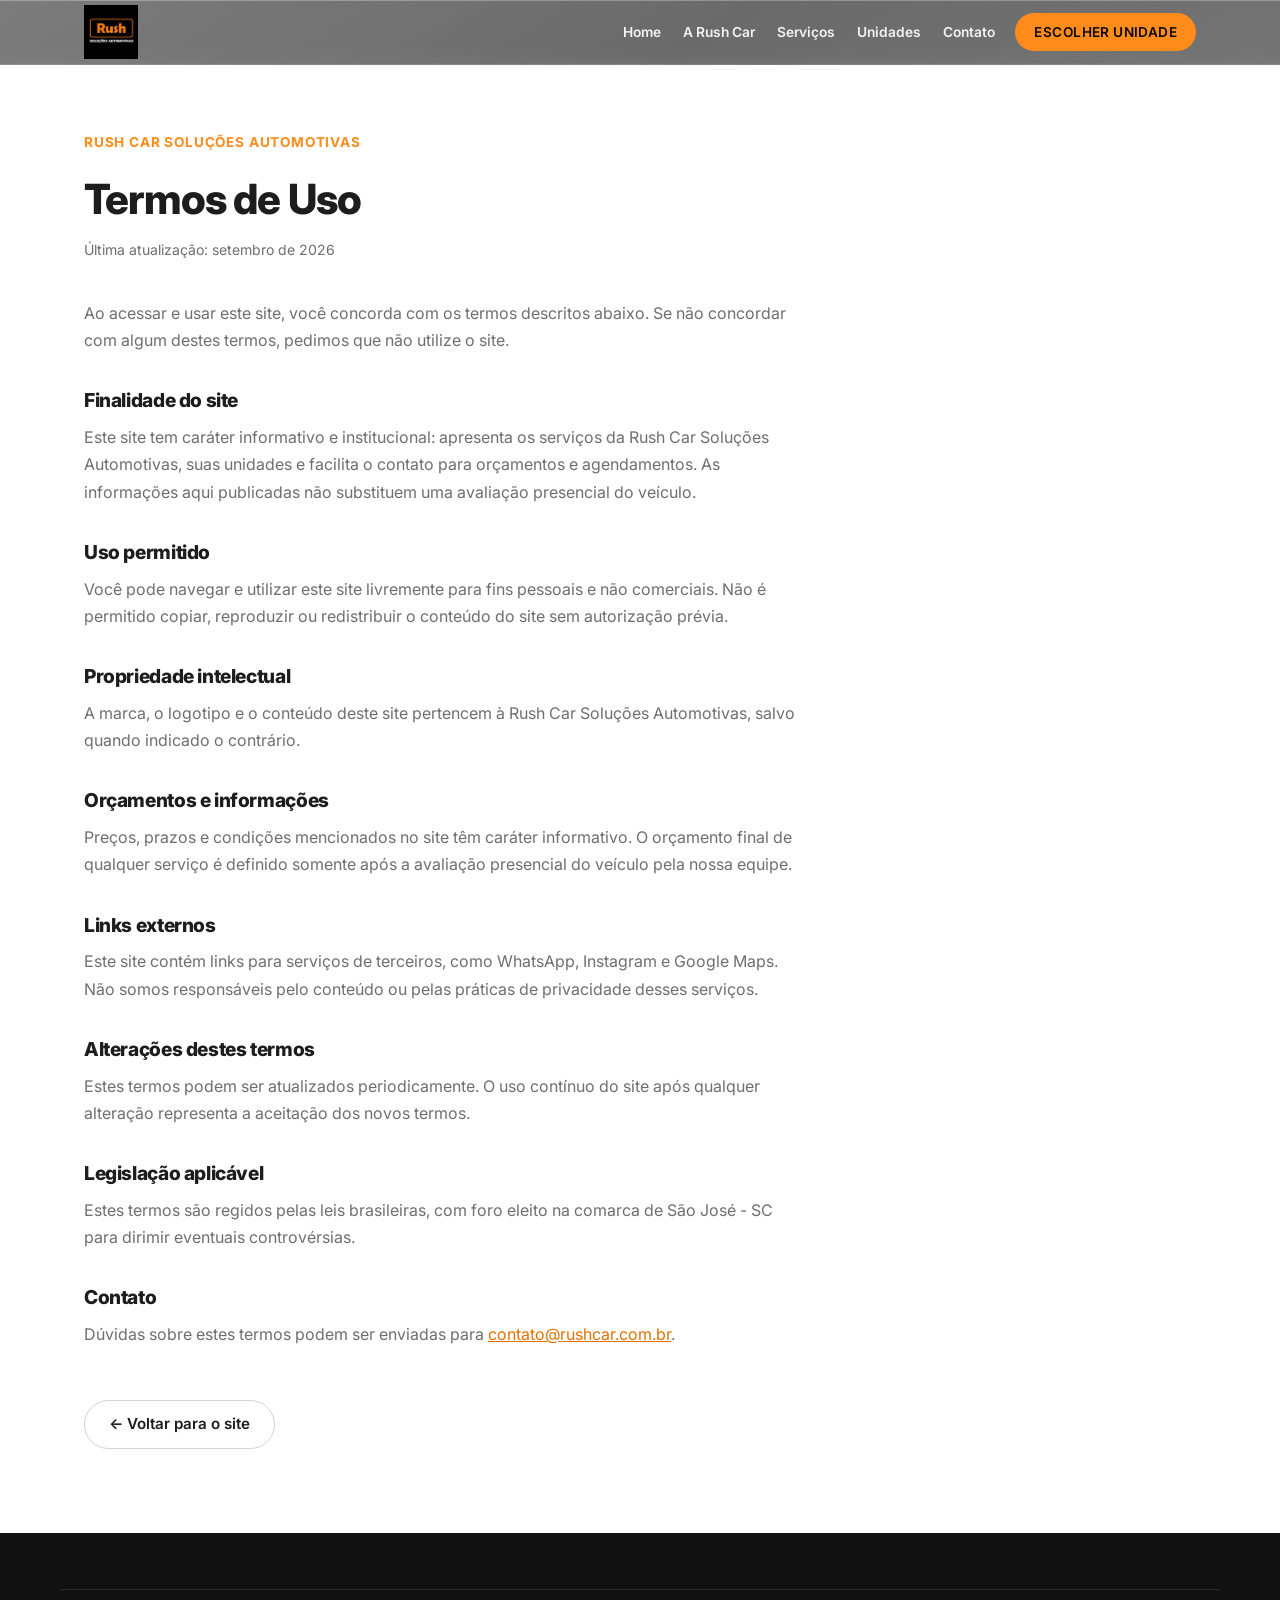
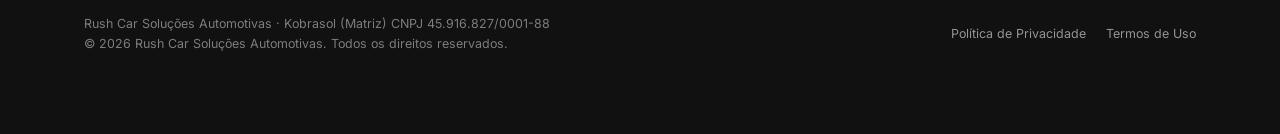
<file: termos-de-uso.html>
<!DOCTYPE html>
<html lang="pt-BR">
<head>
<meta charset="UTF-8">
<meta name="viewport" content="width=device-width, initial-scale=1.0">
<title>Termos de Uso | Rush Car Soluções Automotivas</title>
<meta name="description" content="Termos de Uso do site da Rush Car Soluções Automotivas.">
<link rel="preconnect" href="https://fonts.googleapis.com">
<link rel="preconnect" href="https://fonts.gstatic.com" crossorigin>
<link href="https://fonts.googleapis.com/css2?family=Inter:wght@400;500;600;700;800&display=swap" rel="stylesheet">
<link rel="stylesheet" href="assets/css/style.css">
</head>
<body>

<header class="site-header" id="header">
  <div class="container header-inner">
    <a href="index.html" class="logo">
      <img src="assets/img/logo.jpg" alt="Rush Car Soluções Automotivas" class="logo-img">
    </a>
    <nav class="main-nav" id="main-nav">
      <a href="index.html">Home</a>
      <a href="index.html#sobre">A Rush Car</a>
      <a href="index.html#servicos">Serviços</a>
      <a href="index.html#unidades">Unidades</a>
      <a href="index.html#contato">Contato</a>
    </nav>
    <a href="index.html#unidades" class="btn btn-small btn-accent header-cta">Escolher unidade</a>
    <button class="nav-toggle" id="nav-toggle" aria-label="Abrir menu" aria-expanded="false">
      <span></span><span></span><span></span>
    </button>
  </div>
</header>

<main id="top">
  <section class="section legal-page">
    <div class="container reveal">
      <p class="eyebrow">Rush Car Soluções Automotivas</p>
      <h1>Termos de Uso</h1>
      <p class="legal-updated">Última atualização: setembro de 2026</p>

      <div class="legal-content">
        <p>Ao acessar e usar este site, você concorda com os termos descritos abaixo. Se não concordar com algum destes termos, pedimos que não utilize o site.</p>

        <h2>Finalidade do site</h2>
        <p>Este site tem caráter informativo e institucional: apresenta os serviços da Rush Car Soluções Automotivas, suas unidades e facilita o contato para orçamentos e agendamentos. As informações aqui publicadas não substituem uma avaliação presencial do veículo.</p>

        <h2>Uso permitido</h2>
        <p>Você pode navegar e utilizar este site livremente para fins pessoais e não comerciais. Não é permitido copiar, reproduzir ou redistribuir o conteúdo do site sem autorização prévia.</p>

        <h2>Propriedade intelectual</h2>
        <p>A marca, o logotipo e o conteúdo deste site pertencem à Rush Car Soluções Automotivas, salvo quando indicado o contrário.</p>

        <h2>Orçamentos e informações</h2>
        <p>Preços, prazos e condições mencionados no site têm caráter informativo. O orçamento final de qualquer serviço é definido somente após a avaliação presencial do veículo pela nossa equipe.</p>

        <h2>Links externos</h2>
        <p>Este site contém links para serviços de terceiros, como WhatsApp, Instagram e Google Maps. Não somos responsáveis pelo conteúdo ou pelas práticas de privacidade desses serviços.</p>

        <h2>Alterações destes termos</h2>
        <p>Estes termos podem ser atualizados periodicamente. O uso contínuo do site após qualquer alteração representa a aceitação dos novos termos.</p>

        <h2>Legislação aplicável</h2>
        <p>Estes termos são regidos pelas leis brasileiras, com foro eleito na comarca de São José - SC para dirimir eventuais controvérsias.</p>

        <h2>Contato</h2>
        <p>Dúvidas sobre estes termos podem ser enviadas para <a href="mailto:contato@rushcar.com.br">contato@rushcar.com.br</a>.</p>
      </div>

      <a href="index.html" class="btn btn-ghost legal-back">← Voltar para o site</a>
    </div>
  </section>
</main>

<footer class="site-footer">
  <div class="container footer-bottom">
    <p class="footer-legal">
      Rush Car Soluções Automotivas · Kobrasol (Matriz) CNPJ 45.916.827/0001-88<br>
      &copy; <span id="year"></span> Rush Car Soluções Automotivas. Todos os direitos reservados.
    </p>
    <nav class="footer-legal-links">
      <a href="politica-de-privacidade.html">Política de Privacidade</a>
      <a href="termos-de-uso.html">Termos de Uso</a>
    </nav>
  </div>
</footer>

<script src="assets/js/main.js"></script>
</body>
</html>
</file>
<file: assets/css/style.css>
/* ============================================
   Rush Car Soluções Automotivas
   Design: minimal, tipografia grande, preto/branco + laranja
   ============================================ */

:root {
  --black: #0a0a0a;
  --near-black: #111111;
  --white: #ffffff;
  --off-white: #f5f5f7;
  --gray-900: #1d1d1f;
  --gray-600: #6e6e73;
  --gray-300: #d2d2d7;
  --gray-100: #f5f5f7;
  --accent: #ff8c1a;
  --accent-dark: #e07200;

  --font: "Inter", -apple-system, BlinkMacSystemFont, "Segoe UI", Roboto, Helvetica, Arial, sans-serif;

  --container-w: 1160px;
  --radius: 18px;
  --ease: cubic-bezier(0.16, 1, 0.3, 1);
}

* { box-sizing: border-box; }

html { scroll-behavior: smooth; }

body {
  margin: 0;
  font-family: var(--font);
  color: var(--gray-900);
  background: var(--white);
  -webkit-font-smoothing: antialiased;
  line-height: 1.5;
}

img { max-width: 100%; display: block; }

.container {
  max-width: var(--container-w);
  margin: 0 auto;
  padding: 0 24px;
}

/* ===== Header (liquid glass) ===== */
.site-header {
  position: fixed;
  top: 0; left: 0; right: 0;
  z-index: 100;
  background:
    linear-gradient(148deg, rgba(255, 255, 255, 0.14), rgba(255, 255, 255, 0.02) 55%, rgba(255, 255, 255, 0.08)),
    rgba(10, 10, 10, 0.62);
  backdrop-filter: saturate(180%) blur(20px);
  -webkit-backdrop-filter: saturate(180%) blur(20px);
  border-bottom: 1px solid rgba(255, 255, 255, 0.14);
  box-shadow:
    inset 0 1px 0 rgba(255, 255, 255, 0.28),
    inset 0 -14px 24px -20px rgba(255, 255, 255, 0.12);
  transition: box-shadow 0.3s var(--ease), background 0.3s var(--ease);
}
.site-header.is-scrolled {
  box-shadow:
    inset 0 1px 0 rgba(255, 255, 255, 0.28),
    inset 0 -14px 24px -20px rgba(255, 255, 255, 0.1),
    0 12px 28px rgba(0, 0, 0, 0.35);
}

.header-inner {
  display: flex;
  align-items: center;
  gap: 20px;
  height: 64px;
  transition: height 0.25s var(--ease);
}
.site-header.is-scrolled .header-inner { height: 54px; }
.site-header.is-scrolled .logo-img { height: 44px; }

.logo {
  display: flex;
  align-items: baseline;
  gap: 4px;
  text-decoration: none;
  font-weight: 800;
  letter-spacing: -0.02em;
  margin-right: auto;
}
.logo-mark { color: var(--accent); font-size: 1.25rem; }
.logo-sub { color: var(--white); font-size: 1.25rem; }
.logo-img {
  height: 54px;
  width: auto;
  display: block;
  transition: height 0.25s var(--ease);
}
.footer-brand-col .logo-img { height: 44px; }

.main-nav {
  display: flex;
  gap: 22px;
}
.main-nav a {
  color: rgba(255, 255, 255, 0.92);
  text-decoration: none;
  font-size: 0.86rem;
  font-weight: 600;
  white-space: nowrap;
  transition: color 0.2s;
}
.main-nav a:hover { color: var(--accent); }

.header-cta {
  display: inline-flex;
  text-transform: uppercase;
  letter-spacing: 0.03em;
}

.nav-toggle {
  display: none;
  flex-direction: column;
  justify-content: center;
  gap: 5px;
  width: 32px;
  height: 32px;
  background: none;
  border: none;
  cursor: pointer;
  padding: 0;
}
.nav-toggle span {
  display: block;
  height: 2px;
  background: var(--white);
  border-radius: 2px;
}

/* ===== Buttons ===== */
.btn {
  display: inline-block;
  padding: 12px 24px;
  border-radius: 980px;
  font-weight: 600;
  font-size: 0.95rem;
  text-decoration: none;
  transition: transform 0.2s var(--ease), background 0.2s, box-shadow 0.2s;
  border: 1px solid transparent;
}
.btn-small { padding: 8px 18px; font-size: 0.85rem; }

.btn-accent {
  background: var(--accent);
  color: var(--black);
}
.btn-accent:hover {
  background: var(--accent-dark);
  transform: translateY(-1px);
}

.btn-ghost {
  background: transparent;
  color: var(--gray-900);
  border-color: var(--gray-300);
}
.btn-ghost:hover { border-color: var(--gray-900); }

.btn-outline-light {
  background: transparent;
  color: var(--white);
  border-color: rgba(255, 255, 255, 0.35);
}
.btn-outline-light:hover { border-color: var(--white); }

.btn-row { display: flex; gap: 14px; flex-wrap: wrap; margin-top: 8px; }

/* ===== Hero ===== */
.hero {
  position: relative;
  min-height: 100vh;
  display: flex;
  align-items: center;
  background: var(--black);
  overflow: hidden;
  padding-top: 64px;
}

.hero-bg {
  position: absolute;
  inset: 0;
  background-size: cover;
  background-position: center;
  background-image:
    radial-gradient(60% 50% at 80% 20%, rgba(255, 140, 26, 0.25), transparent 60%),
    radial-gradient(50% 40% at 10% 80%, rgba(255, 140, 26, 0.12), transparent 60%);
  background-color: var(--black);
  z-index: 0;
}
.hero-bg::after {
  content: "";
  position: absolute;
  inset: 0;
  background: linear-gradient(100deg, rgba(0,0,0,0.85) 0%, rgba(0,0,0,0.6) 55%, rgba(0,0,0,0.3) 100%);
}

.hero-inner {
  position: relative;
  z-index: 1;
  padding-top: 80px;
  padding-bottom: 100px;
}

.eyebrow {
  color: var(--accent);
  font-weight: 700;
  font-size: 0.85rem;
  letter-spacing: 0.06em;
  text-transform: uppercase;
  margin: 0 0 16px;
}
.eyebrow.center { text-align: center; }

.hero h1 {
  color: var(--white);
  font-size: clamp(2.4rem, 5.2vw, 4.4rem);
  line-height: 1.06;
  letter-spacing: -0.02em;
  font-weight: 800;
  margin: 0 0 28px;
  max-width: 900px;
}

.hero-sub {
  color: rgba(255, 255, 255, 0.7);
  font-size: clamp(1.05rem, 1.6vw, 1.25rem);
  max-width: 620px;
  margin: 0 0 40px;
}

.hero-actions { display: flex; gap: 16px; flex-wrap: wrap; }

/* ===== Stats strip ===== */
.stats-strip {
  background: var(--near-black);
  padding: 48px 0;
}
.stats-grid {
  display: grid;
  grid-template-columns: repeat(3, 1fr);
  gap: 24px;
}
.stat { text-align: center; }
.stat-number {
  display: block;
  color: var(--accent);
  font-size: clamp(2rem, 4vw, 3rem);
  font-weight: 800;
  letter-spacing: -0.02em;
}
.stat-label {
  color: rgba(255, 255, 255, 0.65);
  font-size: 0.9rem;
  margin-top: 8px;
  display: block;
}

/* ===== Sections ===== */
.section { padding: 84px 0; }
.section-alt { background: var(--off-white); }
.section-alt + .section-alt { border-top: 1px solid var(--gray-300); }
.section-dark {
  background: var(--black);
  color: var(--white);
}
.section-dark h2, .section-dark .eyebrow { color: var(--white); }
.section-dark .eyebrow { color: var(--accent); }
.section-dark .lead { color: rgba(255, 255, 255, 0.7); }

.positioning-stats {
  display: grid;
  grid-template-columns: repeat(4, 1fr);
  gap: 32px;
  margin-top: 40px;
  text-align: center;
}
.positioning-stats .stat-number-row { display: block; }
.positioning-stats .stat-number,
.positioning-stats .stat-word {
  display: inline-block;
  color: var(--gray-900);
  font-size: clamp(2rem, 3.6vw, 2.6rem);
  font-weight: 800;
  letter-spacing: -0.02em;
}
.positioning-stats .stat-suffix {
  display: inline-block;
  color: var(--accent-dark);
  font-size: clamp(2rem, 3.6vw, 2.6rem);
  font-weight: 800;
}
.positioning-stats .stat-label {
  display: block;
  color: var(--gray-600);
  font-size: 0.9rem;
  margin-top: 6px;
}
.positioning-stats-2 {
  grid-template-columns: repeat(2, 1fr);
  max-width: 520px;
  margin-left: auto;
  margin-right: auto;
}

h2 {
  font-size: clamp(1.7rem, 3.2vw, 2.4rem);
  line-height: 1.14;
  letter-spacing: -0.02em;
  font-weight: 800;
  margin: 0 0 24px;
  text-wrap: balance;
}
h2.center { text-align: center; }
.services-headline {
  text-transform: uppercase;
  max-width: 760px;
  margin-left: auto;
  margin-right: auto;
}

.lead {
  font-size: 1.1rem;
  color: var(--gray-600);
  margin: 0 0 20px;
}
.lead.center { text-align: center; margin-left: auto; margin-right: auto; }
.max-w { max-width: 640px; }

.fine-print {
  font-size: 0.85rem;
  color: var(--gray-600);
  margin-top: 32px;
}

/* ===== Split layout ===== */
.split {
  display: grid;
  grid-template-columns: 1.1fr 0.9fr;
  gap: 64px;
  align-items: center;
}
.split.reverse { direction: rtl; }
.split.reverse > * { direction: ltr; }

.split-visual { display: flex; justify-content: center; }
.visual-card {
  width: 100%;
  aspect-ratio: 4 / 3;
  background: linear-gradient(145deg, var(--near-black), #262626);
  border-radius: var(--radius);
  position: relative;
  overflow: hidden;
  display: flex;
  align-items: center;
  justify-content: center;
}
.visual-card.alt { background: linear-gradient(145deg, #fff3e6, #ffe0bf); }
.visual-card.dark { background: linear-gradient(145deg, #1a1a1a, #000); }
.visual-card-photo { padding: 0; }
.visual-card-photo img {
  width: 100%;
  height: 100%;
  object-fit: cover;
  display: block;
}

.visual-line {
  position: absolute;
  height: 2px;
  background: rgba(255, 140, 26, 0.5);
  width: 70%;
  top: 40%;
  left: 15%;
  border-radius: 2px;
}
.visual-line.short { width: 40%; top: 55%; }
.visual-line:nth-child(3) { top: 65%; width: 55%; }

.visual-badge {
  background: var(--accent);
  color: var(--black);
  font-weight: 700;
  padding: 10px 22px;
  border-radius: 980px;
  font-size: 0.95rem;
}
.visual-card-photo .visual-badge {
  position: absolute;
  left: 20px;
  bottom: 20px;
  z-index: 1;
}
.visual-card-photo img { object-position: center 75%; }

/* ===== Cards grid ===== */
.cards-grid {
  display: grid;
  grid-template-columns: repeat(3, 1fr);
  gap: 20px;
  margin-top: 40px;
}
.cards-grid-2 {
  grid-template-columns: repeat(2, 1fr);
  max-width: 800px;
  margin-left: auto;
  margin-right: auto;
}
.card {
  background: var(--white);
  border-radius: var(--radius);
  padding: 32px;
  border: 1px solid var(--gray-300);
  transition: transform 0.25s var(--ease), box-shadow 0.25s var(--ease);
}
.cards-grid-2 .card { padding: 26px 28px; }
.card:hover {
  transform: translateY(-4px);
  box-shadow: 0 20px 40px rgba(0, 0, 0, 0.08);
}
.card h3 {
  margin: 0 0 10px;
  font-size: 1.15rem;
  font-weight: 700;
}
.card p { margin: 0; color: var(--gray-600); font-size: 0.95rem; }

.plain-line-grid {
  display: grid;
  grid-template-columns: repeat(3, 1fr);
  gap: 40px 32px;
  margin-top: 40px;
}
.plain-line-item {
  padding-top: 20px;
  border-top: 1px solid rgba(255, 255, 255, 0.14);
}
.plain-line-item h3 {
  color: var(--white);
  font-size: 1rem;
  font-weight: 700;
  margin: 0 0 8px;
}
.plain-line-item p {
  color: rgba(255, 255, 255, 0.6);
  font-size: 0.92rem;
  margin: 0;
  line-height: 1.5;
}
.section-dark .visual-card { border: 1px solid rgba(255, 255, 255, 0.1); }

.units-grid { grid-template-columns: repeat(2, 1fr); }
.unit-card h3 { color: var(--gray-900); display: flex; align-items: center; gap: 10px; }
.unit-tag {
  font-size: 0.65rem;
  font-weight: 700;
  text-transform: uppercase;
  letter-spacing: 0.04em;
  background: var(--accent);
  color: var(--black);
  padding: 3px 10px;
  border-radius: 980px;
}
.unit-hours { font-size: 0.85rem; color: var(--gray-600); margin-top: 8px; }
.unit-link {
  display: inline-block;
  margin-top: 16px;
  color: var(--accent-dark);
  font-weight: 600;
  text-decoration: none;
  font-size: 0.9rem;
}
.unit-link:hover { text-decoration: underline; }

/* ===== Check list ===== */
.check-list {
  list-style: none;
  padding: 0;
  margin: 0 0 32px;
}
.check-list li {
  padding-left: 28px;
  position: relative;
  margin-bottom: 12px;
  color: var(--gray-900);
}
.check-list li::before {
  content: "";
  position: absolute;
  left: 0; top: 6px;
  width: 16px; height: 16px;
  background: var(--accent);
  border-radius: 50%;
}
.check-list.light li { color: rgba(255, 255, 255, 0.85); }

/* ===== Contact ===== */
.contact-grid {
  display: grid;
  grid-template-columns: repeat(4, 1fr);
  gap: 20px;
  margin-top: 40px;
}
.contact-card {
  background: var(--off-white);
  border-radius: var(--radius);
  padding: 28px;
}
.contact-card h3 { margin: 0 0 8px; font-size: 1.05rem; font-weight: 700; }
.contact-desc { color: var(--gray-600); font-size: 0.85rem; margin: 0 0 16px; }
.contact-link {
  display: block;
  color: var(--gray-900);
  text-decoration: none;
  font-weight: 600;
  font-size: 0.9rem;
  margin-bottom: 8px;
  padding-bottom: 8px;
  border-bottom: 1px solid var(--gray-300);
}
.contact-link:last-child { border-bottom: none; margin-bottom: 0; padding-bottom: 0; }
.contact-link:hover { color: var(--accent-dark); }
.social-row { display: flex; gap: 16px; margin-top: 12px; }
.social-row a { color: var(--gray-900); text-decoration: none; font-weight: 600; font-size: 0.85rem; }
.social-row a:hover { color: var(--accent-dark); }

[data-field] { scroll-margin-top: 78px; }
main section[id], .hero-carousel[id] { scroll-margin-top: 76px; }

/* ===== Footer ===== */
.site-footer {
  background: var(--near-black);
  color: rgba(255, 255, 255, 0.6);
  padding: 56px 0;
}
.footer-inner {
  display: flex;
  flex-wrap: wrap;
  justify-content: space-between;
  gap: 32px;
  align-items: flex-start;
}
.footer-brand p { margin: 6px 0 0; font-size: 0.85rem; }
.footer-nav { display: flex; gap: 20px; flex-wrap: wrap; }
.footer-nav a { color: rgba(255, 255, 255, 0.6); text-decoration: none; font-size: 0.85rem; }
.footer-nav a:hover { color: var(--accent); }
.footer-legal { font-size: 0.78rem; line-height: 1.6; margin: 0; text-align: right; }

/* ===== Scroll reveal ===== */
.reveal {
  opacity: 0;
  transform: translateY(24px);
  transition: opacity 0.7s var(--ease), transform 0.7s var(--ease);
}
.reveal.in-view {
  opacity: 1;
  transform: translateY(0);
}

/* ===== Hero carousel (Home) ===== */
.hero-carousel {
  position: relative;
  height: 100vh;
  min-height: 560px;
  overflow: hidden;
  background: var(--black);
}

.hero-slide {
  position: absolute;
  inset: 0;
  opacity: 0;
  visibility: hidden;
  transition: opacity 1s var(--ease), visibility 1s var(--ease);
}
.hero-slide.is-active {
  opacity: 1;
  visibility: visible;
  z-index: 1;
}

.hero-slide-bg {
  position: absolute;
  inset: 0;
  background-size: cover;
  background-position: center;
}
.hero-slide-bg::after {
  content: "";
  position: absolute;
  inset: 0;
  background: linear-gradient(100deg, rgba(0,0,0,0.82) 0%, rgba(0,0,0,0.55) 55%, rgba(0,0,0,0.25) 100%);
}
.hero-slide-bg--kobrasol {
  background-image: linear-gradient(135deg, #0a0a0a 0%, #241100 55%, #7a3d00 100%);
}
.hero-slide-bg--barreiros {
  background-image: linear-gradient(135deg, #0a0a0a 0%, #1a1a1a 55%, #4a2900 100%);
}

.hero-content {
  position: absolute;
  inset: 0;
  z-index: 2;
  display: flex;
  flex-direction: column;
  justify-content: center;
  padding-top: 64px;
}
.hero-rating {
  display: flex;
  align-items: center;
  gap: 10px;
  flex-wrap: wrap;
  margin: 28px 0 0;
}
.hero-rating-stars {
  color: var(--accent);
  font-size: 1rem;
}
.hero-rating-score {
  color: var(--white);
  font-weight: 800;
  font-size: 0.95rem;
}
.hero-rating-count {
  color: rgba(255, 255, 255, 0.6);
  font-size: 0.85rem;
}
.hero-rating-count::before {
  content: "·";
  margin-right: 10px;
  color: rgba(255, 255, 255, 0.35);
}
.hero-content h1 {
  color: var(--white);
  font-size: clamp(2.2rem, 4.6vw, 3.8rem);
  line-height: 1.1;
  letter-spacing: -0.02em;
  font-weight: 800;
  margin: 0 0 24px;
  max-width: 820px;
  text-wrap: balance;
}
.hero-content .hero-sub {
  color: rgba(255, 255, 255, 0.78);
  font-size: clamp(1.05rem, 1.5vw, 1.2rem);
  max-width: 620px;
  margin: 0 0 36px;
}
.hero-content .hero-actions .btn {
  text-transform: uppercase;
  letter-spacing: 0.03em;
}

.hero-dots {
  position: absolute;
  z-index: 2;
  bottom: 28px;
  left: 50%;
  transform: translateX(-50%);
  display: flex;
  gap: 10px;
}
.hero-dot {
  width: 10px;
  height: 10px;
  border-radius: 50%;
  border: 2px solid rgba(255, 255, 255, 0.5);
  background: transparent;
  cursor: pointer;
  padding: 0;
  transition: background 0.2s, border-color 0.2s, width 0.2s;
}
.hero-dot.is-active {
  background: var(--accent);
  border-color: var(--accent);
  width: 26px;
  border-radius: 6px;
}

/* ===== Partners marquee ===== */
.section-partners {
  background: #000;
  padding: 62px 0 50px;
  overflow: hidden;
}
.section-partners .eyebrow { color: var(--accent); }
.section-partners h2 { color: var(--white); }
.section-partners .lead { color: rgba(255, 255, 255, 0.7); margin-bottom: 0; }

.marquee {
  position: relative;
  margin-top: 48px;
  overflow: hidden;
  width: 100%;
  -webkit-mask-image: linear-gradient(90deg, transparent 0, #000 7%, #000 93%, transparent 100%);
          mask-image: linear-gradient(90deg, transparent 0, #000 7%, #000 93%, transparent 100%);
}
.marquee-track {
  display: flex;
  align-items: center;
  width: max-content;
  animation: marquee-scroll 64s linear infinite;
  will-change: transform;
}
@keyframes marquee-scroll {
  from { transform: translate3d(0, 0, 0); }
  to   { transform: translate3d(-50%, 0, 0); }
}
.marquee-item {
  flex: 0 0 auto;
  display: flex;
  align-items: center;
  justify-content: center;
  width: 226px;
  height: 128px;
  margin-right: 22px;                 /* trailing gap owned by the item -> -50% loop is seamless */
  padding: 0 18px;
  border-radius: 20px;
  /* liquid glass */
  background:
    linear-gradient(148deg, rgba(255, 255, 255, 0.22), rgba(255, 255, 255, 0.05) 52%, rgba(255, 255, 255, 0.11));
  border: 1px solid rgba(255, 255, 255, 0.18);
  box-shadow:
    inset 0 1px 0 rgba(255, 255, 255, 0.35),
    inset 0 0 0 1px rgba(255, 255, 255, 0.04),
    inset 0 -18px 28px -18px rgba(255, 255, 255, 0.16),
    0 14px 34px rgba(0, 0, 0, 0.5);
}
.marquee-item img {
  max-height: 96px;
  max-width: 190px;
  width: auto;
  height: auto;
  object-fit: contain;
  filter: drop-shadow(0 1px 3px rgba(0, 0, 0, 0.5));
}
/* decorative logo wall: kept animated even under reduced-motion, just slow and linear */
.marquee-note {
  text-align: center;
  color: rgba(255, 255, 255, 0.4);
  font-size: 0.8rem;
  margin-top: 24px;
}

/* ===== Testimonials ===== */
.testimonial-carousel {
  position: relative;
  max-width: 720px;
  margin: 40px auto 0;
  min-height: 170px;
}
.testimonial-slide {
  display: none;
  text-align: center;
}
.testimonial-slide.is-active { display: block; }
.testimonial-head {
  display: flex;
  align-items: center;
  justify-content: center;
  gap: 12px;
  margin-bottom: 14px;
}
.testimonial-avatar {
  width: 40px;
  height: 40px;
  border-radius: 50%;
  background: var(--accent);
  color: var(--black);
  font-weight: 800;
  font-size: 1rem;
  display: flex;
  align-items: center;
  justify-content: center;
  flex-shrink: 0;
}
.testimonial-name {
  font-weight: 700;
  color: var(--gray-900);
  font-size: 0.95rem;
}
.testimonial-stars {
  color: var(--accent);
  font-size: 1.3rem;
  letter-spacing: 4px;
  margin-bottom: 18px;
}
.testimonial-quote {
  font-size: 1.15rem;
  color: var(--gray-900);
  line-height: 1.55;
  margin: 0 0 18px;
  font-style: italic;
}
.testimonial-author {
  font-weight: 700;
  color: var(--gray-600);
  font-size: 0.88rem;
  margin: 0;
}
.testimonial-dots {
  display: flex;
  justify-content: center;
  gap: 8px;
  margin-top: 32px;
}
.testimonial-dot {
  width: 8px;
  height: 8px;
  border-radius: 50%;
  background: var(--gray-300);
  border: none;
  cursor: pointer;
  padding: 0;
  transition: all 0.2s;
}
.testimonial-dot.is-active {
  background: var(--accent);
  width: 22px;
  border-radius: 5px;
}
.rating-badge {
  display: flex;
  align-items: center;
  justify-content: center;
  gap: 10px;
  flex-wrap: wrap;
  margin: 24px 0 40px;
}
.rating-stars {
  color: var(--accent);
  font-size: 1.2rem;
  letter-spacing: 2px;
}
.rating-score {
  font-weight: 800;
  font-size: 1.1rem;
  color: var(--gray-900);
}
.rating-count {
  color: var(--gray-600);
  font-size: 0.9rem;
}
.rating-count::before {
  content: "·";
  margin-right: 10px;
  color: var(--gray-300);
}

.testimonial-buttons {
  display: flex;
  justify-content: center;
  gap: 16px;
  flex-wrap: wrap;
  margin: 32px 0 0;
}
.testimonial-buttons .btn {
  text-transform: uppercase;
  letter-spacing: 0.02em;
  font-size: 0.82rem;
}

/* ===== FAQ ===== */
.faq-list {
  max-width: 760px;
  margin: 40px auto 0;
}
.faq-item {
  border-bottom: 1px solid var(--gray-300);
}
.faq-question {
  width: 100%;
  text-align: left;
  background: none;
  border: none;
  padding: 22px 4px;
  font-size: 1.02rem;
  font-weight: 600;
  color: var(--gray-900);
  cursor: pointer;
  display: flex;
  justify-content: space-between;
  align-items: center;
  gap: 16px;
  font-family: inherit;
}
.faq-icon {
  flex-shrink: 0;
  font-size: 1.3rem;
  line-height: 1;
  color: var(--accent);
  font-weight: 400;
  transition: transform 0.25s;
}
.faq-item.is-open .faq-icon { transform: rotate(45deg); }
.faq-answer {
  max-height: 0;
  overflow: hidden;
  transition: max-height 0.3s ease;
}
.faq-answer p {
  margin: 0 4px 22px;
  color: var(--gray-600);
  font-size: 0.95rem;
  line-height: 1.6;
}

/* ===== Locations (side by side) ===== */
.locations-grid {
  display: grid;
  grid-template-columns: repeat(2, 1fr);
  gap: 24px;
  margin-top: 40px;
}
.location-card {
  display: flex;
  flex-direction: column;
  background: var(--white);
  border: 1px solid var(--gray-300);
  border-radius: var(--radius);
  padding: 32px;
}
.location-brand {
  color: var(--gray-600);
  font-size: 0.78rem;
  font-weight: 700;
  text-transform: uppercase;
  letter-spacing: 0.04em;
  margin: 0 0 6px;
}
.location-card h3 {
  display: flex;
  align-items: center;
  gap: 10px;
  margin: 0 0 16px;
  font-size: 1.25rem;
}
.location-address {
  margin: 0 0 6px;
  color: var(--gray-900);
  font-size: 0.95rem;
  line-height: 1.5;
  min-height: 2.85em;
}
.location-card .unit-hours { margin: 0 0 18px; }
.location-card .contact-link {
  display: inline-block;
  border-bottom: none;
  padding-bottom: 0;
  margin-bottom: 20px;
  color: var(--accent-dark);
  font-weight: 600;
}
.contact-link-disabled {
  color: var(--gray-600);
  font-weight: 600;
  font-size: 0.9rem;
  margin: 0 0 20px;
}
.location-card .contact-link-disabled { display: block; }
.location-card .map-embed { margin: 0 0 20px; }
.location-card .map-embed iframe { height: 220px; }

.unsure-block {
  text-align: center;
  max-width: 480px;
  margin: 40px auto 0;
}
.unsure-block h3 {
  font-size: 1.3rem;
  font-weight: 800;
  margin: 0 0 10px;
}
.unsure-block p {
  color: var(--gray-600);
  margin: 0 0 24px;
}

.section-dark .location-card {
  background: var(--near-black);
  border-color: rgba(255, 255, 255, 0.12);
}
.section-dark .location-brand { color: rgba(255, 255, 255, 0.5); }
.section-dark .location-card h3 { color: var(--white); }
.section-dark .location-address { color: rgba(255, 255, 255, 0.85); }
.section-dark .location-card .unit-hours { color: rgba(255, 255, 255, 0.55); }
.section-dark .location-card .contact-link { color: var(--accent); }
.section-dark .contact-link-disabled { color: rgba(255, 255, 255, 0.4); }
.section-dark .map-embed { border-color: rgba(255, 255, 255, 0.12); }
.section-dark .unsure-block h3 { color: var(--white); }
.section-dark .unsure-block p { color: rgba(255, 255, 255, 0.65); }

/* ===== Footer (new grid layout, Home) ===== */
.footer-grid {
  display: grid;
  grid-template-columns: 1.2fr repeat(3, 1fr);
  gap: 32px;
  padding-top: 56px;
  padding-bottom: 32px;
}
.footer-grid-5 { grid-template-columns: 1.1fr repeat(4, 1fr); }
.footer-brand-col p {
  margin: 8px 0 0;
  font-size: 0.85rem;
  color: rgba(255, 255, 255, 0.6);
}
.footer-logo {
  height: 72px;
  width: auto;
  display: block;
}
.footer-brand-col .footer-brand-tagline {
  margin: 10px 0 0;
  font-size: 0.9rem;
  font-weight: 600;
  letter-spacing: 0.01em;
  color: var(--white);
}
.footer-brand-col a {
  margin-top: 12px;
}
.footer-col h4 {
  color: var(--white);
  font-size: 0.75rem;
  text-transform: uppercase;
  letter-spacing: 0.05em;
  font-weight: 700;
  margin: 0 0 18px;
}
.footer-col a {
  display: block;
  color: rgba(255, 255, 255, 0.6);
  text-decoration: none;
  font-size: 0.88rem;
  margin-bottom: 10px;
}
.footer-col a:hover { color: var(--accent); }
.footer-text {
  display: block;
  color: rgba(255, 255, 255, 0.6);
  font-size: 0.88rem;
  margin-bottom: 10px;
  line-height: 1.4;
}
.footer-text-disabled { color: rgba(255, 255, 255, 0.32); }
.footer-bottom {
  border-top: 1px solid rgba(255, 255, 255, 0.1);
  padding-top: 24px;
  padding-bottom: 24px;
  display: flex;
  flex-wrap: wrap;
  justify-content: space-between;
  align-items: center;
  gap: 16px;
}
.footer-bottom .footer-legal {
  margin: 0;
  text-align: left;
  font-size: 0.78rem;
  color: rgba(255, 255, 255, 0.45);
}
.footer-legal-links {
  display: flex;
  gap: 20px;
}
.footer-legal-links a {
  color: rgba(255, 255, 255, 0.55);
  text-decoration: none;
  font-size: 0.78rem;
}
.footer-legal-links a:hover { color: var(--accent); }

/* ===== Legal pages ===== */
.legal-page { padding-top: 132px; }
.legal-page h1 {
  font-size: clamp(2rem, 4vw, 2.6rem);
  font-weight: 800;
  letter-spacing: -0.02em;
  margin: 0 0 8px;
}
.legal-updated {
  color: var(--gray-600);
  font-size: 0.88rem;
  margin: 0 0 40px;
}
.legal-content {
  max-width: 720px;
}
.legal-content h2 {
  font-size: 1.2rem;
  font-weight: 800;
  margin: 36px 0 12px;
}
.legal-content p {
  color: var(--gray-600);
  line-height: 1.7;
  margin: 0 0 4px;
}
.legal-content a { color: var(--accent-dark); }
.legal-back { margin-top: 48px; display: inline-block; }

/* ===== Estrutura (photo composition) ===== */
.structure-layout {
  display: grid;
  grid-template-columns: 1.15fr 0.85fr;
  gap: 56px;
  align-items: center;
}
.structure-photos {
  display: grid;
  grid-template-columns: 1fr 1fr;
  gap: 12px;
}
.structure-photo-main {
  grid-column: 1 / 3;
  aspect-ratio: 16 / 10;
  border-radius: var(--radius);
  overflow: hidden;
}
.structure-photo-sub {
  aspect-ratio: 4 / 3;
  border-radius: var(--radius);
  overflow: hidden;
}
.structure-photo-main img,
.structure-photo-sub img {
  width: 100%;
  height: 100%;
  object-fit: cover;
  display: block;
}
.structure-text h2 { margin: 0 0 16px; }
.structure-text .lead { margin: 0 0 8px; }
.plain-list {
  list-style: none;
  padding: 0;
  margin: 24px 0 0;
  display: flex;
  flex-direction: column;
  gap: 10px;
}
.plain-list li {
  font-weight: 600;
  color: var(--gray-900);
  font-size: 0.98rem;
  padding-left: 20px;
  position: relative;
}
.plain-list li::before {
  content: "";
  position: absolute;
  left: 0;
  top: 8px;
  width: 8px;
  height: 8px;
  border-radius: 50%;
  background: var(--accent);
}

/* ===== Photo gallery (Nossa estrutura) ===== */
.gallery-grid {
  display: grid;
  grid-template-columns: repeat(3, 1fr);
  grid-auto-rows: 200px;
  gap: 16px;
  margin-top: 40px;
}
.gallery-item {
  border-radius: var(--radius);
  overflow: hidden;
  position: relative;
}
.gallery-grid-4 {
  grid-template-columns: repeat(4, 1fr);
  grid-auto-rows: unset;
}
.gallery-grid-4 .gallery-item {
  aspect-ratio: 3 / 4;
}
.section-compact { padding: 60px 0; }

.help-grid {
  display: grid;
  grid-template-columns: repeat(3, 1fr);
  gap: 20px;
  margin-top: 48px;
  text-align: center;
}
.help-col {
  padding: 0 24px;
}
.help-col:not(:first-child) {
  border-left: 1px solid var(--gray-300);
}
.help-label {
  text-transform: uppercase;
  letter-spacing: 0.05em;
  font-size: 0.75rem;
  font-weight: 700;
  color: var(--gray-600);
  margin: 0 0 10px;
}
.help-text {
  font-size: 1.1rem;
  font-weight: 700;
  color: var(--gray-900);
  margin: 0 0 14px;
}
.help-link {
  color: var(--accent-dark);
  font-weight: 600;
  text-decoration: underline;
  text-underline-offset: 3px;
  font-size: 0.92rem;
}
.help-link:hover { color: var(--accent); }

.gallery-item img {
  width: 100%;
  height: 100%;
  object-fit: cover;
  display: block;
  transition: transform 0.4s var(--ease);
}
.gallery-item:hover img { transform: scale(1.06); }
.gallery-item-tall { grid-row: span 2; }

/* ===== Unit pages ===== */
.back-link {
  display: inline-block;
  color: rgba(255, 255, 255, 0.6);
  text-decoration: none;
  font-size: 0.85rem;
  font-weight: 600;
  margin-bottom: 20px;
  transition: color 0.2s;
}
.back-link:hover { color: var(--accent); }

.unit-hero .hero-inner { padding-bottom: 72px; }

.info-strip { align-items: flex-start; }
.stat-label-lg {
  display: block;
  color: var(--accent);
  font-weight: 700;
  font-size: 0.85rem;
  text-transform: uppercase;
  letter-spacing: 0.04em;
  margin-bottom: 10px;
}
.stat-detail {
  display: block;
  color: rgba(255, 255, 255, 0.75);
  font-size: 0.95rem;
  line-height: 1.5;
}

.team-grid { grid-template-columns: repeat(3, 1fr); }
.team-card { display: flex; flex-direction: column; }
.team-role {
  display: inline-block;
  align-self: flex-start;
  background: var(--off-white);
  color: var(--gray-600);
  font-size: 0.7rem;
  font-weight: 700;
  text-transform: uppercase;
  letter-spacing: 0.04em;
  padding: 4px 10px;
  border-radius: 980px;
  margin-bottom: 14px;
}
.team-card h3 { margin: 0 0 10px; font-size: 1.2rem; }
.team-card p { color: var(--gray-600); font-size: 0.9rem; margin: 0 0 18px; flex-grow: 1; }
.team-links { display: flex; flex-direction: column; gap: 4px; }
.team-links .contact-link {
  border-bottom: none;
  padding-bottom: 0;
  margin-bottom: 0;
  color: var(--accent-dark);
}

.map-embed {
  border-radius: var(--radius);
  overflow: hidden;
  margin: 48px 0 0;
  border: 1px solid var(--gray-300);
}
.map-embed iframe {
  width: 100%;
  height: 380px;
  border: 0;
  display: block;
}

.contact-grid-narrow { grid-template-columns: repeat(3, 1fr); }
.unit-link-cta {
  margin-top: auto;
  align-self: flex-start;
  color: var(--accent);
  font-weight: 700;
  font-size: 0.95rem;
  text-decoration: none;
}
.unit-link-cta:hover { text-decoration: underline; }
.unit-link-cta-disabled {
  cursor: default;
  color: var(--gray-600);
  pointer-events: none;
}

/* ===== Unit landing pages (Kobrasol / Barreiros) ===== */
.uhero {
  position: relative;
  min-height: 76vh;
  display: flex;
  align-items: center;
  overflow: hidden;
  background: var(--black);
}
.uhero-bg { position: absolute; inset: 0; background-size: cover; background-position: center; }
.uhero-bg::after {
  content: "";
  position: absolute; inset: 0;
  background: linear-gradient(100deg, rgba(0,0,0,0.86) 0%, rgba(0,0,0,0.62) 55%, rgba(0,0,0,0.32) 100%);
}
.uhero-inner { position: relative; z-index: 1; padding-top: 128px; padding-bottom: 84px; }
.uhero h1 {
  color: var(--white);
  font-size: clamp(2rem, 4.4vw, 3.4rem);
  line-height: 1.08; letter-spacing: -0.02em; font-weight: 800;
  margin: 12px 0 20px; max-width: 780px; text-wrap: balance;
}
.uhero .hero-sub { color: rgba(255,255,255,0.8); font-size: clamp(1.02rem, 1.5vw, 1.18rem); max-width: 600px; margin: 0 0 28px; }
.uhero .hero-actions { display: flex; gap: 14px; flex-wrap: wrap; }
.uhero .hero-actions .btn { text-transform: uppercase; letter-spacing: 0.03em; }
.uhero .hero-rating { margin-top: 24px; }
.uhero .btn-ghost { color: #fff; border-color: rgba(255,255,255,0.4); background: transparent; }
.uhero .btn-ghost:hover { border-color: #fff; }

.uproof { background: var(--near-black); color: #fff; padding: 34px 0; }
.uproof-inner { display: grid; grid-template-columns: 1.4fr 1fr 1fr 1fr; gap: 28px; align-items: center; }
.uproof-lead .k { display: block; font-weight: 800; letter-spacing: 0.05em; text-transform: uppercase; font-size: 0.8rem; color: var(--accent); margin-bottom: 6px; }
.uproof-lead p { margin: 0; font-size: 0.92rem; color: rgba(255,255,255,0.7); }
.uproof-stat .n { display: block; font-size: 1.45rem; font-weight: 800; letter-spacing: -0.02em; }
.uproof-stat .l { display: block; font-size: 0.8rem; color: rgba(255,255,255,0.6); margin-top: 4px; }

.svc-rows { max-width: 760px; margin: 36px auto 0; }
.svc-row { display: grid; grid-template-columns: 210px 1fr; gap: 20px; padding: 20px 4px; border-top: 1px solid var(--gray-300); }
.svc-row:last-child { border-bottom: 1px solid var(--gray-300); }
.svc-row h3 { margin: 0; font-size: 0.95rem; font-weight: 800; text-transform: uppercase; letter-spacing: 0.03em; }
.svc-row p { margin: 0; color: var(--gray-600); font-size: 0.95rem; }
.svc-cta { text-align: center; margin-top: 32px; }
.inline-cta {
  display: inline-block; font-weight: 700; text-transform: uppercase; letter-spacing: 0.03em;
  color: var(--accent-dark); text-decoration: none; font-size: 0.9rem;
}
.inline-cta:hover { color: var(--accent); }

.steps { display: grid; grid-template-columns: repeat(4, 1fr); gap: 24px; margin-top: 40px; }
.step { padding-top: 18px; border-top: 2px solid var(--accent); }
.step .step-n { display: block; font-size: 0.8rem; font-weight: 800; color: var(--accent-dark); letter-spacing: 0.06em; margin-bottom: 10px; }
.step h3 { margin: 0 0 8px; font-size: 1.05rem; font-weight: 700; }
.step p { margin: 0; color: var(--gray-600); font-size: 0.92rem; line-height: 1.5; }

.ureviews { display: grid; grid-template-columns: repeat(3, 1fr); gap: 18px; margin: 36px 0 28px; }
.review-card { background: #fff; border: 1px solid var(--gray-300); border-radius: var(--radius); padding: 24px; }
.review-card .stars { color: var(--accent); letter-spacing: 3px; font-size: 1rem; }
.review-card .q { margin: 12px 0 14px; font-size: 0.95rem; color: var(--gray-900); line-height: 1.55; }
.review-card .who { font-weight: 700; font-size: 0.85rem; color: var(--gray-600); }
.review-card.is-placeholder {
  border-style: dashed; border-color: var(--accent-dark);
  background: repeating-linear-gradient(45deg, #fafafa, #fafafa 10px, #f2f2f2 10px, #f2f2f2 20px);
}
.review-card.is-placeholder .q { font-style: italic; color: var(--gray-600); }
.ureviews-foot { text-align: center; margin-top: 32px; }
.ureviews-rating { font-weight: 700; margin-bottom: 14px; }

.cta-final { background: var(--black); color: #fff; text-align: center; padding: 72px 0; }
.cta-final h2 { color: #fff; }
.cta-final p { color: rgba(255,255,255,0.72); margin: 0 0 26px; }
.cta-final .btn { text-transform: uppercase; letter-spacing: 0.03em; }
.cta-final .cta-lines { margin-top: 18px; font-size: 0.88rem; color: rgba(255,255,255,0.6); }
.cta-final .cta-lines a { color: rgba(255,255,255,0.85); text-decoration: none; }

.unit-estrutura-text { max-width: 640px; margin: 0 auto 8px; }

@media (max-width: 1080px) {
  .uproof-inner { grid-template-columns: 1fr 1fr; gap: 22px; }
  .steps { grid-template-columns: 1fr 1fr; }
  .ureviews { grid-template-columns: 1fr; }
  .svc-row { grid-template-columns: 1fr; gap: 4px; }
}
@media (max-width: 560px) {
  .uproof-inner { grid-template-columns: 1fr; }
  .steps { grid-template-columns: 1fr; }
}

/* ===== Responsive ===== */
@media (max-width: 1080px) {
  .main-nav, .header-cta { display: none; }
  .nav-toggle { display: flex; }
  .main-nav.open {
    display: flex;
    flex-direction: column;
    position: absolute;
    top: 64px; left: 0; right: 0;
    background: var(--black);
    padding: 20px 24px;
    gap: 18px;
    border-bottom: 1px solid rgba(255,255,255,0.08);
  }
  .split { grid-template-columns: 1fr; }
  .split.reverse { direction: ltr; }
  .split-visual { order: -1; }
  .structure-layout { grid-template-columns: 1fr; gap: 32px; }
  .structure-photos { order: -1; }
  .cards-grid { grid-template-columns: 1fr 1fr; }
  .units-grid { grid-template-columns: 1fr; }
  .contact-grid { grid-template-columns: 1fr 1fr; }
  .team-grid { grid-template-columns: 1fr; }
  .contact-grid-narrow { grid-template-columns: 1fr; }
  .info-strip { grid-template-columns: 1fr; }
  .locations-grid { grid-template-columns: 1fr; }
  .help-grid { grid-template-columns: 1fr; gap: 32px; }
  .help-col:not(:first-child) { border-left: none; border-top: 1px solid var(--gray-300); padding: 24px 0 0; }
  .footer-grid { grid-template-columns: 1fr 1fr; }
  .footer-grid-5 { grid-template-columns: 1fr 1fr; }
  .gallery-grid { grid-template-columns: repeat(2, 1fr); grid-auto-rows: 160px; }
  .gallery-grid-4 { grid-template-columns: repeat(2, 1fr); grid-auto-rows: unset; }
  .positioning-stats { grid-template-columns: repeat(2, 1fr); gap: 32px 20px; }
  .hero-carousel { height: auto; min-height: 100vh; }
  .hero-content { position: relative; padding-top: 120px; padding-bottom: 80px; }
  .stats-grid { grid-template-columns: 1fr; gap: 32px; }
  .footer-inner { flex-direction: column; }
  .footer-legal { text-align: left; }
}

@media (max-width: 560px) {
  .cards-grid { grid-template-columns: 1fr; }
  .plain-line-grid { grid-template-columns: 1fr; gap: 28px; }
  .contact-grid { grid-template-columns: 1fr; }
  .section { padding: 56px 0; }
  .section-compact { padding: 44px 0; }
  .footer-grid { grid-template-columns: 1fr; }
  .footer-grid-5 { grid-template-columns: 1fr; }
  .footer-bottom { flex-direction: column; align-items: flex-start; }
  .marquee-item { width: 182px; height: 104px; margin-right: 16px; padding: 0 14px; }
  .marquee-item img { max-height: 78px; max-width: 154px; }
  .gallery-grid { grid-template-columns: 1fr 1fr; grid-auto-rows: 130px; }
  .gallery-grid-4 { grid-template-columns: 1fr 1fr; }
  .positioning-stats { grid-template-columns: 1fr 1fr; gap: 28px 16px; }
}
</file>
